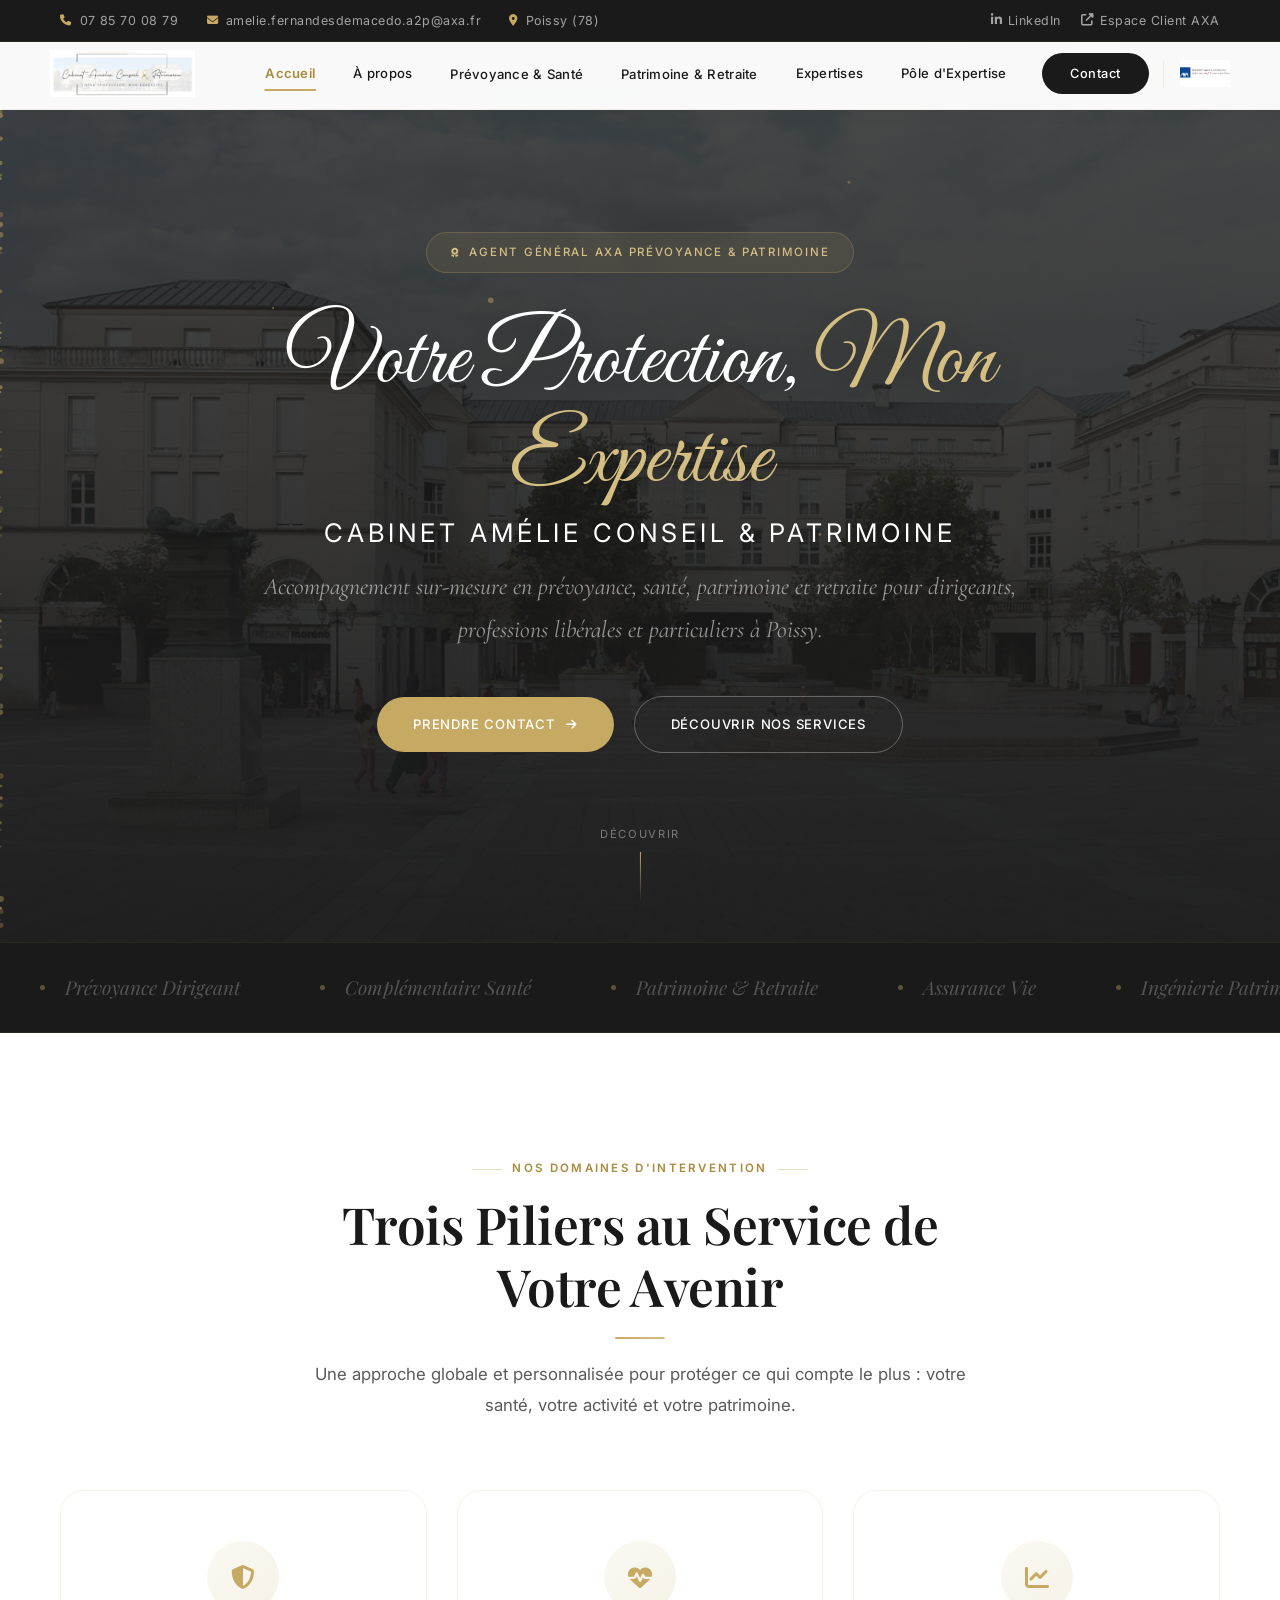
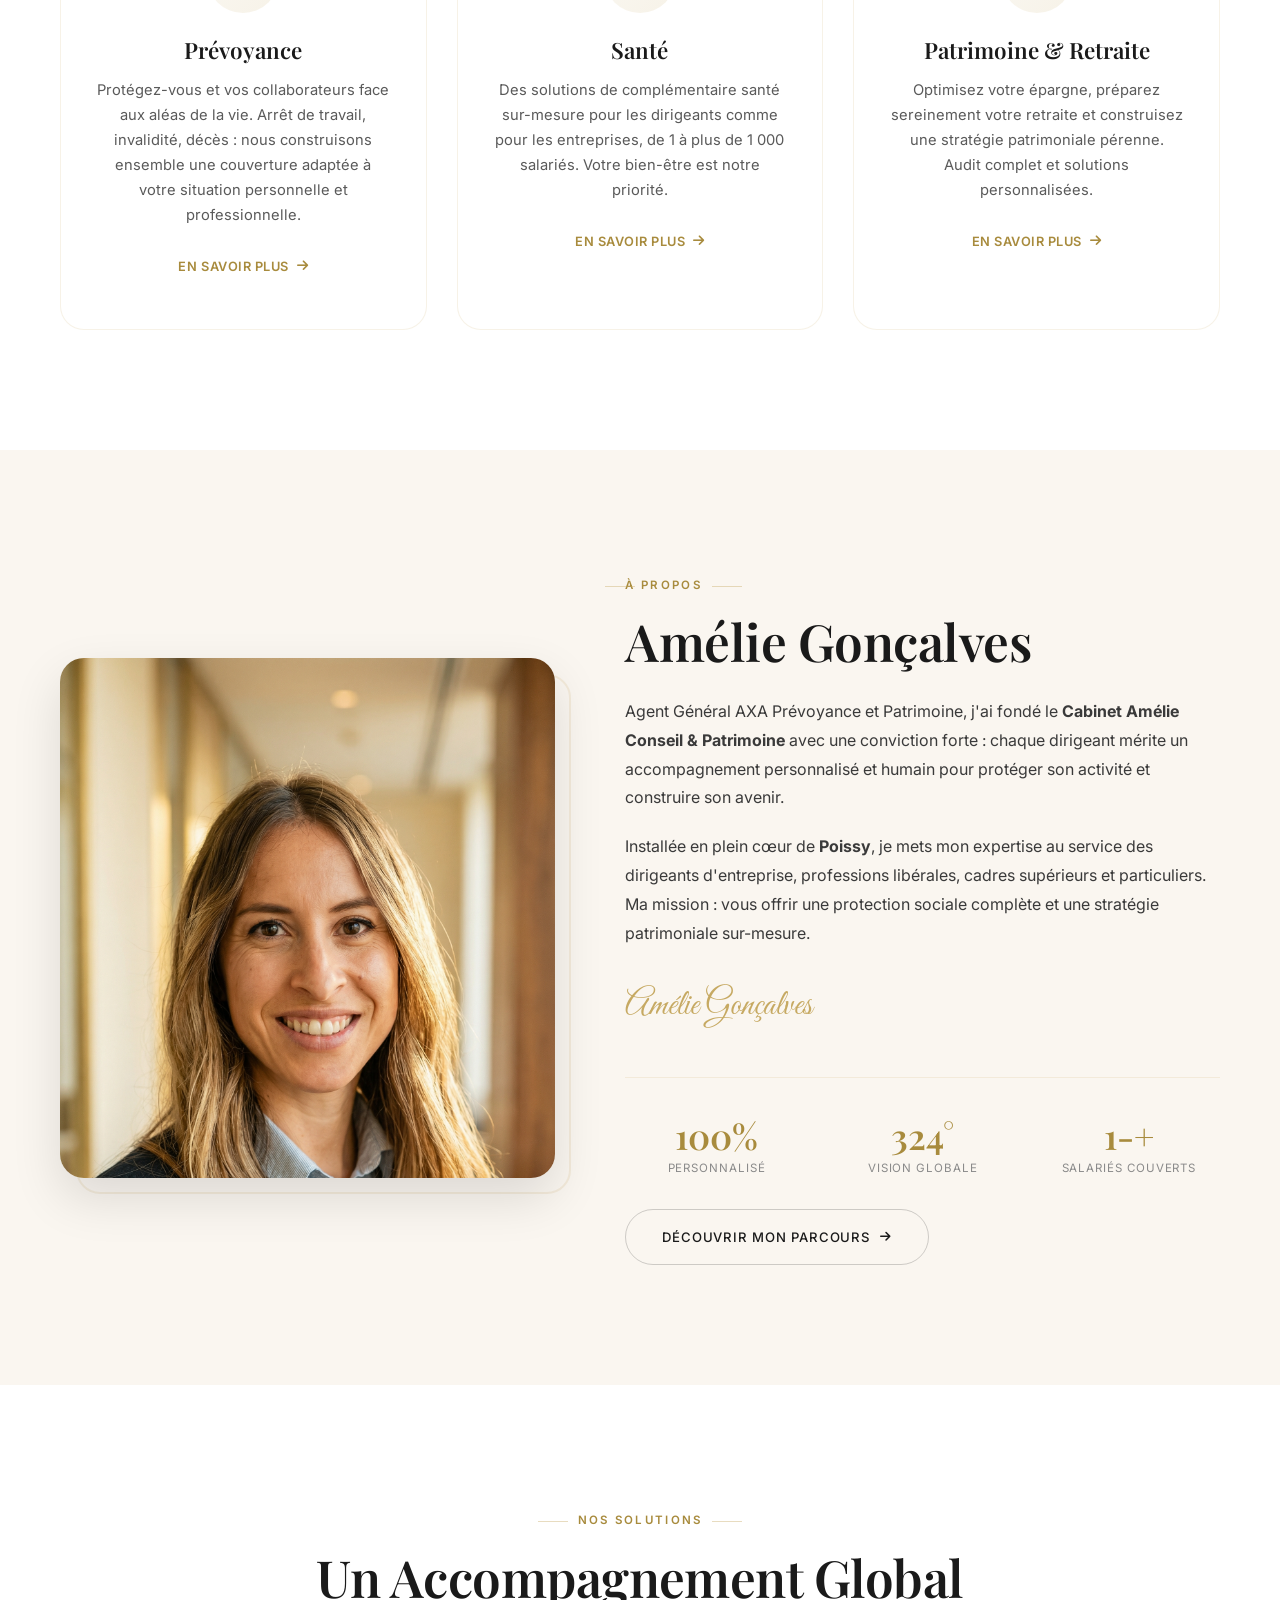
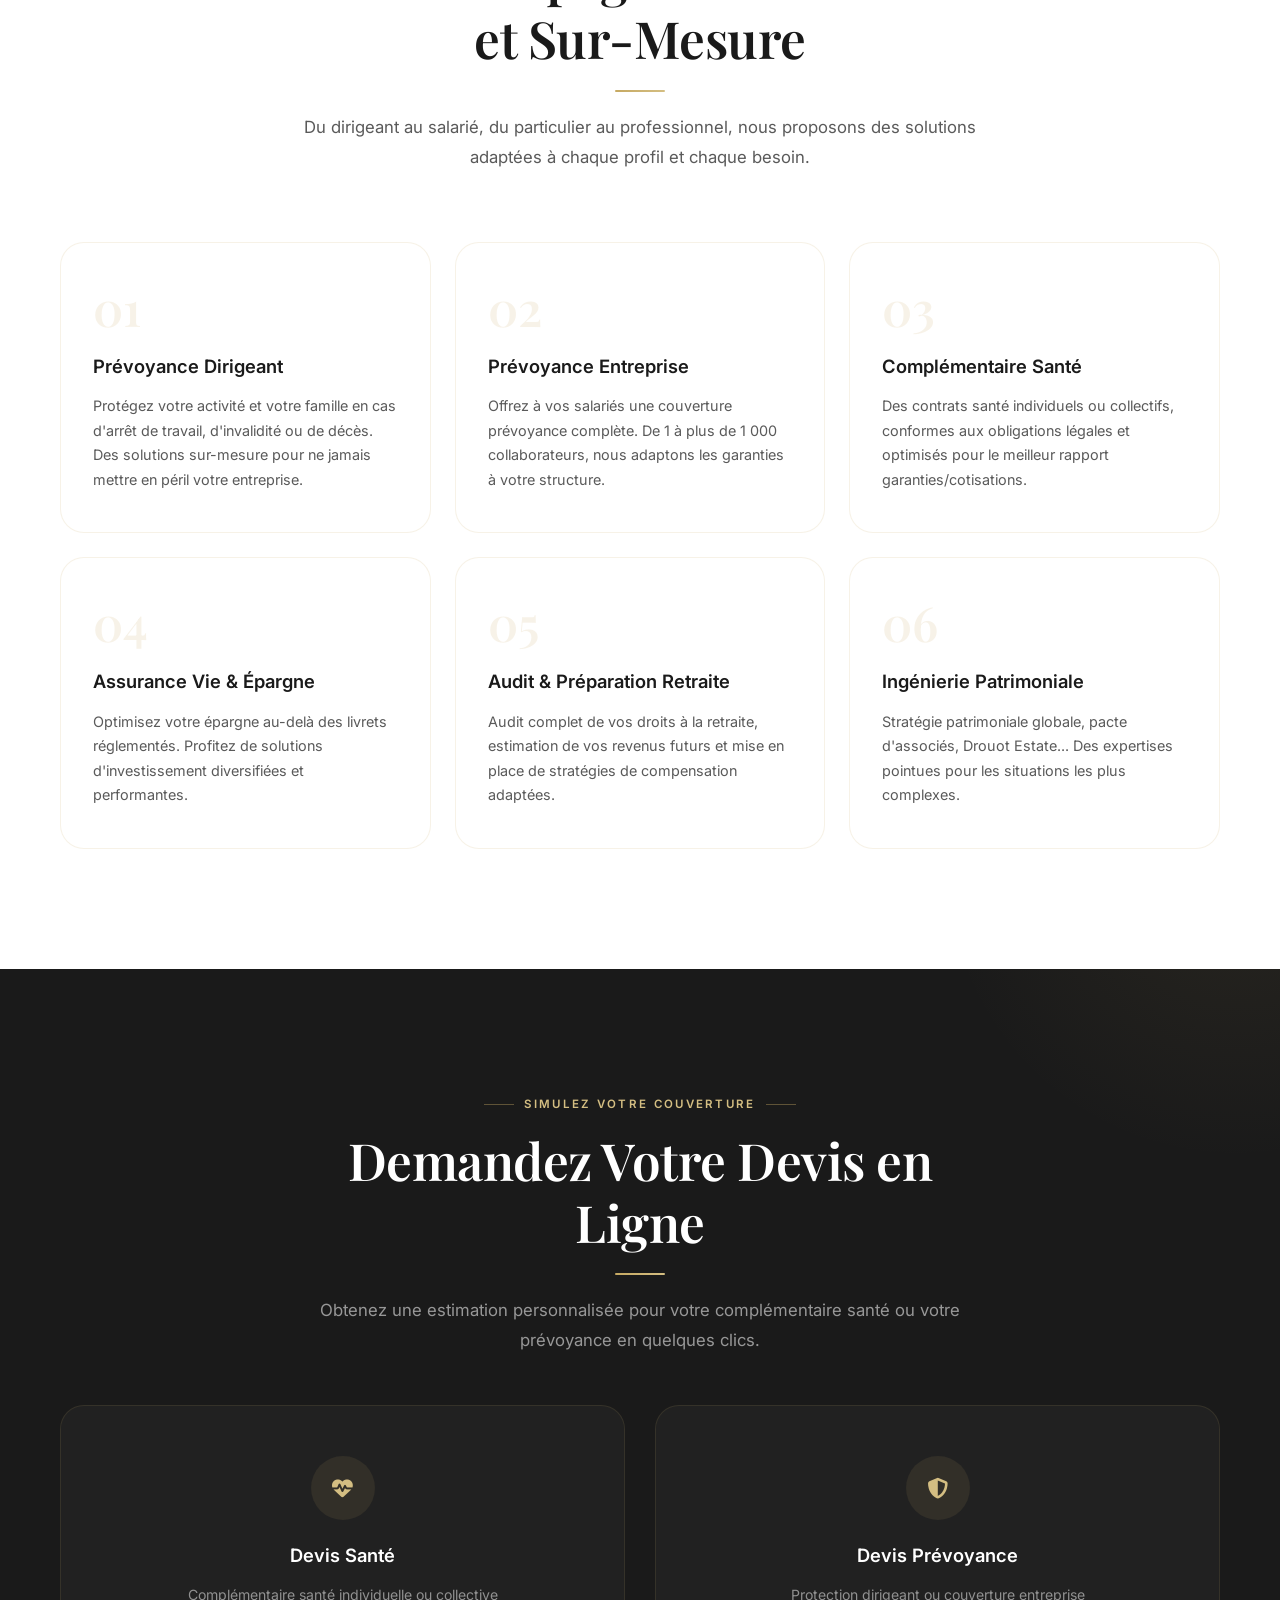
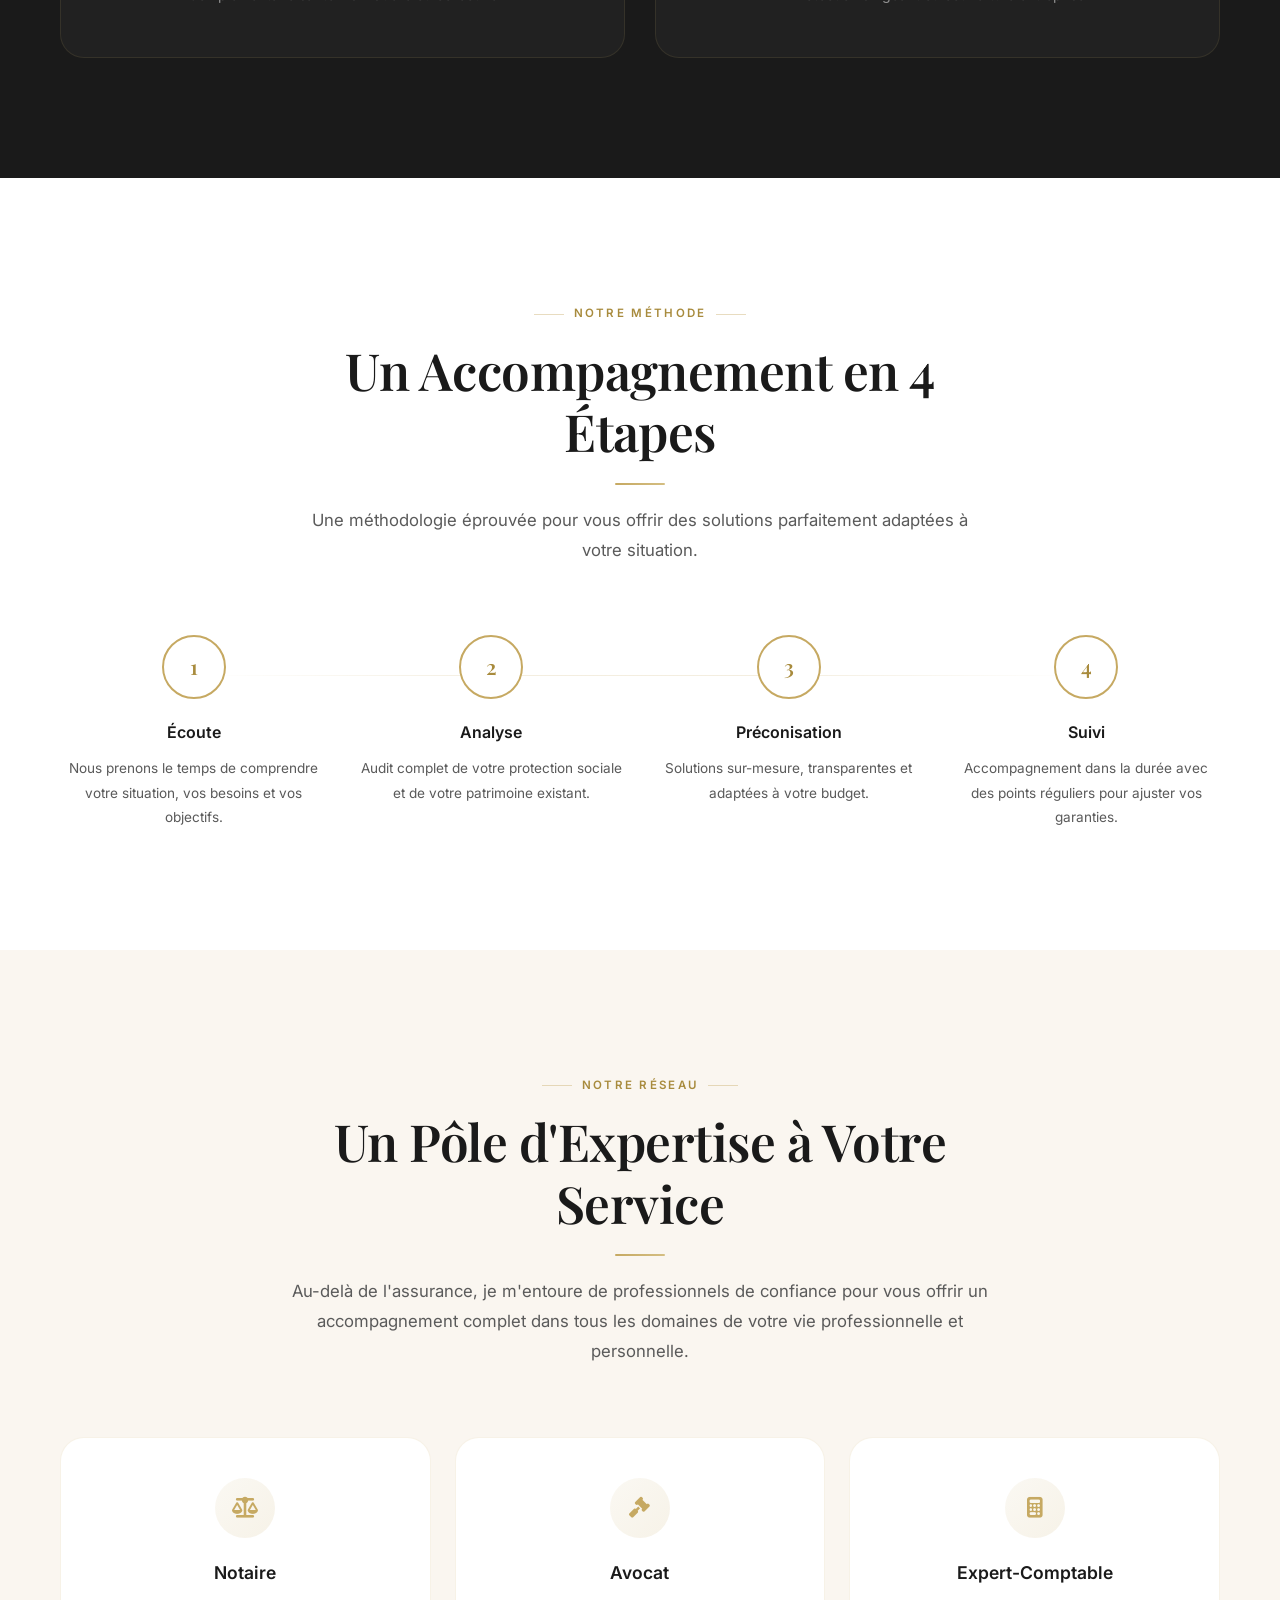
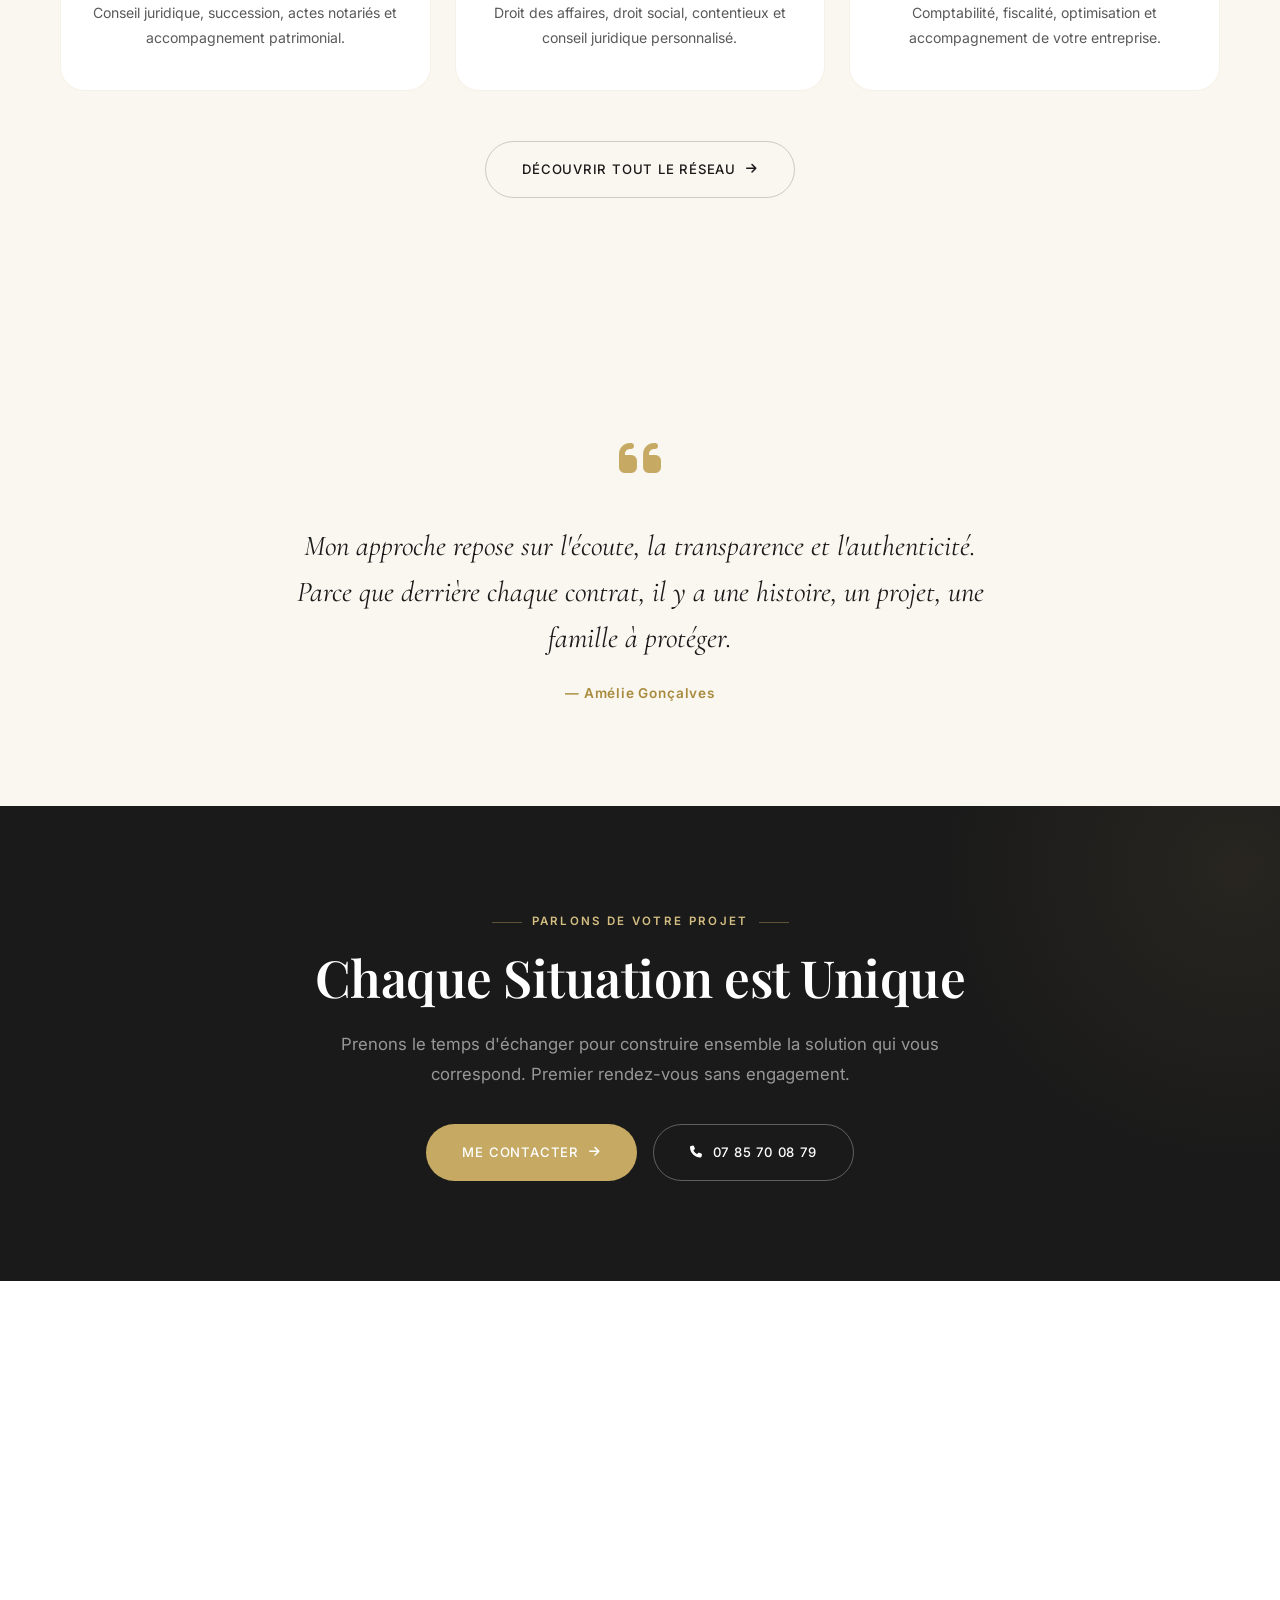
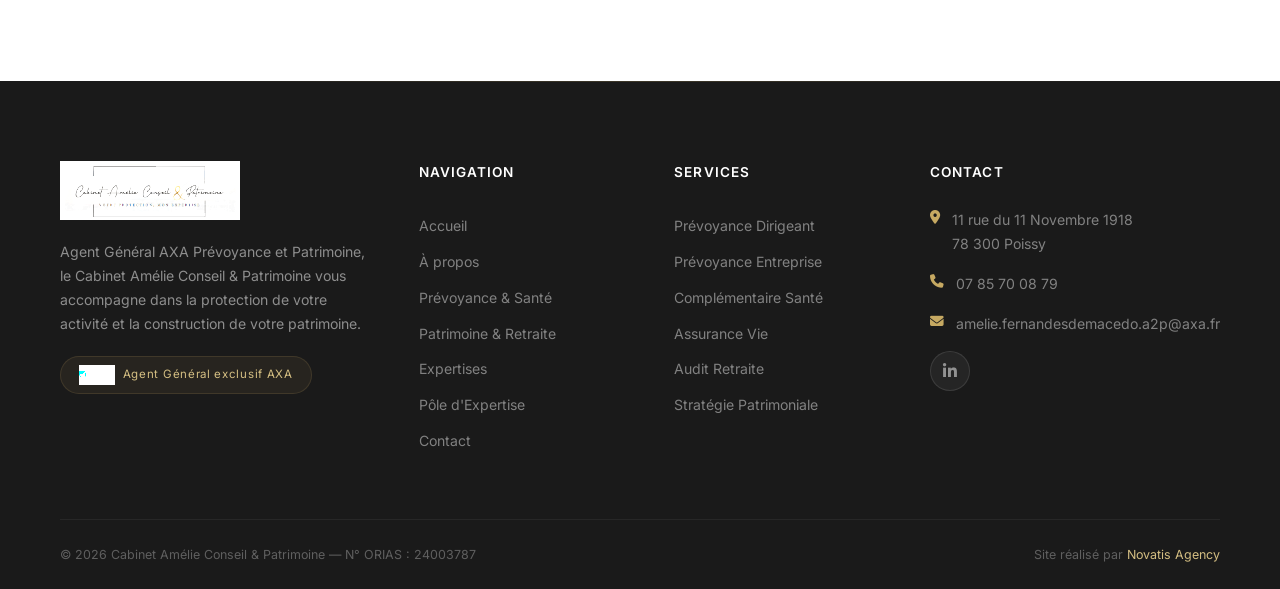
<file: index.html>
<!DOCTYPE html>
<html lang="fr">
<head>
    <meta charset="UTF-8">
    <meta name="viewport" content="width=device-width, initial-scale=1.0">
    <meta name="description" content="Cabinet Amélie Conseil & Patrimoine — Agent Général AXA Prévoyance et Patrimoine à Poissy. Prévoyance, santé, patrimoine et retraite pour dirigeants et entreprises.">
    <title>Cabinet Amélie Conseil & Patrimoine | Prévoyance & Patrimoine à Poissy</title>
    <link rel="stylesheet" href="style.css">
    <link rel="stylesheet" href="https://cdnjs.cloudflare.com/ajax/libs/font-awesome/6.5.1/css/all.min.css">
</head>
<body>

    <!-- Page Loader -->
    <div class="page-loader" id="pageLoader">
        <img src="images/logo.png" alt="Chargement..." class="loader-logo">
        <div class="loader-bar"></div>
    </div>

    <!-- Custom Cursor -->
    <div class="cursor-dot" id="cursorDot"></div>
    <div class="cursor-outline" id="cursorOutline"></div>

    <!-- Top Bar -->
    <div class="top-bar">
        <div class="container">
            <div class="top-bar-left">
                <a href="tel:0785700879"><i class="fas fa-phone"></i> 07 85 70 08 79</a>
                <a href="mailto:amelie.fernandesdemacedo.a2p@axa.fr"><i class="fas fa-envelope"></i> amelie.fernandesdemacedo.a2p@axa.fr</a>
                <span><i class="fas fa-map-marker-alt"></i> Poissy (78)</span>
            </div>
            <div class="top-bar-right">
                <a href="https://www.linkedin.com/in/amelie-fernandes" target="_blank"><i class="fab fa-linkedin-in"></i> LinkedIn</a>
                <a href="#" target="_blank"><i class="fas fa-external-link-alt"></i> Espace Client AXA</a>
            </div>
        </div>
    </div>

    <!-- Header — Clean modern nav with logo + AXA -->
    <header class="header" id="header">
        <div class="nav-wrapper">
            <a href="index.html" class="logo">
                <img src="images/logo.png" alt="Cabinet Amélie Conseil & Patrimoine">
            </a>
            <nav class="nav-menu" id="navMenu">
                <a href="index.html" class="active">Accueil</a>
                <a href="a-propos.html">À propos</a>
                <div class="nav-item">
                    <a href="prevoyance.html">Prévoyance & Santé</a>
                    <div class="dropdown">
                        <a href="prevoyance.html#dirigeant">Prévoyance Dirigeant</a>
                        <a href="prevoyance.html#entreprise">Prévoyance Entreprise</a>
                        <a href="prevoyance.html#sante">Complémentaire Santé</a>
                    </div>
                </div>
                <div class="nav-item">
                    <a href="patrimoine.html">Patrimoine & Retraite</a>
                    <div class="dropdown">
                        <a href="patrimoine.html#assurance-vie">Assurance Vie</a>
                        <a href="patrimoine.html#retraite">Audit Retraite</a>
                        <a href="patrimoine.html#strategie">Stratégie Patrimoniale</a>
                    </div>
                </div>
                <a href="expertises.html">Expertises</a>
                <a href="pole-expertise.html">Pôle d'Expertise</a>
                <a href="contact.html" class="nav-cta">Contact</a>
                <div class="nav-axa">
                    <img src="images/axa-pp-logo.png" alt="AXA Prévoyance & Patrimoine">
                </div>
            </nav>
            <button class="menu-toggle" id="menuToggle">
                <span></span>
                <span></span>
                <span></span>
            </button>
        </div>
    </header>
    <div class="menu-overlay" id="menuOverlay"></div>

    <!-- Hero — Script font, no logo -->
    <section class="hero">
        <div class="hero-bg">
            <img src="images/poissy-place.jpg" alt="Poissy">
        </div>
        <div class="hero-overlay"></div>
        <canvas id="particles-canvas"></canvas>
        <div class="hero-content">
            <div class="hero-badge">
                <i class="fas fa-award"></i> Agent Général AXA Prévoyance & Patrimoine
            </div>
            <div class="hero-script">Votre Protection, <span class="gold">Mon Expertise</span></div>
            <h1>Cabinet Amélie Conseil & Patrimoine</h1>
            <p class="hero-subtitle">Accompagnement sur-mesure en prévoyance, santé, patrimoine et retraite pour dirigeants, professions libérales et particuliers à Poissy.</p>
            <div class="hero-ctas">
                <a href="contact.html" class="btn btn-primary">Prendre Contact <i class="fas fa-arrow-right"></i></a>
                <a href="#services" class="btn btn-outline-light">Découvrir nos services</a>
            </div>
        </div>
        <a href="#services" class="hero-scroll">
            <span>Découvrir</span>
            <div class="scroll-line"></div>
        </a>
    </section>

    <!-- Marquee -->
    <div class="marquee-section">
        <div class="marquee-track">
            <div class="marquee-item"><span class="dot"></span>Prévoyance Dirigeant</div>
            <div class="marquee-item"><span class="dot"></span>Complémentaire Santé</div>
            <div class="marquee-item"><span class="dot"></span>Patrimoine & Retraite</div>
            <div class="marquee-item"><span class="dot"></span>Assurance Vie</div>
            <div class="marquee-item"><span class="dot"></span>Ingénierie Patrimoniale</div>
            <div class="marquee-item"><span class="dot"></span>Prévoyance Entreprise</div>
            <div class="marquee-item"><span class="dot"></span>Audit Retraite</div>
            <div class="marquee-item"><span class="dot"></span>Pacte d'Associés</div>
            <div class="marquee-item"><span class="dot"></span>Prévoyance Dirigeant</div>
            <div class="marquee-item"><span class="dot"></span>Complémentaire Santé</div>
            <div class="marquee-item"><span class="dot"></span>Patrimoine & Retraite</div>
            <div class="marquee-item"><span class="dot"></span>Assurance Vie</div>
            <div class="marquee-item"><span class="dot"></span>Ingénierie Patrimoniale</div>
            <div class="marquee-item"><span class="dot"></span>Prévoyance Entreprise</div>
            <div class="marquee-item"><span class="dot"></span>Audit Retraite</div>
            <div class="marquee-item"><span class="dot"></span>Pacte d'Associés</div>
        </div>
    </div>

    <!-- 3 Piliers -->
    <section class="section" id="services">
        <div class="container">
            <div class="section-header reveal">
                <span class="section-label">Nos domaines d'intervention</span>
                <h2>Trois Piliers au Service de Votre Avenir</h2>
                <div class="section-line"></div>
                <p>Une approche globale et personnalisée pour protéger ce qui compte le plus : votre santé, votre activité et votre patrimoine.</p>
            </div>
            <div class="pillars-grid">
                <div class="pillar-card reveal">
                    <div class="pillar-icon"><i class="fas fa-shield-alt"></i></div>
                    <h3>Prévoyance</h3>
                    <p>Protégez-vous et vos collaborateurs face aux aléas de la vie. Arrêt de travail, invalidité, décès : nous construisons ensemble une couverture adaptée à votre situation personnelle et professionnelle.</p>
                    <a href="prevoyance.html" class="pillar-link">En savoir plus <i class="fas fa-arrow-right"></i></a>
                </div>
                <div class="pillar-card reveal">
                    <div class="pillar-icon"><i class="fas fa-heartbeat"></i></div>
                    <h3>Santé</h3>
                    <p>Des solutions de complémentaire santé sur-mesure pour les dirigeants comme pour les entreprises, de 1 à plus de 1 000 salariés. Votre bien-être est notre priorité.</p>
                    <a href="prevoyance.html#sante" class="pillar-link">En savoir plus <i class="fas fa-arrow-right"></i></a>
                </div>
                <div class="pillar-card reveal">
                    <div class="pillar-icon"><i class="fas fa-chart-line"></i></div>
                    <h3>Patrimoine & Retraite</h3>
                    <p>Optimisez votre épargne, préparez sereinement votre retraite et construisez une stratégie patrimoniale pérenne. Audit complet et solutions personnalisées.</p>
                    <a href="patrimoine.html" class="pillar-link">En savoir plus <i class="fas fa-arrow-right"></i></a>
                </div>
            </div>
        </div>
    </section>

    <!-- About Preview — Photo d'Amélie à côté du texte -->
    <section class="section section-cream">
        <div class="container">
            <div class="about-grid">
                <div class="about-image reveal-left">
                    <img src="images/amelie-optimized.png" alt="Amélie Gonçalves — Agent Général AXA">
                </div>
                <div class="about-content reveal-right">
                    <span class="section-label" style="text-align:left;padding-left:0">À propos</span>
                    <h2>Amélie Gonçalves</h2>
                    <p>Agent Général AXA Prévoyance et Patrimoine, j'ai fondé le <strong>Cabinet Amélie Conseil & Patrimoine</strong> avec une conviction forte : chaque dirigeant mérite un accompagnement personnalisé et humain pour protéger son activité et construire son avenir.</p>
                    <p>Installée en plein cœur de <strong>Poissy</strong>, je mets mon expertise au service des dirigeants d'entreprise, professions libérales, cadres supérieurs et particuliers. Ma mission : vous offrir une protection sociale complète et une stratégie patrimoniale sur-mesure.</p>
                    <div class="about-signature">Amélie Gonçalves</div>
                    <div class="about-stats">
                        <div class="about-stat">
                            <div class="about-stat-number" data-target="100%">100%</div>
                            <div class="about-stat-label">Personnalisé</div>
                        </div>
                        <div class="about-stat">
                            <div class="about-stat-number" data-target="360°">360°</div>
                            <div class="about-stat-label">Vision globale</div>
                        </div>
                        <div class="about-stat">
                            <div class="about-stat-number" data-target="1-1000+">1-1000+</div>
                            <div class="about-stat-label">Salariés couverts</div>
                        </div>
                    </div>
                    <div style="margin-top:30px;">
                        <a href="a-propos.html" class="btn btn-outline-dark">Découvrir mon parcours <i class="fas fa-arrow-right"></i></a>
                    </div>
                </div>
            </div>
        </div>
    </section>

    <!-- Services détaillés -->
    <section class="section" id="detail-services">
        <div class="container">
            <div class="section-header reveal">
                <span class="section-label">Nos solutions</span>
                <h2>Un Accompagnement Global et Sur-Mesure</h2>
                <div class="section-line"></div>
                <p>Du dirigeant au salarié, du particulier au professionnel, nous proposons des solutions adaptées à chaque profil et chaque besoin.</p>
            </div>
            <div class="services-grid">
                <div class="service-card reveal">
                    <div class="service-number">01</div>
                    <h4>Prévoyance Dirigeant</h4>
                    <p>Protégez votre activité et votre famille en cas d'arrêt de travail, d'invalidité ou de décès. Des solutions sur-mesure pour ne jamais mettre en péril votre entreprise.</p>
                </div>
                <div class="service-card reveal">
                    <div class="service-number">02</div>
                    <h4>Prévoyance Entreprise</h4>
                    <p>Offrez à vos salariés une couverture prévoyance complète. De 1 à plus de 1 000 collaborateurs, nous adaptons les garanties à votre structure.</p>
                </div>
                <div class="service-card reveal">
                    <div class="service-number">03</div>
                    <h4>Complémentaire Santé</h4>
                    <p>Des contrats santé individuels ou collectifs, conformes aux obligations légales et optimisés pour le meilleur rapport garanties/cotisations.</p>
                </div>
                <div class="service-card reveal">
                    <div class="service-number">04</div>
                    <h4>Assurance Vie & Épargne</h4>
                    <p>Optimisez votre épargne au-delà des livrets réglementés. Profitez de solutions d'investissement diversifiées et performantes.</p>
                </div>
                <div class="service-card reveal">
                    <div class="service-number">05</div>
                    <h4>Audit & Préparation Retraite</h4>
                    <p>Audit complet de vos droits à la retraite, estimation de vos revenus futurs et mise en place de stratégies de compensation adaptées.</p>
                </div>
                <div class="service-card reveal">
                    <div class="service-number">06</div>
                    <h4>Ingénierie Patrimoniale</h4>
                    <p>Stratégie patrimoniale globale, pacte d'associés, Drouot Estate... Des expertises pointues pour les situations les plus complexes.</p>
                </div>
            </div>
        </div>
    </section>

    <!-- Devis en ligne CTA -->
    <section class="cta-section">
        <div class="container">
            <div class="section-header reveal" style="margin-bottom:50px;">
                <span class="section-label" style="color:var(--gold-light)">Simulez votre couverture</span>
                <h2 style="color:var(--white)">Demandez Votre Devis en Ligne</h2>
                <div class="section-line"></div>
                <p style="color:rgba(255,255,255,.55)">Obtenez une estimation personnalisée pour votre complémentaire santé ou votre prévoyance en quelques clics.</p>
            </div>
            <div class="cta-grid reveal">
                <a href="contact.html?type=sante" class="cta-card">
                    <div class="cta-card-icon"><i class="fas fa-heartbeat"></i></div>
                    <h4>Devis Santé</h4>
                    <p>Complémentaire santé individuelle ou collective</p>
                </a>
                <a href="contact.html?type=prevoyance" class="cta-card">
                    <div class="cta-card-icon"><i class="fas fa-shield-alt"></i></div>
                    <h4>Devis Prévoyance</h4>
                    <p>Protection dirigeant ou couverture entreprise</p>
                </a>
            </div>
        </div>
    </section>

    <!-- Approche / Process -->
    <section class="section">
        <div class="container">
            <div class="section-header reveal">
                <span class="section-label">Notre méthode</span>
                <h2>Un Accompagnement en 4 Étapes</h2>
                <div class="section-line"></div>
                <p>Une méthodologie éprouvée pour vous offrir des solutions parfaitement adaptées à votre situation.</p>
            </div>
            <div class="process-grid">
                <div class="process-step reveal">
                    <div class="process-number">1</div>
                    <h4>Écoute</h4>
                    <p>Nous prenons le temps de comprendre votre situation, vos besoins et vos objectifs.</p>
                </div>
                <div class="process-step reveal">
                    <div class="process-number">2</div>
                    <h4>Analyse</h4>
                    <p>Audit complet de votre protection sociale et de votre patrimoine existant.</p>
                </div>
                <div class="process-step reveal">
                    <div class="process-number">3</div>
                    <h4>Préconisation</h4>
                    <p>Solutions sur-mesure, transparentes et adaptées à votre budget.</p>
                </div>
                <div class="process-step reveal">
                    <div class="process-number">4</div>
                    <h4>Suivi</h4>
                    <p>Accompagnement dans la durée avec des points réguliers pour ajuster vos garanties.</p>
                </div>
            </div>
        </div>
    </section>

    <!-- Pôle d'expertise preview -->
    <section class="section section-cream">
        <div class="container">
            <div class="section-header reveal">
                <span class="section-label">Notre réseau</span>
                <h2>Un Pôle d'Expertise à Votre Service</h2>
                <div class="section-line"></div>
                <p>Au-delà de l'assurance, je m'entoure de professionnels de confiance pour vous offrir un accompagnement complet dans tous les domaines de votre vie professionnelle et personnelle.</p>
            </div>
            <div class="partners-grid">
                <div class="partner-card reveal">
                    <div class="partner-icon"><i class="fas fa-balance-scale"></i></div>
                    <h4>Notaire</h4>
                    <p>Conseil juridique, succession, actes notariés et accompagnement patrimonial.</p>
                </div>
                <div class="partner-card reveal">
                    <div class="partner-icon"><i class="fas fa-gavel"></i></div>
                    <h4>Avocat</h4>
                    <p>Droit des affaires, droit social, contentieux et conseil juridique personnalisé.</p>
                </div>
                <div class="partner-card reveal">
                    <div class="partner-icon"><i class="fas fa-calculator"></i></div>
                    <h4>Expert-Comptable</h4>
                    <p>Comptabilité, fiscalité, optimisation et accompagnement de votre entreprise.</p>
                </div>
            </div>
            <div style="text-align:center;margin-top:50px;" class="reveal">
                <a href="pole-expertise.html" class="btn btn-outline-dark">Découvrir tout le réseau <i class="fas fa-arrow-right"></i></a>
            </div>
        </div>
    </section>

    <!-- Quote -->
    <section class="quote-section">
        <div class="quote-icon reveal"><i class="fas fa-quote-left"></i></div>
        <p class="quote-text reveal">Mon approche repose sur l'écoute, la transparence et l'authenticité. Parce que derrière chaque contrat, il y a une histoire, un projet, une famille à protéger.</p>
        <p class="quote-author reveal">— Amélie Gonçalves</p>
    </section>

    <!-- CTA Contact -->
    <section class="cta-section" style="padding:100px 0;">
        <div class="container" style="text-align:center;">
            <div class="reveal">
                <span class="section-label" style="color:var(--gold-light)">Parlons de votre projet</span>
                <h2 style="color:var(--white);margin-bottom:20px;">Chaque Situation est Unique</h2>
                <p style="max-width:600px;margin:0 auto 35px;color:rgba(255,255,255,.55);font-size:1.05rem;">Prenons le temps d'échanger pour construire ensemble la solution qui vous correspond. Premier rendez-vous sans engagement.</p>
                <div style="display:flex;gap:16px;justify-content:center;flex-wrap:wrap;">
                    <a href="contact.html" class="btn btn-primary">Me Contacter <i class="fas fa-arrow-right"></i></a>
                    <a href="tel:0785700879" class="btn btn-outline-light"><i class="fas fa-phone"></i> 07 85 70 08 79</a>
                </div>
            </div>
        </div>
    </section>

    <!-- Map -->
    <div class="map-section">
        <iframe src="https://www.google.com/maps/embed?pb=!1m18!1m12!1m3!1d2621.8!2d2.0469!3d48.9297!2m3!1f0!2f0!3f0!3m2!1i1024!2i768!4f13.1!3m3!1m2!1s0x47e6883c8e5e3b7d%3A0x4b6c8e3e3e3e3e3e!2s11+Rue+du+11+Novembre+1918%2C+78300+Poissy!5e0!3m2!1sfr!2sfr!4v1" allowfullscreen="" loading="lazy"></iframe>
    </div>

    <!-- Footer -->
    <footer class="footer">
        <div class="container">
            <div class="footer-grid">
                <div class="footer-about">
                    <img src="images/logo.png" alt="Cabinet Amélie Conseil & Patrimoine" class="footer-logo">
                    <p>Agent Général AXA Prévoyance et Patrimoine, le Cabinet Amélie Conseil & Patrimoine vous accompagne dans la protection de votre activité et la construction de votre patrimoine.</p>
                    <div class="axa-badge">
                        <img src="images/axa-pp-logo.png" alt="AXA"> Agent Général exclusif AXA
                    </div>
                </div>
                <div class="footer-links">
                    <h4>Navigation</h4>
                    <a href="index.html">Accueil</a>
                    <a href="a-propos.html">À propos</a>
                    <a href="prevoyance.html">Prévoyance & Santé</a>
                    <a href="patrimoine.html">Patrimoine & Retraite</a>
                    <a href="expertises.html">Expertises</a>
                    <a href="pole-expertise.html">Pôle d'Expertise</a>
                    <a href="contact.html">Contact</a>
                </div>
                <div class="footer-links">
                    <h4>Services</h4>
                    <a href="prevoyance.html#dirigeant">Prévoyance Dirigeant</a>
                    <a href="prevoyance.html#entreprise">Prévoyance Entreprise</a>
                    <a href="prevoyance.html#sante">Complémentaire Santé</a>
                    <a href="patrimoine.html#assurance-vie">Assurance Vie</a>
                    <a href="patrimoine.html#retraite">Audit Retraite</a>
                    <a href="patrimoine.html#strategie">Stratégie Patrimoniale</a>
                </div>
                <div>
                    <h4>Contact</h4>
                    <div class="footer-contact-item">
                        <i class="fas fa-map-marker-alt"></i>
                        <span>11 rue du 11 Novembre 1918<br>78 300 Poissy</span>
                    </div>
                    <div class="footer-contact-item">
                        <i class="fas fa-phone"></i>
                        <span><a href="tel:0785700879">07 85 70 08 79</a></span>
                    </div>
                    <div class="footer-contact-item">
                        <i class="fas fa-envelope"></i>
                        <span><a href="mailto:amelie.fernandesdemacedo.a2p@axa.fr">amelie.fernandesdemacedo.a2p@axa.fr</a></span>
                    </div>
                    <div class="footer-social" style="margin-top:16px;">
                        <a href="https://www.linkedin.com/in/amelie-fernandes" target="_blank" title="LinkedIn"><i class="fab fa-linkedin-in"></i></a>
                    </div>
                </div>
            </div>
            <div class="footer-bottom">
                <span>&copy; 2026 Cabinet Amélie Conseil & Patrimoine — N° ORIAS : 24003787</span>
                <span>Site réalisé par <a href="https://novatis.agency" target="_blank">Novatis Agency</a></span>
            </div>
        </div>
    </footer>

    <!-- Scroll to top -->
    <button class="scroll-top" id="scrollTop"><i class="fas fa-chevron-up"></i></button>

    <script src="script.js"></script>
</body>
</html>
</file>
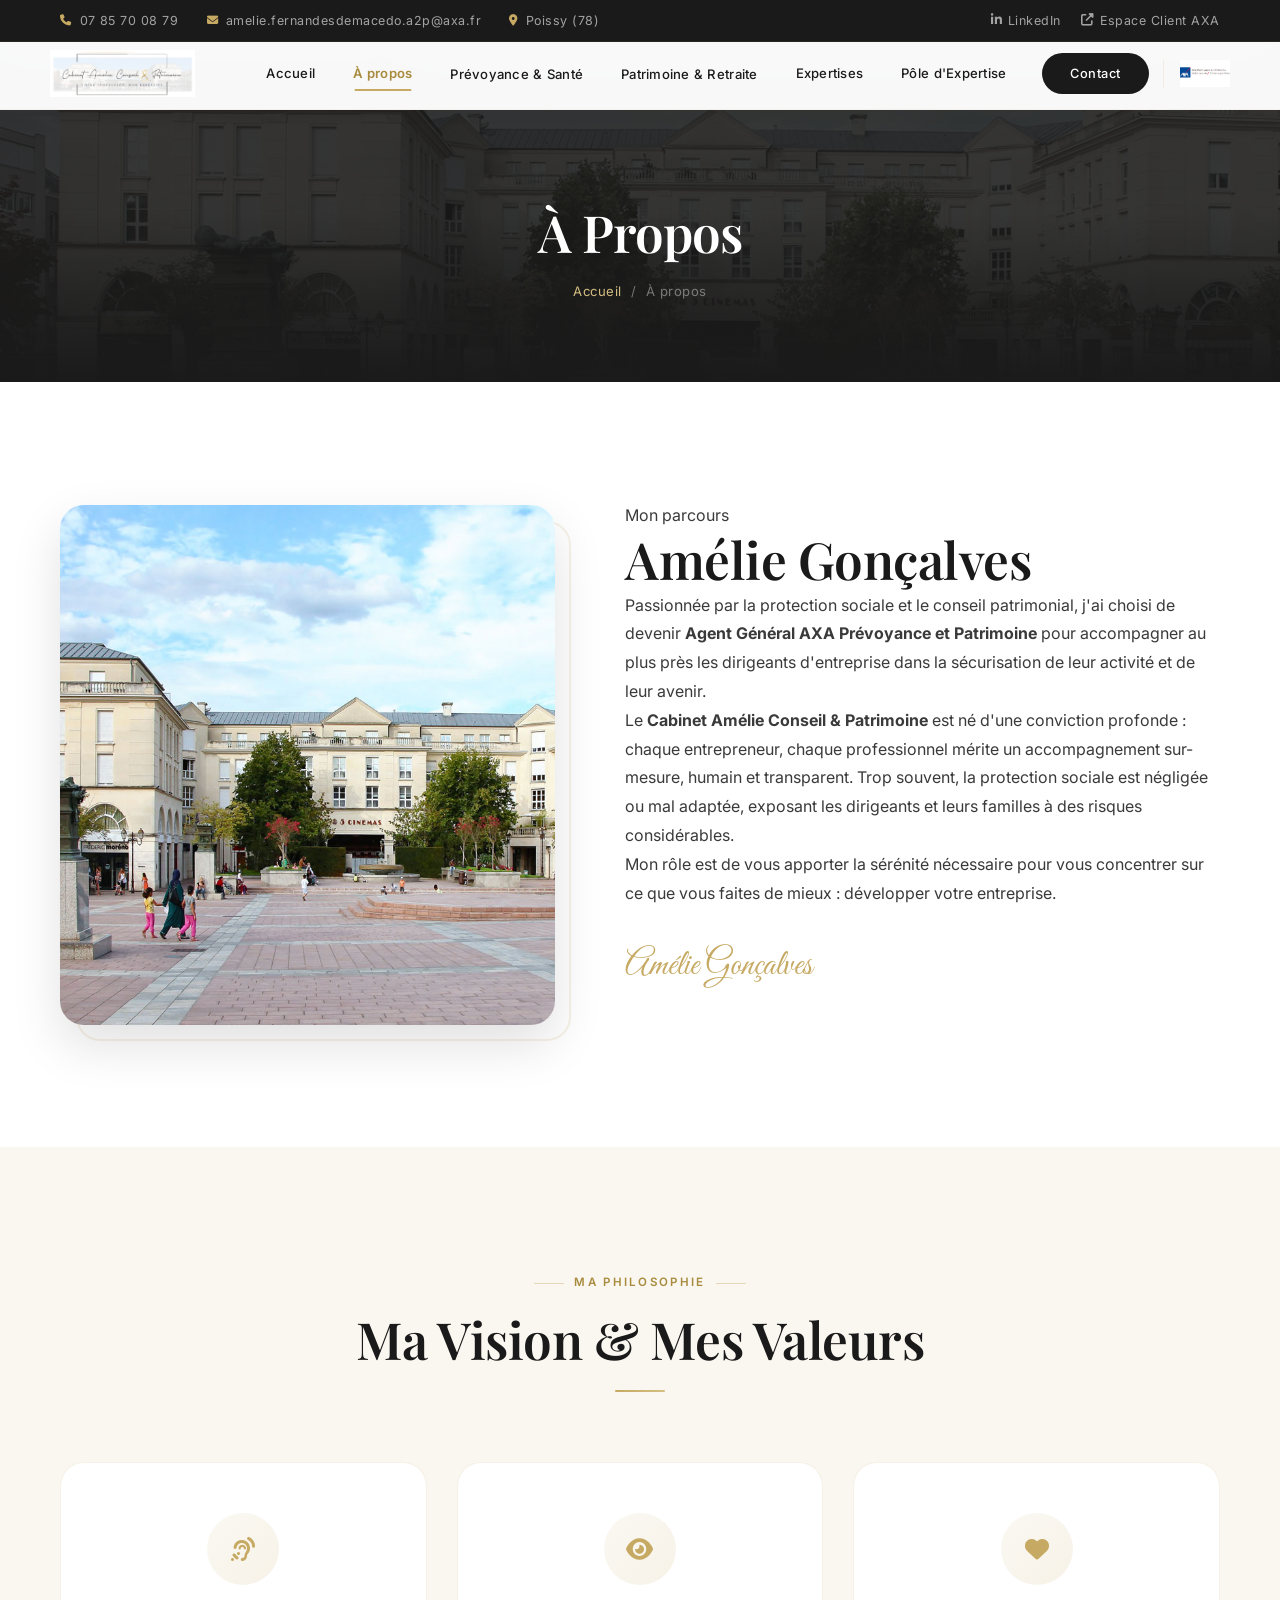
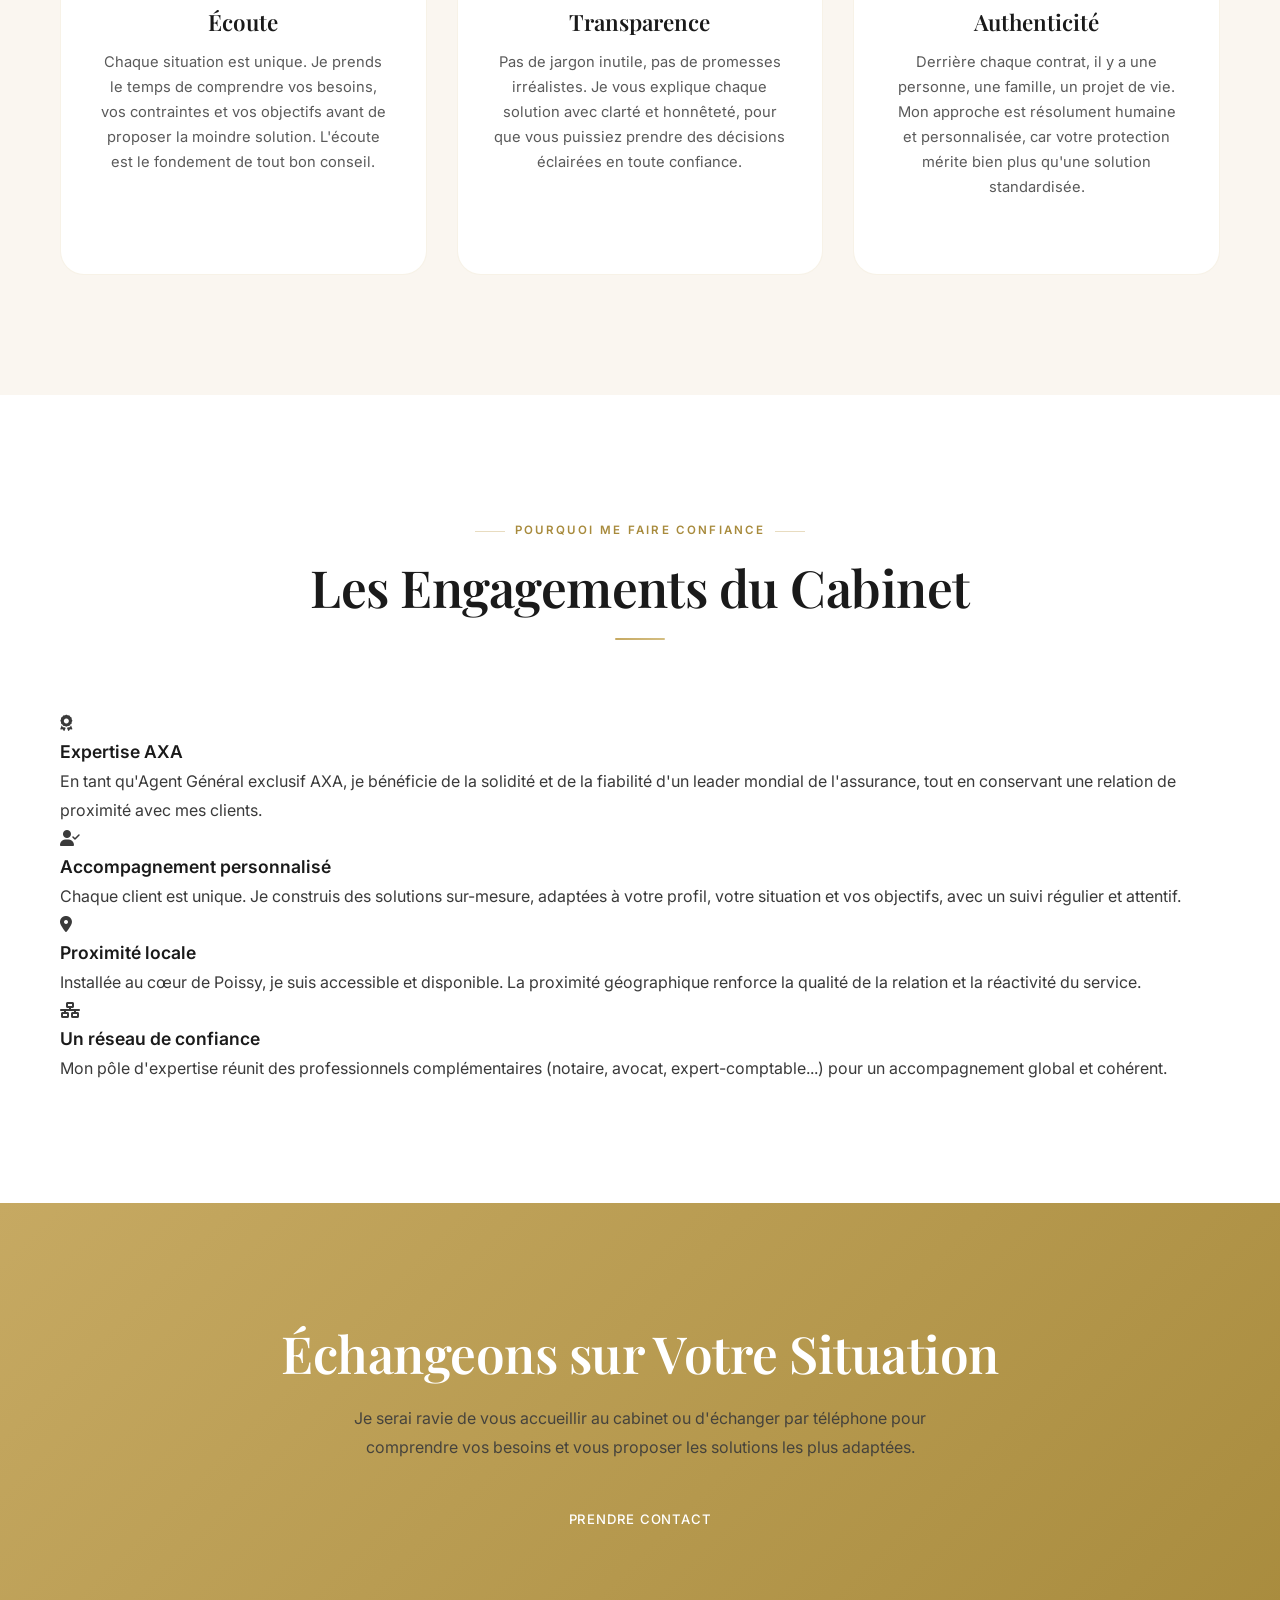
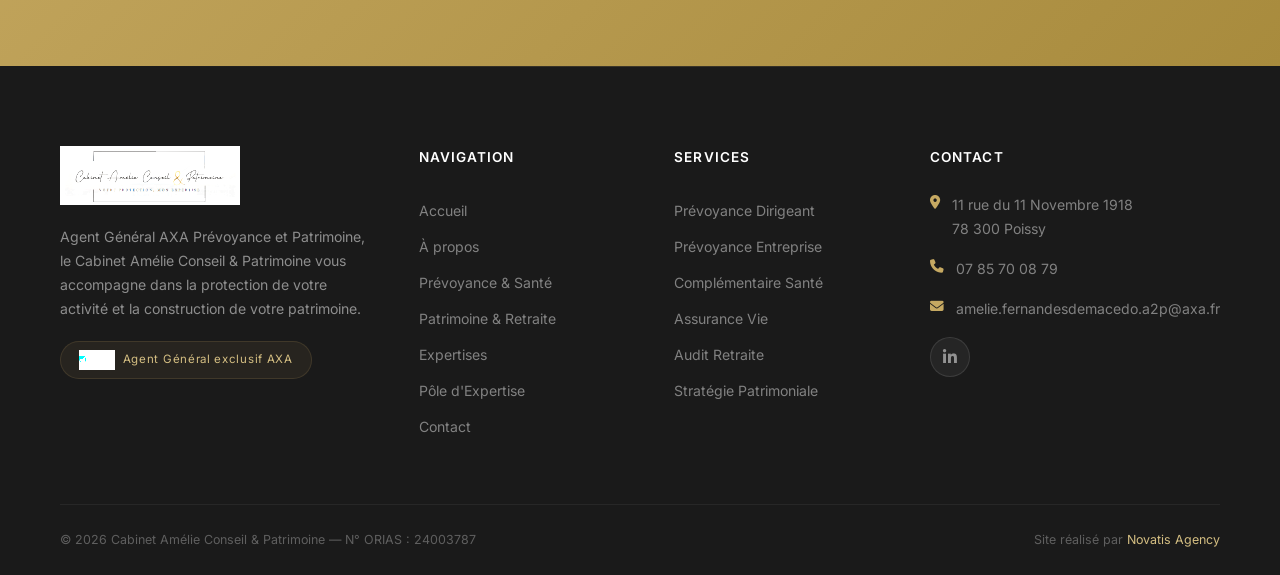
<file: a-propos.html>
<!DOCTYPE html>
<html lang="fr">
<head>
    <meta charset="UTF-8">
    <meta name="viewport" content="width=device-width, initial-scale=1.0">
    <meta name="description" content="Découvrez le parcours d'Amélie Gonçalves, Agent Général AXA Prévoyance et Patrimoine à Poissy.">
    <title>À propos | Cabinet Amélie Conseil & Patrimoine</title>
    <link rel="stylesheet" href="style.css">
    <link rel="stylesheet" href="https://cdnjs.cloudflare.com/ajax/libs/font-awesome/6.5.1/css/all.min.css">
</head>
<body>

    <!-- Page Loader -->
    <div class="page-loader" id="pageLoader">
        <img src="images/logo.png" alt="Chargement..." class="loader-logo">
        <div class="loader-bar"></div>
    </div>

    <!-- Custom Cursor -->
    <div class="cursor-dot" id="cursorDot"></div>
    <div class="cursor-outline" id="cursorOutline"></div>

    <!-- Top Bar -->
    <div class="top-bar">
        <div class="container">
            <div class="top-bar-left">
                <a href="tel:0785700879"><i class="fas fa-phone"></i> 07 85 70 08 79</a>
                <a href="mailto:amelie.fernandesdemacedo.a2p@axa.fr"><i class="fas fa-envelope"></i> amelie.fernandesdemacedo.a2p@axa.fr</a>
                <span><i class="fas fa-map-marker-alt"></i> Poissy (78)</span>
            </div>
            <div class="top-bar-right">
                <a href="https://www.linkedin.com/in/amelie-fernandes" target="_blank"><i class="fab fa-linkedin-in"></i> LinkedIn</a>
                <a href="#" target="_blank"><i class="fas fa-external-link-alt"></i> Espace Client AXA</a>
            </div>
        </div>
    </div>

    <!-- Header -->
    <header class="header" id="header">
        <div class="nav-wrapper">
            <a href="index.html" class="logo">
                <img src="images/logo.png" alt="Cabinet Amélie Conseil & Patrimoine">
            </a>
            <nav class="nav-menu" id="navMenu">
                <a href="index.html">Accueil</a>
                <a href="a-propos.html" class="active">À propos</a>
                <div class="nav-item">
                    <a href="prevoyance.html">Prévoyance & Santé</a>
                    <div class="dropdown">
                        <a href="prevoyance.html#dirigeant">Prévoyance Dirigeant</a>
                        <a href="prevoyance.html#entreprise">Prévoyance Entreprise</a>
                        <a href="prevoyance.html#sante">Complémentaire Santé</a>
                    </div>
                </div>
                <div class="nav-item">
                    <a href="patrimoine.html">Patrimoine & Retraite</a>
                    <div class="dropdown">
                        <a href="patrimoine.html#assurance-vie">Assurance Vie</a>
                        <a href="patrimoine.html#retraite">Audit Retraite</a>
                        <a href="patrimoine.html#strategie">Stratégie Patrimoniale</a>
                    </div>
                </div>
                <a href="expertises.html">Expertises</a>
                <a href="pole-expertise.html">Pôle d'Expertise</a>
                <a href="contact.html" class="nav-cta">Contact</a>
                <div class="nav-axa">
                    <img src="images/axa-pp-logo.png" alt="AXA Prévoyance & Patrimoine">
                </div>
            </nav>
            <button class="menu-toggle" id="menuToggle">
                <span></span>
                <span></span>
                <span></span>
            </button>
        </div>
    </header>
    <div class="menu-overlay" id="menuOverlay"></div>

<!-- Page Header -->
    <section class="page-header">
        <div class="container">
            <h1>À Propos</h1>
            <div class="breadcrumb">
                <a href="index.html">Accueil</a> &nbsp;/&nbsp; À propos
            </div>
            <div class="page-line"></div>
        </div>
    </section>

    <!-- About Content -->
    <section class="section">
        <div class="container">
            <div class="about-grid">
                <div class="about-image reveal">
                    <img src="images/poissy-place.jpg" alt="Poissy - Cabinet Amélie Conseil & Patrimoine">
                </div>
                <div class="about-text reveal">
                    <span class="about-label">Mon parcours</span>
                    <h2>Amélie Gonçalves</h2>
                    <p>Passionnée par la protection sociale et le conseil patrimonial, j'ai choisi de devenir <strong>Agent Général AXA Prévoyance et Patrimoine</strong> pour accompagner au plus près les dirigeants d'entreprise dans la sécurisation de leur activité et de leur avenir.</p>
                    <p>Le <strong>Cabinet Amélie Conseil & Patrimoine</strong> est né d'une conviction profonde : chaque entrepreneur, chaque professionnel mérite un accompagnement sur-mesure, humain et transparent. Trop souvent, la protection sociale est négligée ou mal adaptée, exposant les dirigeants et leurs familles à des risques considérables.</p>
                    <p>Mon rôle est de vous apporter la sérénité nécessaire pour vous concentrer sur ce que vous faites de mieux : développer votre entreprise.</p>
                    <div class="about-signature">Amélie Gonçalves</div>
                </div>
            </div>
        </div>
    </section>

    <!-- Vision & Values -->
    <section class="section section-alt">
        <div class="container">
            <div class="section-header reveal">
                <span class="section-label">Ma philosophie</span>
                <h2>Ma Vision & Mes Valeurs</h2>
                <div class="section-line"></div>
            </div>
            <div class="pillars-grid">
                <div class="pillar-card reveal">
                    <div class="pillar-icon"><i class="fas fa-ear-listen"></i></div>
                    <h3>Écoute</h3>
                    <p>Chaque situation est unique. Je prends le temps de comprendre vos besoins, vos contraintes et vos objectifs avant de proposer la moindre solution. L'écoute est le fondement de tout bon conseil.</p>
                </div>
                <div class="pillar-card reveal">
                    <div class="pillar-icon"><i class="fas fa-eye"></i></div>
                    <h3>Transparence</h3>
                    <p>Pas de jargon inutile, pas de promesses irréalistes. Je vous explique chaque solution avec clarté et honnêteté, pour que vous puissiez prendre des décisions éclairées en toute confiance.</p>
                </div>
                <div class="pillar-card reveal">
                    <div class="pillar-icon"><i class="fas fa-heart"></i></div>
                    <h3>Authenticité</h3>
                    <p>Derrière chaque contrat, il y a une personne, une famille, un projet de vie. Mon approche est résolument humaine et personnalisée, car votre protection mérite bien plus qu'une solution standardisée.</p>
                </div>
            </div>
        </div>
    </section>

    <!-- Why Trust Me -->
    <section class="section">
        <div class="container">
            <div class="section-header reveal">
                <span class="section-label">Pourquoi me faire confiance</span>
                <h2>Les Engagements du Cabinet</h2>
                <div class="section-line"></div>
            </div>
            <div class="services-list">
                <div class="service-item reveal">
                    <div class="service-icon"><i class="fas fa-award"></i></div>
                    <div>
                        <h4>Expertise AXA</h4>
                        <p>En tant qu'Agent Général exclusif AXA, je bénéficie de la solidité et de la fiabilité d'un leader mondial de l'assurance, tout en conservant une relation de proximité avec mes clients.</p>
                    </div>
                </div>
                <div class="service-item reveal">
                    <div class="service-icon"><i class="fas fa-user-check"></i></div>
                    <div>
                        <h4>Accompagnement personnalisé</h4>
                        <p>Chaque client est unique. Je construis des solutions sur-mesure, adaptées à votre profil, votre situation et vos objectifs, avec un suivi régulier et attentif.</p>
                    </div>
                </div>
                <div class="service-item reveal">
                    <div class="service-icon"><i class="fas fa-map-marker-alt"></i></div>
                    <div>
                        <h4>Proximité locale</h4>
                        <p>Installée au cœur de Poissy, je suis accessible et disponible. La proximité géographique renforce la qualité de la relation et la réactivité du service.</p>
                    </div>
                </div>
                <div class="service-item reveal">
                    <div class="service-icon"><i class="fas fa-network-wired"></i></div>
                    <div>
                        <h4>Un réseau de confiance</h4>
                        <p>Mon pôle d'expertise réunit des professionnels complémentaires (notaire, avocat, expert-comptable...) pour un accompagnement global et cohérent.</p>
                    </div>
                </div>
            </div>
        </div>
    </section>

    <!-- CTA -->
    <section class="section" style="background: linear-gradient(135deg, var(--gold) 0%, var(--gold-dark) 100%); text-align: center; color: white;">
        <div class="container reveal">
            <h2 style="color: white; margin-bottom: 20px;">Échangeons sur Votre Situation</h2>
            <p style="max-width: 600px; margin: 0 auto 30px; opacity: 0.9;">Je serai ravie de vous accueillir au cabinet ou d'échanger par téléphone pour comprendre vos besoins et vous proposer les solutions les plus adaptées.</p>
            <a href="contact.html" class="btn btn-outline" style="border-color: white; color: white;">Prendre Contact</a>
        </div>
    </section>

    <!-- Footer -->
    <footer class="footer">
        <div class="container">
            <div class="footer-grid">
                <div class="footer-about">
                    <img src="images/logo.png" alt="Cabinet Amélie Conseil & Patrimoine" class="footer-logo">
                    <p>Agent Général AXA Prévoyance et Patrimoine, le Cabinet Amélie Conseil & Patrimoine vous accompagne dans la protection de votre activité et la construction de votre patrimoine.</p>
                    <div class="axa-badge">
                        <img src="images/axa-pp-logo.png" alt="AXA"> Agent Général exclusif AXA
                    </div>
                </div>
                <div class="footer-links">
                    <h4>Navigation</h4>
                    <a href="index.html">Accueil</a>
                    <a href="a-propos.html" class="active">À propos</a>
                    <a href="prevoyance.html">Prévoyance & Santé</a>
                    <a href="patrimoine.html">Patrimoine & Retraite</a>
                    <a href="expertises.html">Expertises</a>
                    <a href="pole-expertise.html">Pôle d'Expertise</a>
                    <a href="contact.html">Contact</a>
                </div>
                <div class="footer-links">
                    <h4>Services</h4>
                    <a href="prevoyance.html#dirigeant">Prévoyance Dirigeant</a>
                    <a href="prevoyance.html#entreprise">Prévoyance Entreprise</a>
                    <a href="prevoyance.html#sante">Complémentaire Santé</a>
                    <a href="patrimoine.html#assurance-vie">Assurance Vie</a>
                    <a href="patrimoine.html#retraite">Audit Retraite</a>
                    <a href="patrimoine.html#strategie">Stratégie Patrimoniale</a>
                </div>
                <div>
                    <h4>Contact</h4>
                    <div class="footer-contact-item">
                        <i class="fas fa-map-marker-alt"></i>
                        <span>11 rue du 11 Novembre 1918<br>78 300 Poissy</span>
                    </div>
                    <div class="footer-contact-item">
                        <i class="fas fa-phone"></i>
                        <span><a href="tel:0785700879">07 85 70 08 79</a></span>
                    </div>
                    <div class="footer-contact-item">
                        <i class="fas fa-envelope"></i>
                        <span><a href="mailto:amelie.fernandesdemacedo.a2p@axa.fr">amelie.fernandesdemacedo.a2p@axa.fr</a></span>
                    </div>
                    <div class="footer-social" style="margin-top:16px;">
                        <a href="https://www.linkedin.com/in/amelie-fernandes" target="_blank" title="LinkedIn"><i class="fab fa-linkedin-in"></i></a>
                    </div>
                </div>
            </div>
            <div class="footer-bottom">
                <span>&copy; 2026 Cabinet Amélie Conseil & Patrimoine — N° ORIAS : 24003787</span>
                <span>Site réalisé par <a href="https://novatis.agency" target="_blank">Novatis Agency</a></span>
            </div>
        </div>
    </footer>

    <button class="scroll-top" id="scrollTop"><i class="fas fa-chevron-up"></i></button>
    <script src="script.js"></script>
</body>
</html>
</file>
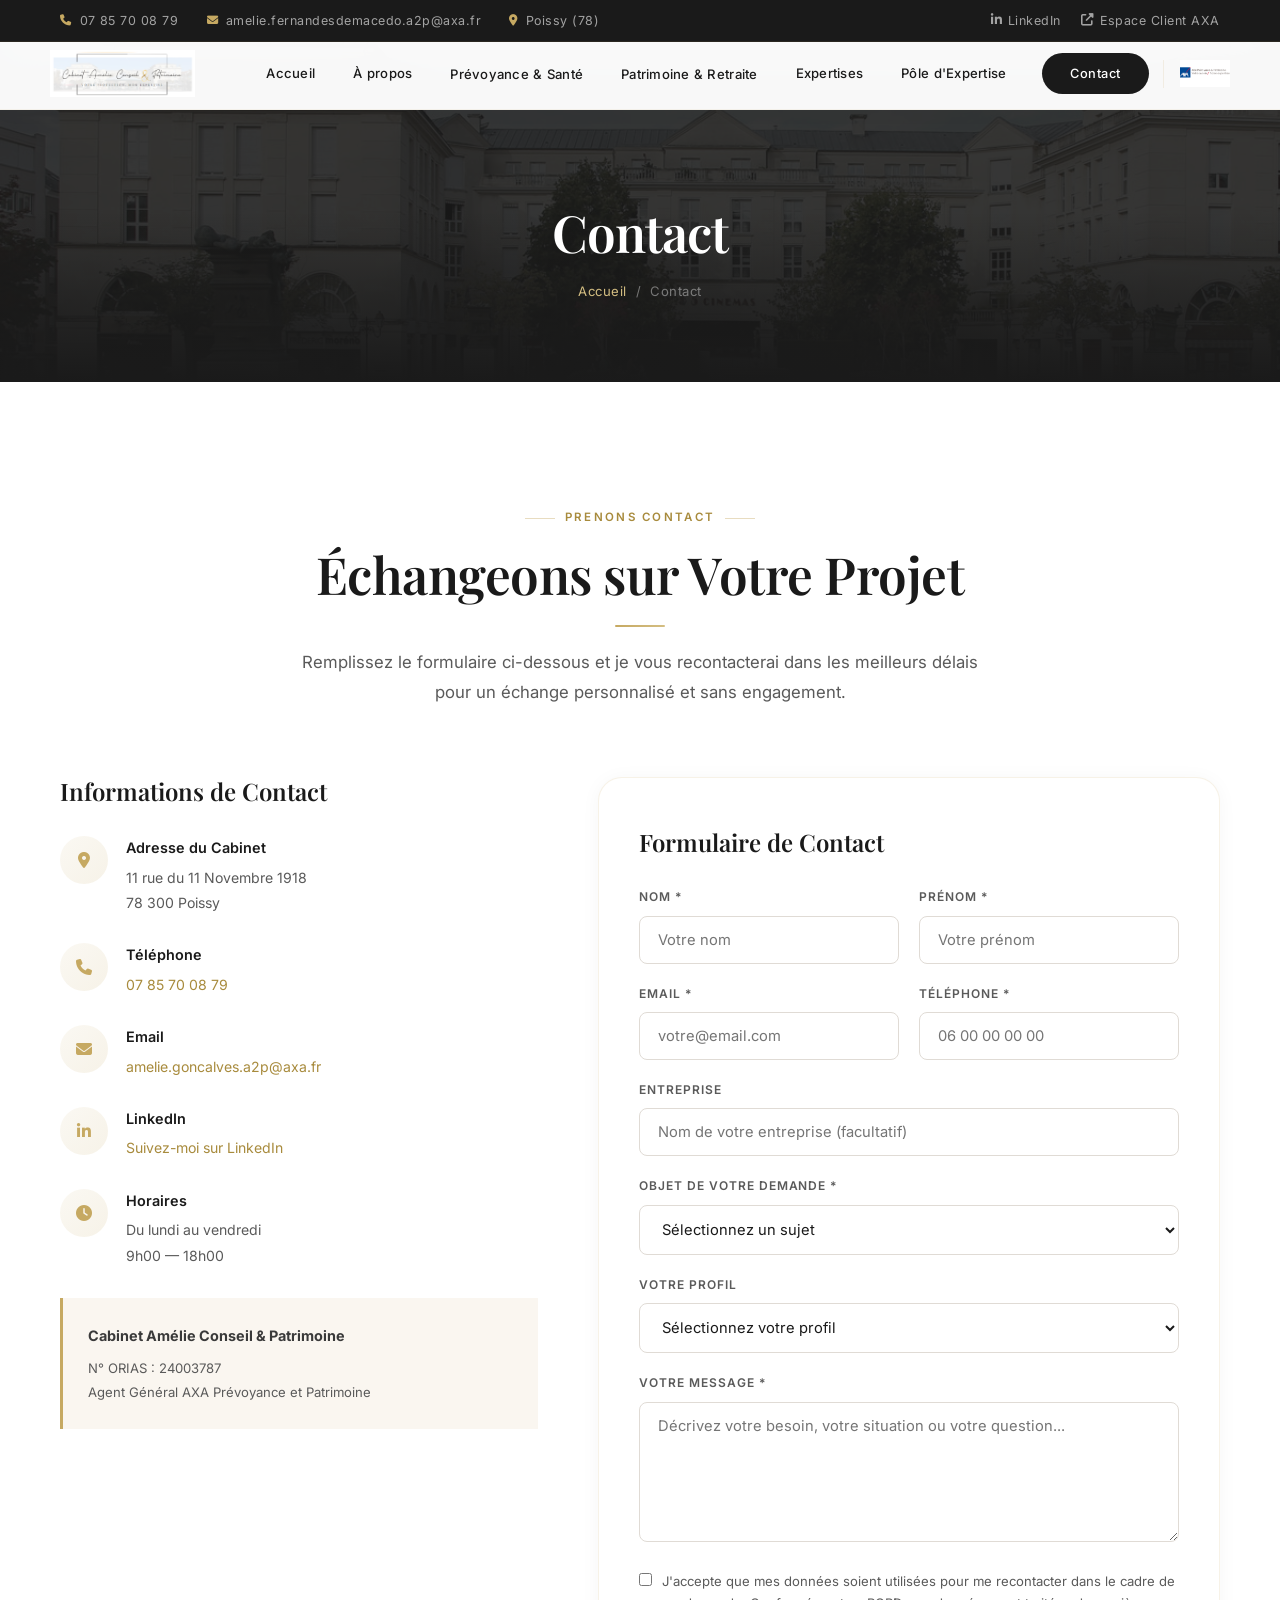
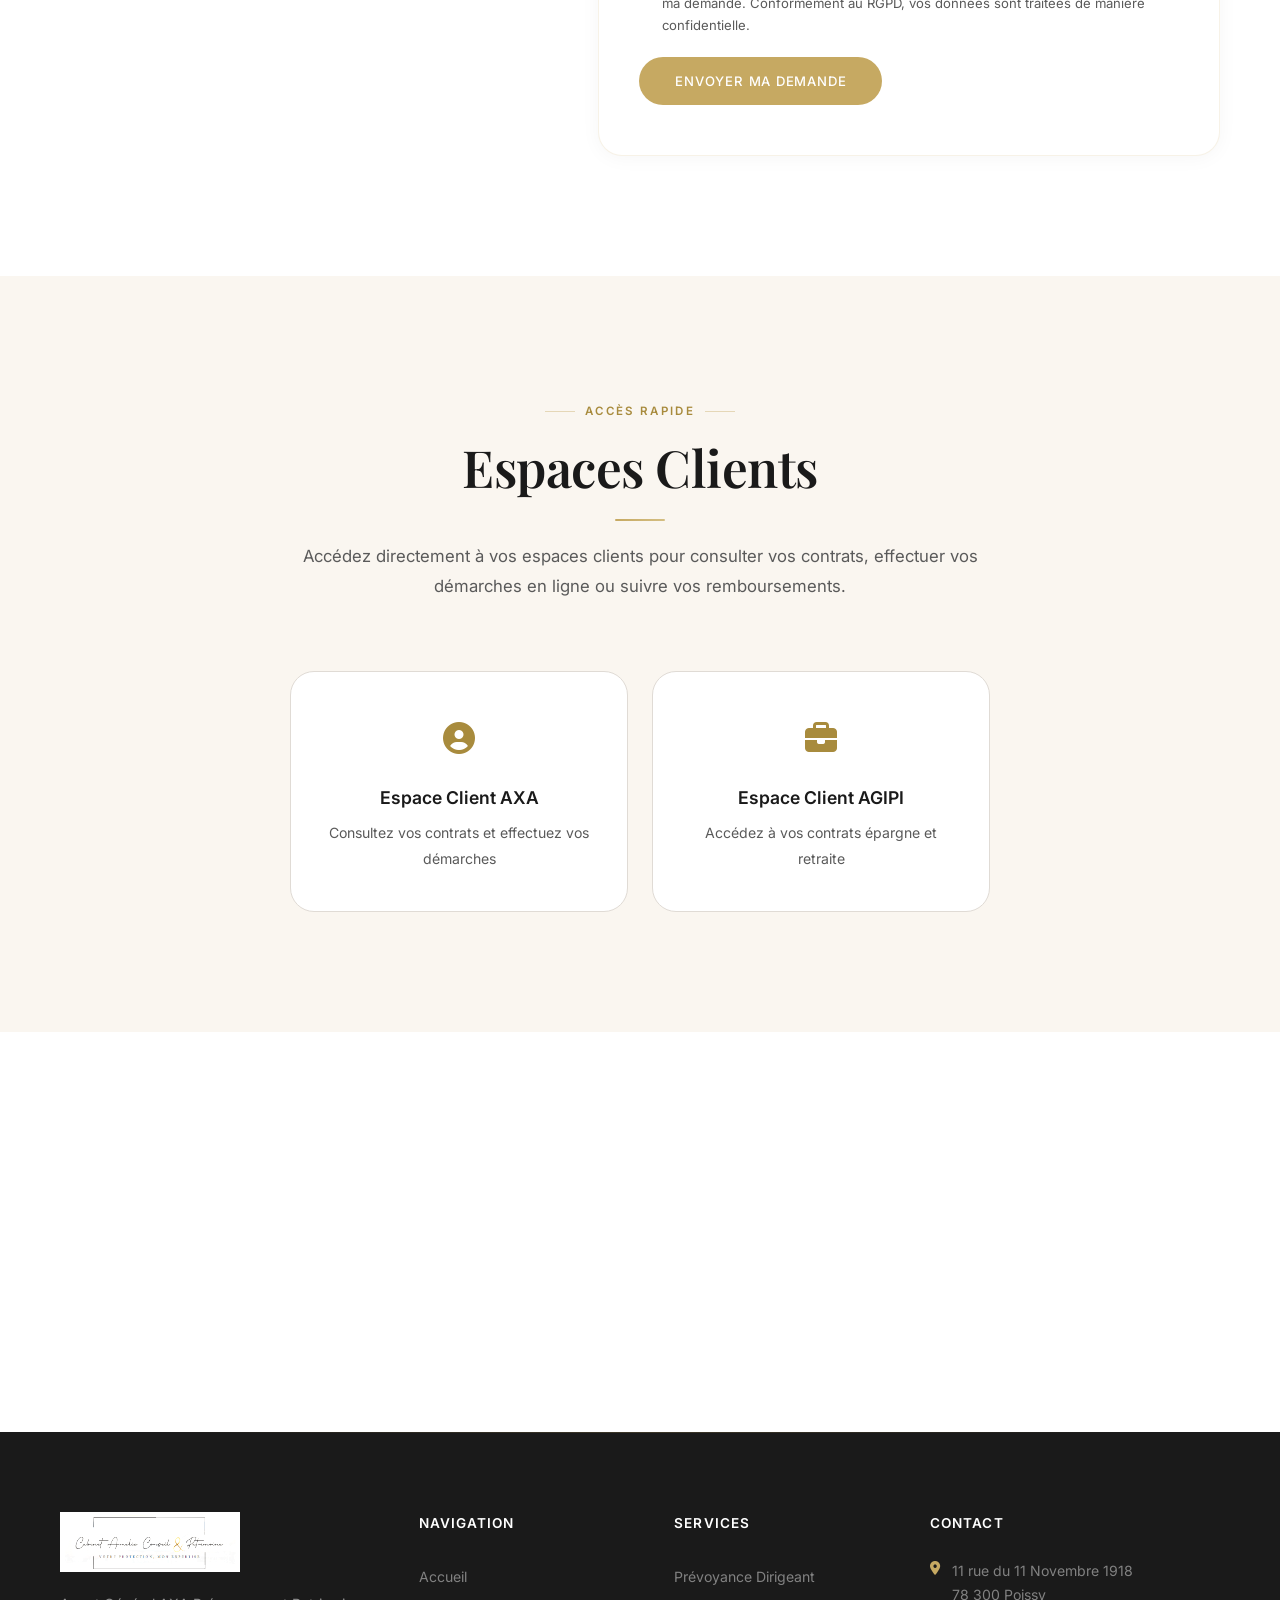
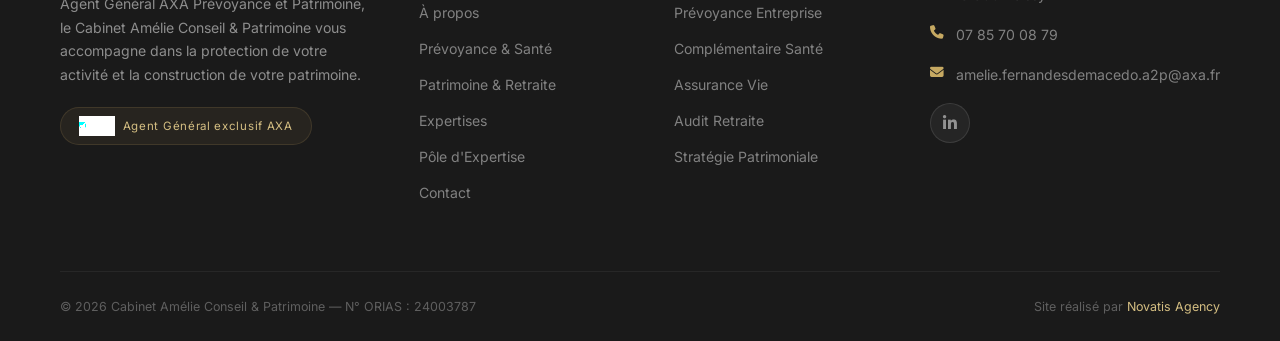
<file: contact.html>
<!DOCTYPE html>
<html lang="fr">
<head>
    <meta charset="UTF-8">
    <meta name="viewport" content="width=device-width, initial-scale=1.0">
    <meta name="description" content="Contactez le Cabinet Amélie Conseil & Patrimoine à Poissy pour un accompagnement personnalisé.">
    <title>Contact | Cabinet Amélie Conseil & Patrimoine</title>
    <link rel="stylesheet" href="style.css">
    <link rel="stylesheet" href="https://cdnjs.cloudflare.com/ajax/libs/font-awesome/6.5.1/css/all.min.css">
</head>
<body>

    <!-- Page Loader -->
    <div class="page-loader" id="pageLoader">
        <img src="images/logo.png" alt="Chargement..." class="loader-logo">
        <div class="loader-bar"></div>
    </div>

    <!-- Custom Cursor -->
    <div class="cursor-dot" id="cursorDot"></div>
    <div class="cursor-outline" id="cursorOutline"></div>

    <!-- Top Bar -->
    <div class="top-bar">
        <div class="container">
            <div class="top-bar-left">
                <a href="tel:0785700879"><i class="fas fa-phone"></i> 07 85 70 08 79</a>
                <a href="mailto:amelie.fernandesdemacedo.a2p@axa.fr"><i class="fas fa-envelope"></i> amelie.fernandesdemacedo.a2p@axa.fr</a>
                <span><i class="fas fa-map-marker-alt"></i> Poissy (78)</span>
            </div>
            <div class="top-bar-right">
                <a href="https://www.linkedin.com/in/amelie-fernandes" target="_blank"><i class="fab fa-linkedin-in"></i> LinkedIn</a>
                <a href="#" target="_blank"><i class="fas fa-external-link-alt"></i> Espace Client AXA</a>
            </div>
        </div>
    </div>

    <!-- Header -->
    <header class="header" id="header">
        <div class="nav-wrapper">
            <a href="index.html" class="logo">
                <img src="images/logo.png" alt="Cabinet Amélie Conseil & Patrimoine">
            </a>
            <nav class="nav-menu" id="navMenu">
                <a href="index.html">Accueil</a>
                <a href="a-propos.html">À propos</a>
                <div class="nav-item">
                    <a href="prevoyance.html">Prévoyance & Santé</a>
                    <div class="dropdown">
                        <a href="prevoyance.html#dirigeant">Prévoyance Dirigeant</a>
                        <a href="prevoyance.html#entreprise">Prévoyance Entreprise</a>
                        <a href="prevoyance.html#sante">Complémentaire Santé</a>
                    </div>
                </div>
                <div class="nav-item">
                    <a href="patrimoine.html">Patrimoine & Retraite</a>
                    <div class="dropdown">
                        <a href="patrimoine.html#assurance-vie">Assurance Vie</a>
                        <a href="patrimoine.html#retraite">Audit Retraite</a>
                        <a href="patrimoine.html#strategie">Stratégie Patrimoniale</a>
                    </div>
                </div>
                <a href="expertises.html">Expertises</a>
                <a href="pole-expertise.html">Pôle d'Expertise</a>
                <a href="contact.html" class="nav-cta active">Contact</a>
                <div class="nav-axa">
                    <img src="images/axa-pp-logo.png" alt="AXA Prévoyance & Patrimoine">
                </div>
            </nav>
            <button class="menu-toggle" id="menuToggle">
                <span></span>
                <span></span>
                <span></span>
            </button>
        </div>
    </header>
    <div class="menu-overlay" id="menuOverlay"></div>

<!-- Page Header -->
    <section class="page-header">
        <div class="container">
            <h1>Contact</h1>
            <div class="breadcrumb">
                <a href="index.html">Accueil</a> &nbsp;/&nbsp; Contact
            </div>
            <div class="page-line"></div>
        </div>
    </section>

    <!-- Contact Section -->
    <section class="section">
        <div class="container">
            <div class="section-header reveal">
                <span class="section-label">Prenons contact</span>
                <h2>Échangeons sur Votre Projet</h2>
                <div class="section-line"></div>
                <p>Remplissez le formulaire ci-dessous et je vous recontacterai dans les meilleurs délais pour un échange personnalisé et sans engagement.</p>
            </div>
            <div class="contact-grid">
                <!-- Contact Info -->
                <div class="contact-info reveal">
                    <h3>Informations de Contact</h3>
                    
                    <div class="contact-info-item">
                        <div class="contact-info-icon"><i class="fas fa-map-marker-alt"></i></div>
                        <div>
                            <h4>Adresse du Cabinet</h4>
                            <p>11 rue du 11 Novembre 1918<br>78 300 Poissy</p>
                        </div>
                    </div>

                    <div class="contact-info-item">
                        <div class="contact-info-icon"><i class="fas fa-phone"></i></div>
                        <div>
                            <h4>Téléphone</h4>
                            <p><a href="tel:0785700879" style="color: var(--gold-dark);">07 85 70 08 79</a></p>
                        </div>
                    </div>

                    <div class="contact-info-item">
                        <div class="contact-info-icon"><i class="fas fa-envelope"></i></div>
                        <div>
                            <h4>Email</h4>
                            <p><a href="mailto:amelie.goncalves.a2p@axa.fr" style="color: var(--gold-dark);">amelie.goncalves.a2p@axa.fr</a></p>
                        </div>
                    </div>

                    <div class="contact-info-item">
                        <div class="contact-info-icon"><i class="fab fa-linkedin-in"></i></div>
                        <div>
                            <h4>LinkedIn</h4>
                            <p><a href="https://www.linkedin.com/in/amelie-fernandes" target="_blank" style="color: var(--gold-dark);">Suivez-moi sur LinkedIn</a></p>
                        </div>
                    </div>

                    <div class="contact-info-item">
                        <div class="contact-info-icon"><i class="fas fa-clock"></i></div>
                        <div>
                            <h4>Horaires</h4>
                            <p>Du lundi au vendredi<br>9h00 — 18h00</p>
                        </div>
                    </div>

                    <div style="margin-top: 30px; padding: 25px; background: var(--cream); border-radius: var(--border-radius); border-left: 3px solid var(--gold);">
                        <p style="font-size: 0.9rem; color: var(--color-dark-soft); margin-bottom: 8px;"><strong>Cabinet Amélie Conseil & Patrimoine</strong></p>
                        <p style="font-size: 0.82rem; color: var(--text-light); margin-bottom: 0;">N° ORIAS : 24003787<br>Agent Général AXA Prévoyance et Patrimoine</p>
                    </div>
                </div>

                <!-- Contact Form -->
                <div class="contact-form reveal">
                    <h3>Formulaire de Contact</h3>
                    <form id="contactForm">
                        <div class="form-row">
                            <div class="form-group">
                                <label for="lastname">Nom *</label>
                                <input type="text" id="lastname" name="lastname" required placeholder="Votre nom">
                            </div>
                            <div class="form-group">
                                <label for="firstname">Prénom *</label>
                                <input type="text" id="firstname" name="firstname" required placeholder="Votre prénom">
                            </div>
                        </div>
                        <div class="form-row">
                            <div class="form-group">
                                <label for="email">Email *</label>
                                <input type="email" id="email" name="email" required placeholder="votre@email.com">
                            </div>
                            <div class="form-group">
                                <label for="phone">Téléphone *</label>
                                <input type="tel" id="phone" name="phone" required placeholder="06 00 00 00 00">
                            </div>
                        </div>
                        <div class="form-group">
                            <label for="company">Entreprise</label>
                            <input type="text" id="company" name="company" placeholder="Nom de votre entreprise (facultatif)">
                        </div>
                        <div class="form-group">
                            <label for="subject">Objet de votre demande *</label>
                            <select id="subject" name="subject" required>
                                <option value="">Sélectionnez un sujet</option>
                                <option value="devis-sante">Devis Complémentaire Santé</option>
                                <option value="devis-prevoyance">Devis Prévoyance</option>
                                <option value="prevoyance-dirigeant">Prévoyance Dirigeant</option>
                                <option value="prevoyance-entreprise">Prévoyance Entreprise</option>
                                <option value="assurance-vie">Assurance Vie & Épargne</option>
                                <option value="retraite">Audit Retraite</option>
                                <option value="patrimoine">Stratégie Patrimoniale</option>
                                <option value="expertise">Expertise Spécifique</option>
                                <option value="partenaire">Pôle d'Expertise / Partenaire</option>
                                <option value="autre">Autre demande</option>
                            </select>
                        </div>
                        <div class="form-group">
                            <label for="profil">Votre profil</label>
                            <select id="profil" name="profil">
                                <option value="">Sélectionnez votre profil</option>
                                <option value="dirigeant">Dirigeant d'entreprise</option>
                                <option value="liberal">Profession libérale</option>
                                <option value="cadre">Cadre supérieur</option>
                                <option value="particulier">Particulier</option>
                                <option value="entreprise">Entreprise (RH / Direction)</option>
                                <option value="autre">Autre</option>
                            </select>
                        </div>
                        <div class="form-group">
                            <label for="message">Votre message *</label>
                            <textarea id="message" name="message" required placeholder="Décrivez votre besoin, votre situation ou votre question..."></textarea>
                        </div>
                        <div style="margin-bottom: 20px;">
                            <label style="display: flex; align-items: flex-start; gap: 10px; cursor: pointer; font-size: 0.82rem; color: var(--text-light); font-weight: 400; text-transform: none; letter-spacing: 0;">
                                <input type="checkbox" required style="margin-top: 3px; width: auto;">
                                <span>J'accepte que mes données soient utilisées pour me recontacter dans le cadre de ma demande. Conformément au RGPD, vos données sont traitées de manière confidentielle.</span>
                            </label>
                        </div>
                        <button type="submit" class="btn btn-primary">Envoyer ma demande</button>
                    </form>
                </div>
            </div>
        </div>
    </section>

    <!-- Espaces clients AXA / AGIPI -->
    <section class="section section-alt">
        <div class="container">
            <div class="section-header reveal">
                <span class="section-label">Accès rapide</span>
                <h2>Espaces Clients</h2>
                <div class="section-line"></div>
                <p>Accédez directement à vos espaces clients pour consulter vos contrats, effectuer vos démarches en ligne ou suivre vos remboursements.</p>
            </div>
            <div class="devis-cards" style="max-width: 700px; margin: 0 auto;">
                <a href="https://www.axa.fr/espace-client.html" target="_blank" class="devis-card" style="background: var(--white); border: 1px solid #e0dbd5;">
                    <div class="devis-icon" style="color: var(--gold-dark);"><i class="fas fa-user-circle"></i></div>
                    <h4 style="color: var(--dark);">Espace Client AXA</h4>
                    <p style="color: var(--text-light);">Consultez vos contrats et effectuez vos démarches</p>
                </a>
                <a href="https://www.agipi.com/espace-client" target="_blank" class="devis-card" style="background: var(--white); border: 1px solid #e0dbd5;">
                    <div class="devis-icon" style="color: var(--gold-dark);"><i class="fas fa-briefcase"></i></div>
                    <h4 style="color: var(--dark);">Espace Client AGIPI</h4>
                    <p style="color: var(--text-light);">Accédez à vos contrats épargne et retraite</p>
                </a>
            </div>
        </div>
    </section>

    <!-- Map -->
    <div class="map-section">
        <iframe src="https://www.google.com/maps/embed?pb=!1m18!1m12!1m3!1d2621.8!2d2.0469!3d48.9297!2m3!1f0!2f0!3f0!3m2!1i1024!2i768!4f13.1!3m3!1m2!1s0x47e6883c8e5e3b7d%3A0x4b6c8e3e3e3e3e3e!2s11+Rue+du+11+Novembre+1918%2C+78300+Poissy!5e0!3m2!1sfr!2sfr!4v1" allowfullscreen="" loading="lazy"></iframe>
    </div>

    <!-- Footer -->
    <footer class="footer">
        <div class="container">
            <div class="footer-grid">
                <div class="footer-about">
                    <img src="images/logo.png" alt="Cabinet Amélie Conseil & Patrimoine" class="footer-logo">
                    <p>Agent Général AXA Prévoyance et Patrimoine, le Cabinet Amélie Conseil & Patrimoine vous accompagne dans la protection de votre activité et la construction de votre patrimoine.</p>
                    <div class="axa-badge">
                        <img src="images/axa-pp-logo.png" alt="AXA"> Agent Général exclusif AXA
                    </div>
                </div>
                <div class="footer-links">
                    <h4>Navigation</h4>
                    <a href="index.html">Accueil</a>
                    <a href="a-propos.html">À propos</a>
                    <a href="prevoyance.html">Prévoyance & Santé</a>
                    <a href="patrimoine.html">Patrimoine & Retraite</a>
                    <a href="expertises.html">Expertises</a>
                    <a href="pole-expertise.html">Pôle d'Expertise</a>
                    <a href="contact.html">Contact</a>
                </div>
                <div class="footer-links">
                    <h4>Services</h4>
                    <a href="prevoyance.html#dirigeant">Prévoyance Dirigeant</a>
                    <a href="prevoyance.html#entreprise">Prévoyance Entreprise</a>
                    <a href="prevoyance.html#sante">Complémentaire Santé</a>
                    <a href="patrimoine.html#assurance-vie">Assurance Vie</a>
                    <a href="patrimoine.html#retraite">Audit Retraite</a>
                    <a href="patrimoine.html#strategie">Stratégie Patrimoniale</a>
                </div>
                <div>
                    <h4>Contact</h4>
                    <div class="footer-contact-item">
                        <i class="fas fa-map-marker-alt"></i>
                        <span>11 rue du 11 Novembre 1918<br>78 300 Poissy</span>
                    </div>
                    <div class="footer-contact-item">
                        <i class="fas fa-phone"></i>
                        <span><a href="tel:0785700879">07 85 70 08 79</a></span>
                    </div>
                    <div class="footer-contact-item">
                        <i class="fas fa-envelope"></i>
                        <span><a href="mailto:amelie.fernandesdemacedo.a2p@axa.fr">amelie.fernandesdemacedo.a2p@axa.fr</a></span>
                    </div>
                    <div class="footer-social" style="margin-top:16px;">
                        <a href="https://www.linkedin.com/in/amelie-fernandes" target="_blank" title="LinkedIn"><i class="fab fa-linkedin-in"></i></a>
                    </div>
                </div>
            </div>
            <div class="footer-bottom">
                <span>&copy; 2026 Cabinet Amélie Conseil & Patrimoine — N° ORIAS : 24003787</span>
                <span>Site réalisé par <a href="https://novatis.agency" target="_blank">Novatis Agency</a></span>
            </div>
        </div>
    </footer>

    <button class="scroll-top" id="scrollTop"><i class="fas fa-chevron-up"></i></button>
    <script src="script.js"></script>
</body>
</html>
</file>
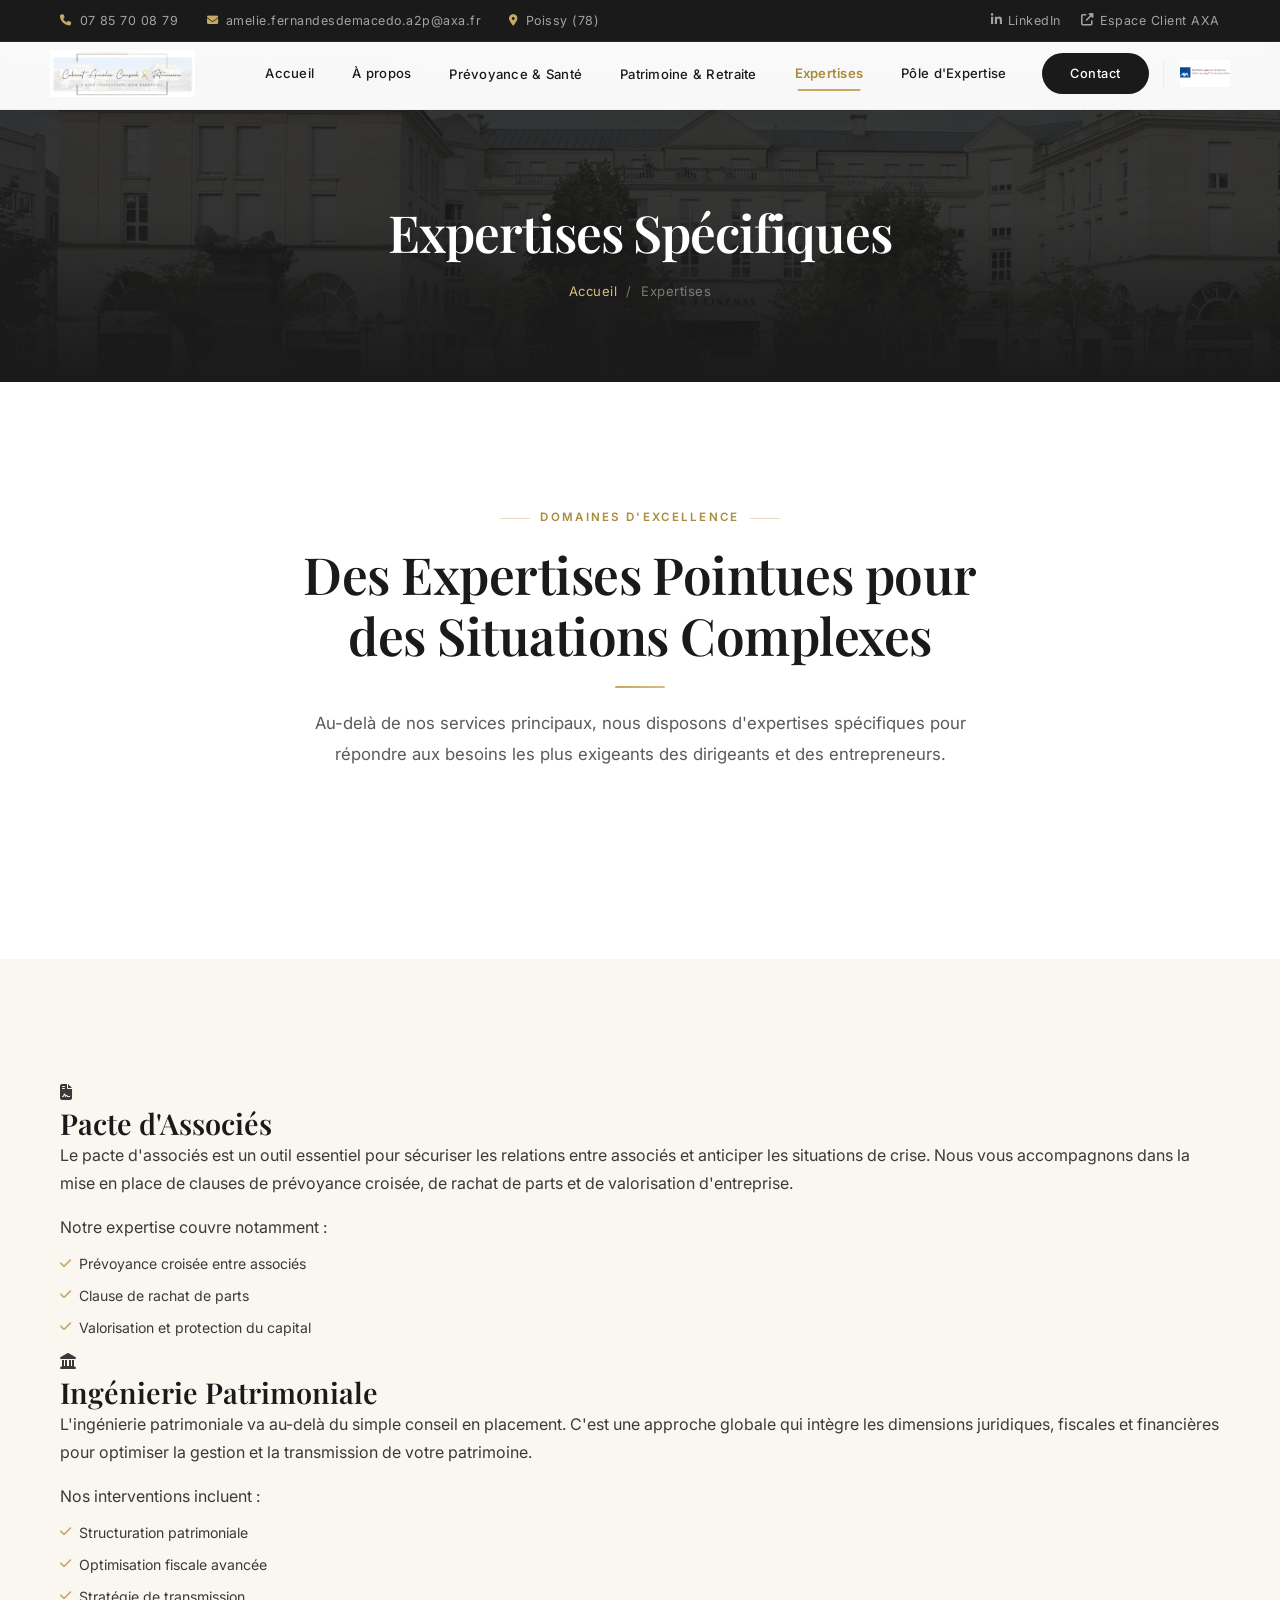
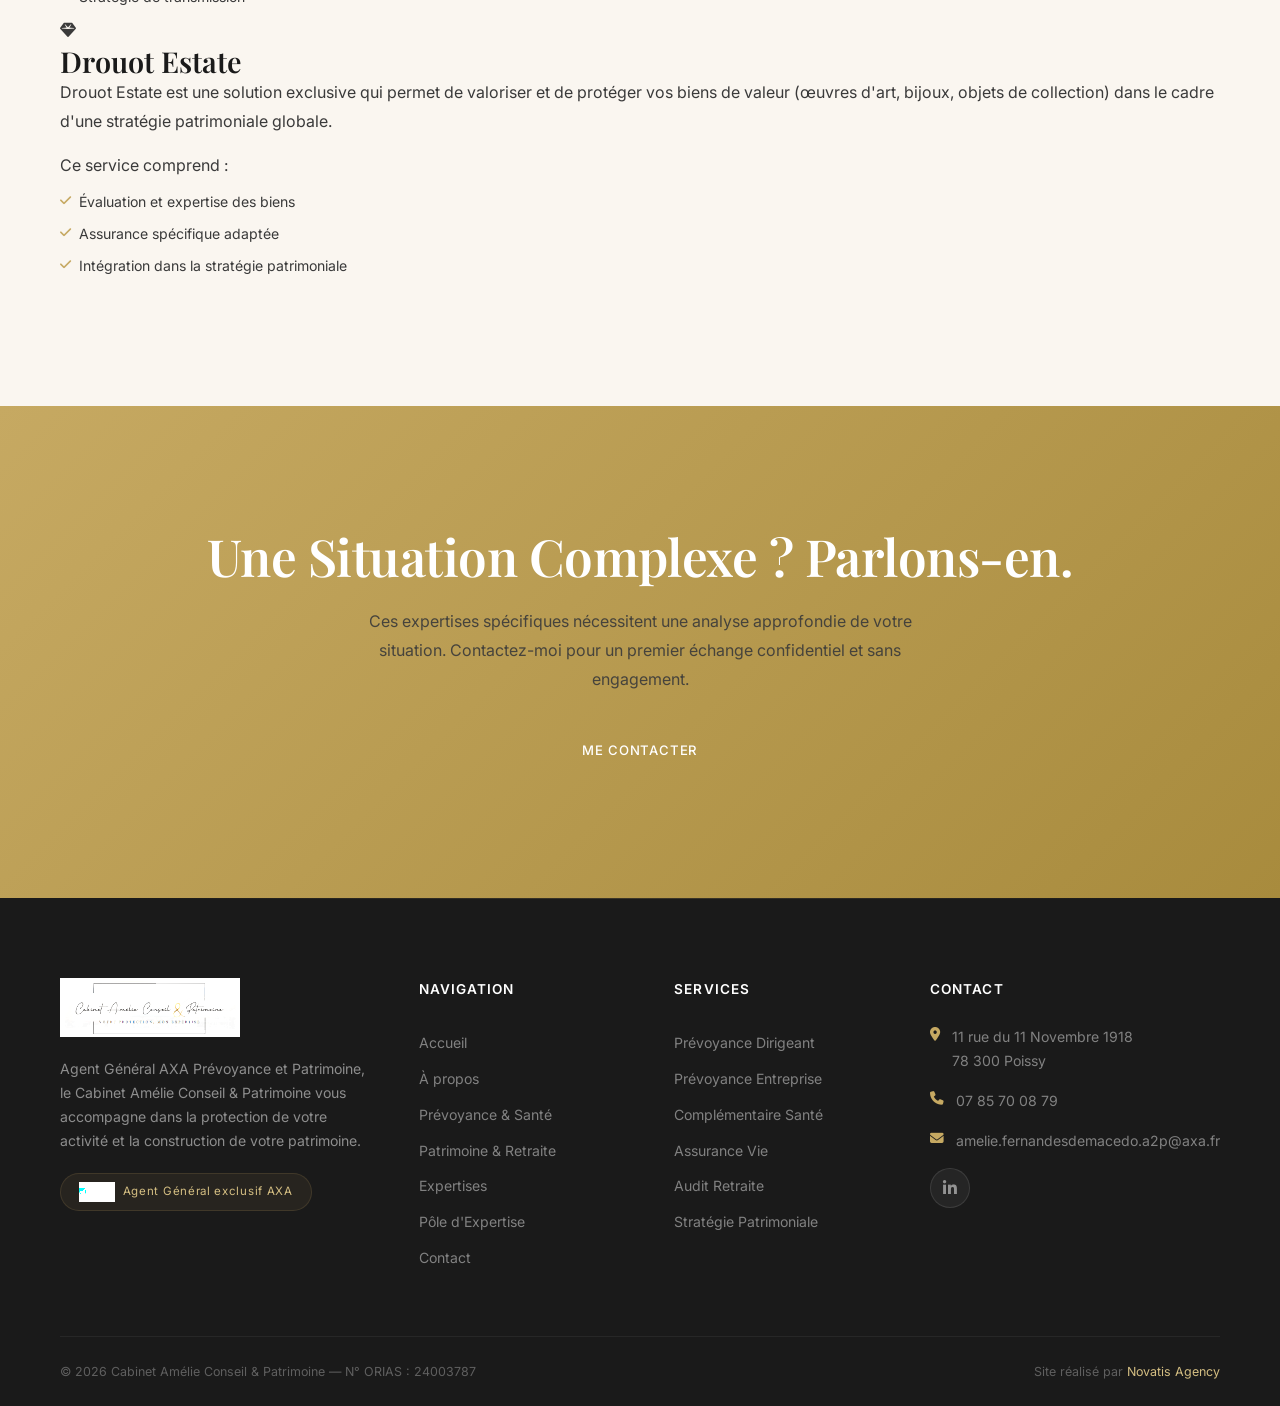
<file: expertises.html>
<!DOCTYPE html>
<html lang="fr">
<head>
    <meta charset="UTF-8">
    <meta name="viewport" content="width=device-width, initial-scale=1.0">
    <meta name="description" content="Pacte d'associés, ingénierie patrimoniale et Drouot Estate — expertises pointues.">
    <title>Expertises Spécifiques | Cabinet Amélie Conseil & Patrimoine</title>
    <link rel="stylesheet" href="style.css">
    <link rel="stylesheet" href="https://cdnjs.cloudflare.com/ajax/libs/font-awesome/6.5.1/css/all.min.css">
</head>
<body>

    <!-- Page Loader -->
    <div class="page-loader" id="pageLoader">
        <img src="images/logo.png" alt="Chargement..." class="loader-logo">
        <div class="loader-bar"></div>
    </div>

    <!-- Custom Cursor -->
    <div class="cursor-dot" id="cursorDot"></div>
    <div class="cursor-outline" id="cursorOutline"></div>

    <!-- Top Bar -->
    <div class="top-bar">
        <div class="container">
            <div class="top-bar-left">
                <a href="tel:0785700879"><i class="fas fa-phone"></i> 07 85 70 08 79</a>
                <a href="mailto:amelie.fernandesdemacedo.a2p@axa.fr"><i class="fas fa-envelope"></i> amelie.fernandesdemacedo.a2p@axa.fr</a>
                <span><i class="fas fa-map-marker-alt"></i> Poissy (78)</span>
            </div>
            <div class="top-bar-right">
                <a href="https://www.linkedin.com/in/amelie-fernandes" target="_blank"><i class="fab fa-linkedin-in"></i> LinkedIn</a>
                <a href="#" target="_blank"><i class="fas fa-external-link-alt"></i> Espace Client AXA</a>
            </div>
        </div>
    </div>

    <!-- Header -->
    <header class="header" id="header">
        <div class="nav-wrapper">
            <a href="index.html" class="logo">
                <img src="images/logo.png" alt="Cabinet Amélie Conseil & Patrimoine">
            </a>
            <nav class="nav-menu" id="navMenu">
                <a href="index.html">Accueil</a>
                <a href="a-propos.html">À propos</a>
                <div class="nav-item">
                    <a href="prevoyance.html">Prévoyance & Santé</a>
                    <div class="dropdown">
                        <a href="prevoyance.html#dirigeant">Prévoyance Dirigeant</a>
                        <a href="prevoyance.html#entreprise">Prévoyance Entreprise</a>
                        <a href="prevoyance.html#sante">Complémentaire Santé</a>
                    </div>
                </div>
                <div class="nav-item">
                    <a href="patrimoine.html">Patrimoine & Retraite</a>
                    <div class="dropdown">
                        <a href="patrimoine.html#assurance-vie">Assurance Vie</a>
                        <a href="patrimoine.html#retraite">Audit Retraite</a>
                        <a href="patrimoine.html#strategie">Stratégie Patrimoniale</a>
                    </div>
                </div>
                <a href="expertises.html" class="active">Expertises</a>
                <a href="pole-expertise.html">Pôle d'Expertise</a>
                <a href="contact.html" class="nav-cta">Contact</a>
                <div class="nav-axa">
                    <img src="images/axa-pp-logo.png" alt="AXA Prévoyance & Patrimoine">
                </div>
            </nav>
            <button class="menu-toggle" id="menuToggle">
                <span></span>
                <span></span>
                <span></span>
            </button>
        </div>
    </header>
    <div class="menu-overlay" id="menuOverlay"></div>

<!-- Page Header -->
    <section class="page-header">
        <div class="container">
            <h1>Expertises Spécifiques</h1>
            <div class="breadcrumb">
                <a href="index.html">Accueil</a> &nbsp;/&nbsp; Expertises
            </div>
            <div class="page-line"></div>
        </div>
    </section>

    <!-- Intro -->
    <section class="section">
        <div class="container">
            <div class="section-header reveal">
                <span class="section-label">Domaines d'excellence</span>
                <h2>Des Expertises Pointues pour des Situations Complexes</h2>
                <div class="section-line"></div>
                <p>Au-delà de nos services principaux, nous disposons d'expertises spécifiques pour répondre aux besoins les plus exigeants des dirigeants et des entrepreneurs.</p>
            </div>
        </div>
    </section>

    <!-- Expertise Cards -->
    <section class="section section-alt">
        <div class="container">
            <div class="expertise-grid">
                <div class="expertise-card reveal">
                    <div class="expertise-card-header">
                        <div class="expertise-icon"><i class="fas fa-file-contract"></i></div>
                        <h3>Pacte d'Associés</h3>
                    </div>
                    <div class="expertise-card-body">
                        <p>Le pacte d'associés est un outil essentiel pour sécuriser les relations entre associés et anticiper les situations de crise. Nous vous accompagnons dans la mise en place de clauses de prévoyance croisée, de rachat de parts et de valorisation d'entreprise.</p>
                        <p style="margin-top: 15px;">Notre expertise couvre notamment :</p>
                        <div style="margin-top: 10px;">
                            <div style="display: flex; align-items: center; gap: 8px; margin-bottom: 8px; font-size: 0.88rem;">
                                <i class="fas fa-check" style="color: var(--gold); font-size: 0.8rem;"></i>
                                <span>Prévoyance croisée entre associés</span>
                            </div>
                            <div style="display: flex; align-items: center; gap: 8px; margin-bottom: 8px; font-size: 0.88rem;">
                                <i class="fas fa-check" style="color: var(--gold); font-size: 0.8rem;"></i>
                                <span>Clause de rachat de parts</span>
                            </div>
                            <div style="display: flex; align-items: center; gap: 8px; margin-bottom: 8px; font-size: 0.88rem;">
                                <i class="fas fa-check" style="color: var(--gold); font-size: 0.8rem;"></i>
                                <span>Valorisation et protection du capital</span>
                            </div>
                        </div>
                    </div>
                </div>

                <div class="expertise-card reveal">
                    <div class="expertise-card-header">
                        <div class="expertise-icon"><i class="fas fa-landmark"></i></div>
                        <h3>Ingénierie Patrimoniale</h3>
                    </div>
                    <div class="expertise-card-body">
                        <p>L'ingénierie patrimoniale va au-delà du simple conseil en placement. C'est une approche globale qui intègre les dimensions juridiques, fiscales et financières pour optimiser la gestion et la transmission de votre patrimoine.</p>
                        <p style="margin-top: 15px;">Nos interventions incluent :</p>
                        <div style="margin-top: 10px;">
                            <div style="display: flex; align-items: center; gap: 8px; margin-bottom: 8px; font-size: 0.88rem;">
                                <i class="fas fa-check" style="color: var(--gold); font-size: 0.8rem;"></i>
                                <span>Structuration patrimoniale</span>
                            </div>
                            <div style="display: flex; align-items: center; gap: 8px; margin-bottom: 8px; font-size: 0.88rem;">
                                <i class="fas fa-check" style="color: var(--gold); font-size: 0.8rem;"></i>
                                <span>Optimisation fiscale avancée</span>
                            </div>
                            <div style="display: flex; align-items: center; gap: 8px; margin-bottom: 8px; font-size: 0.88rem;">
                                <i class="fas fa-check" style="color: var(--gold); font-size: 0.8rem;"></i>
                                <span>Stratégie de transmission</span>
                            </div>
                        </div>
                    </div>
                </div>

                <div class="expertise-card reveal">
                    <div class="expertise-card-header">
                        <div class="expertise-icon"><i class="fas fa-gem"></i></div>
                        <h3>Drouot Estate</h3>
                    </div>
                    <div class="expertise-card-body">
                        <p>Drouot Estate est une solution exclusive qui permet de valoriser et de protéger vos biens de valeur (œuvres d'art, bijoux, objets de collection) dans le cadre d'une stratégie patrimoniale globale.</p>
                        <p style="margin-top: 15px;">Ce service comprend :</p>
                        <div style="margin-top: 10px;">
                            <div style="display: flex; align-items: center; gap: 8px; margin-bottom: 8px; font-size: 0.88rem;">
                                <i class="fas fa-check" style="color: var(--gold); font-size: 0.8rem;"></i>
                                <span>Évaluation et expertise des biens</span>
                            </div>
                            <div style="display: flex; align-items: center; gap: 8px; margin-bottom: 8px; font-size: 0.88rem;">
                                <i class="fas fa-check" style="color: var(--gold); font-size: 0.8rem;"></i>
                                <span>Assurance spécifique adaptée</span>
                            </div>
                            <div style="display: flex; align-items: center; gap: 8px; margin-bottom: 8px; font-size: 0.88rem;">
                                <i class="fas fa-check" style="color: var(--gold); font-size: 0.8rem;"></i>
                                <span>Intégration dans la stratégie patrimoniale</span>
                            </div>
                        </div>
                    </div>
                </div>
            </div>
        </div>
    </section>

    <!-- CTA -->
    <section class="section" style="background: linear-gradient(135deg, var(--gold) 0%, var(--gold-dark) 100%); text-align: center; color: white;">
        <div class="container reveal">
            <h2 style="color: white; margin-bottom: 20px;">Une Situation Complexe ? Parlons-en.</h2>
            <p style="max-width: 600px; margin: 0 auto 30px; opacity: 0.9;">Ces expertises spécifiques nécessitent une analyse approfondie de votre situation. Contactez-moi pour un premier échange confidentiel et sans engagement.</p>
            <a href="contact.html" class="btn btn-outline" style="border-color: white; color: white;">Me Contacter</a>
        </div>
    </section>

    <!-- Footer -->
    <footer class="footer">
        <div class="container">
            <div class="footer-grid">
                <div class="footer-about">
                    <img src="images/logo.png" alt="Cabinet Amélie Conseil & Patrimoine" class="footer-logo">
                    <p>Agent Général AXA Prévoyance et Patrimoine, le Cabinet Amélie Conseil & Patrimoine vous accompagne dans la protection de votre activité et la construction de votre patrimoine.</p>
                    <div class="axa-badge">
                        <img src="images/axa-pp-logo.png" alt="AXA"> Agent Général exclusif AXA
                    </div>
                </div>
                <div class="footer-links">
                    <h4>Navigation</h4>
                    <a href="index.html">Accueil</a>
                    <a href="a-propos.html">À propos</a>
                    <a href="prevoyance.html">Prévoyance & Santé</a>
                    <a href="patrimoine.html">Patrimoine & Retraite</a>
                    <a href="expertises.html" class="active">Expertises</a>
                    <a href="pole-expertise.html">Pôle d'Expertise</a>
                    <a href="contact.html">Contact</a>
                </div>
                <div class="footer-links">
                    <h4>Services</h4>
                    <a href="prevoyance.html#dirigeant">Prévoyance Dirigeant</a>
                    <a href="prevoyance.html#entreprise">Prévoyance Entreprise</a>
                    <a href="prevoyance.html#sante">Complémentaire Santé</a>
                    <a href="patrimoine.html#assurance-vie">Assurance Vie</a>
                    <a href="patrimoine.html#retraite">Audit Retraite</a>
                    <a href="patrimoine.html#strategie">Stratégie Patrimoniale</a>
                </div>
                <div>
                    <h4>Contact</h4>
                    <div class="footer-contact-item">
                        <i class="fas fa-map-marker-alt"></i>
                        <span>11 rue du 11 Novembre 1918<br>78 300 Poissy</span>
                    </div>
                    <div class="footer-contact-item">
                        <i class="fas fa-phone"></i>
                        <span><a href="tel:0785700879">07 85 70 08 79</a></span>
                    </div>
                    <div class="footer-contact-item">
                        <i class="fas fa-envelope"></i>
                        <span><a href="mailto:amelie.fernandesdemacedo.a2p@axa.fr">amelie.fernandesdemacedo.a2p@axa.fr</a></span>
                    </div>
                    <div class="footer-social" style="margin-top:16px;">
                        <a href="https://www.linkedin.com/in/amelie-fernandes" target="_blank" title="LinkedIn"><i class="fab fa-linkedin-in"></i></a>
                    </div>
                </div>
            </div>
            <div class="footer-bottom">
                <span>&copy; 2026 Cabinet Amélie Conseil & Patrimoine — N° ORIAS : 24003787</span>
                <span>Site réalisé par <a href="https://novatis.agency" target="_blank">Novatis Agency</a></span>
            </div>
        </div>
    </footer>

    <button class="scroll-top" id="scrollTop"><i class="fas fa-chevron-up"></i></button>
    <script src="script.js"></script>
</body>
</html>
</file>
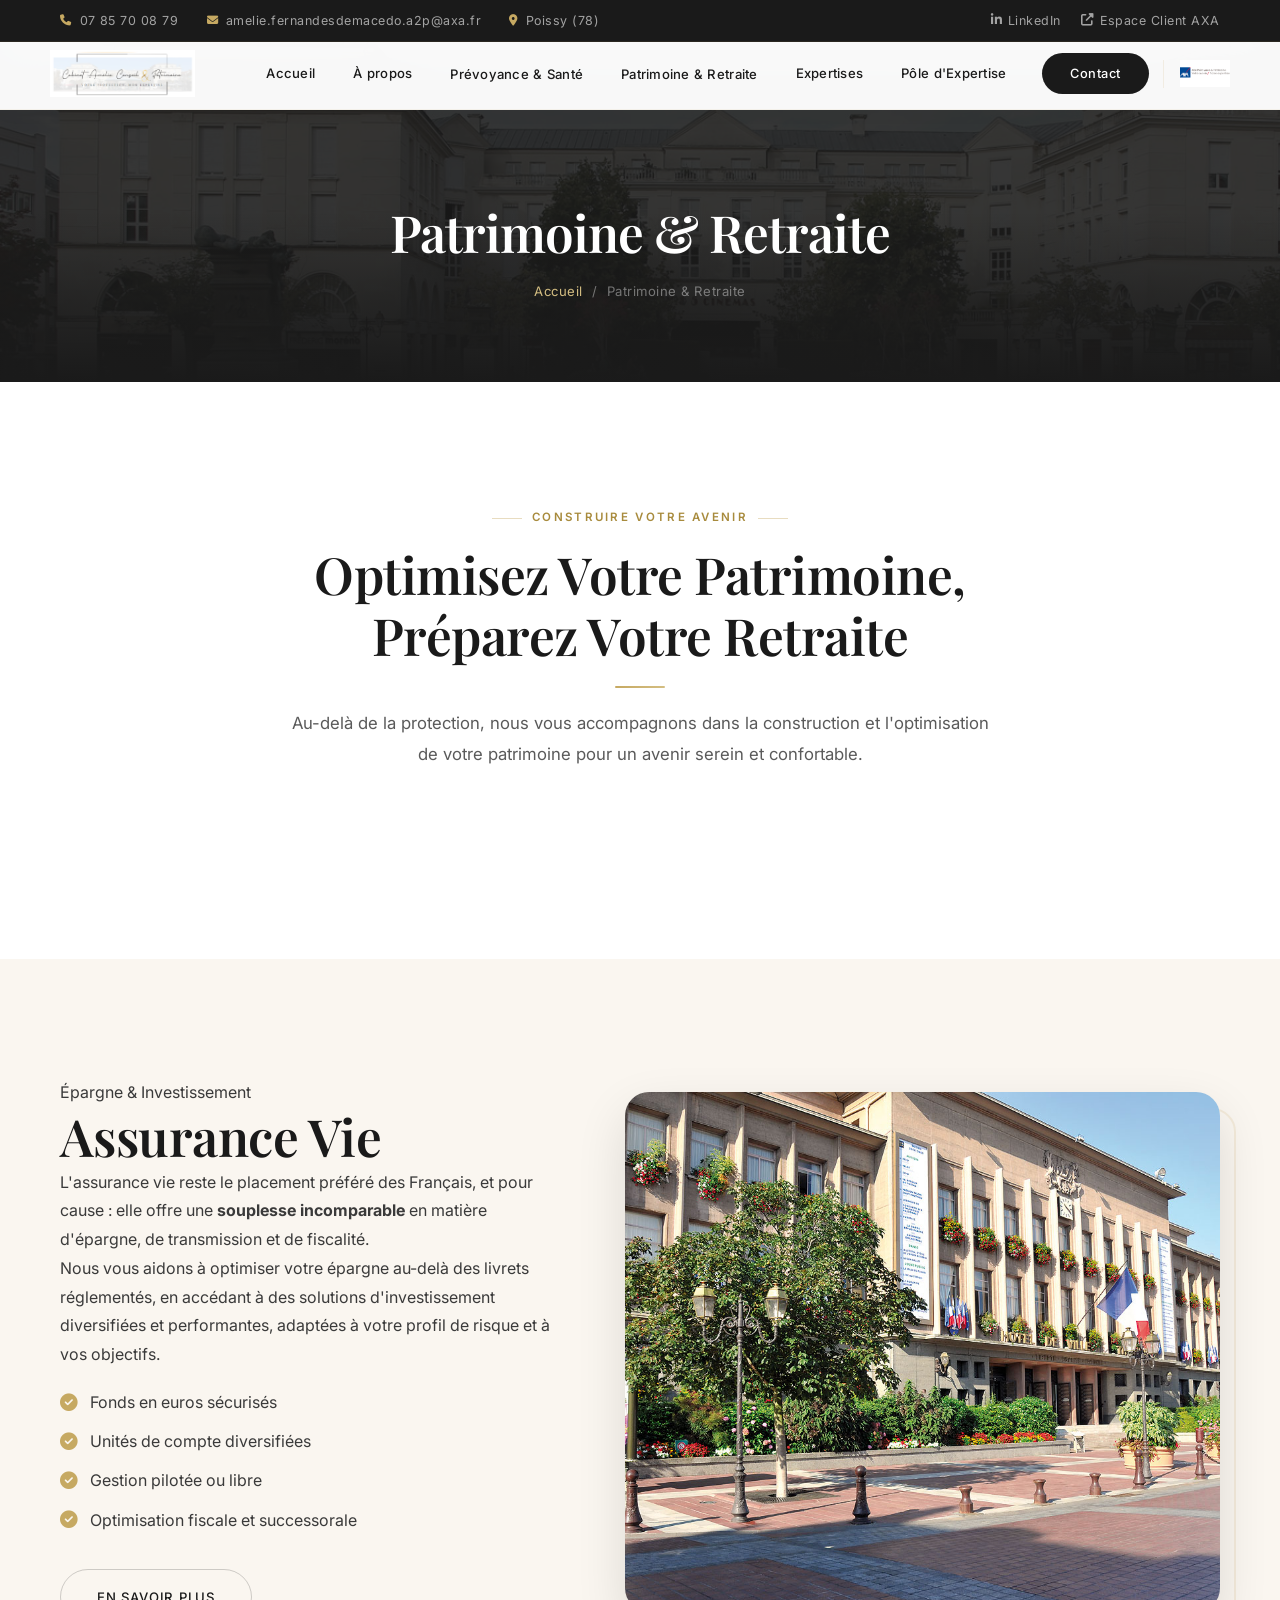
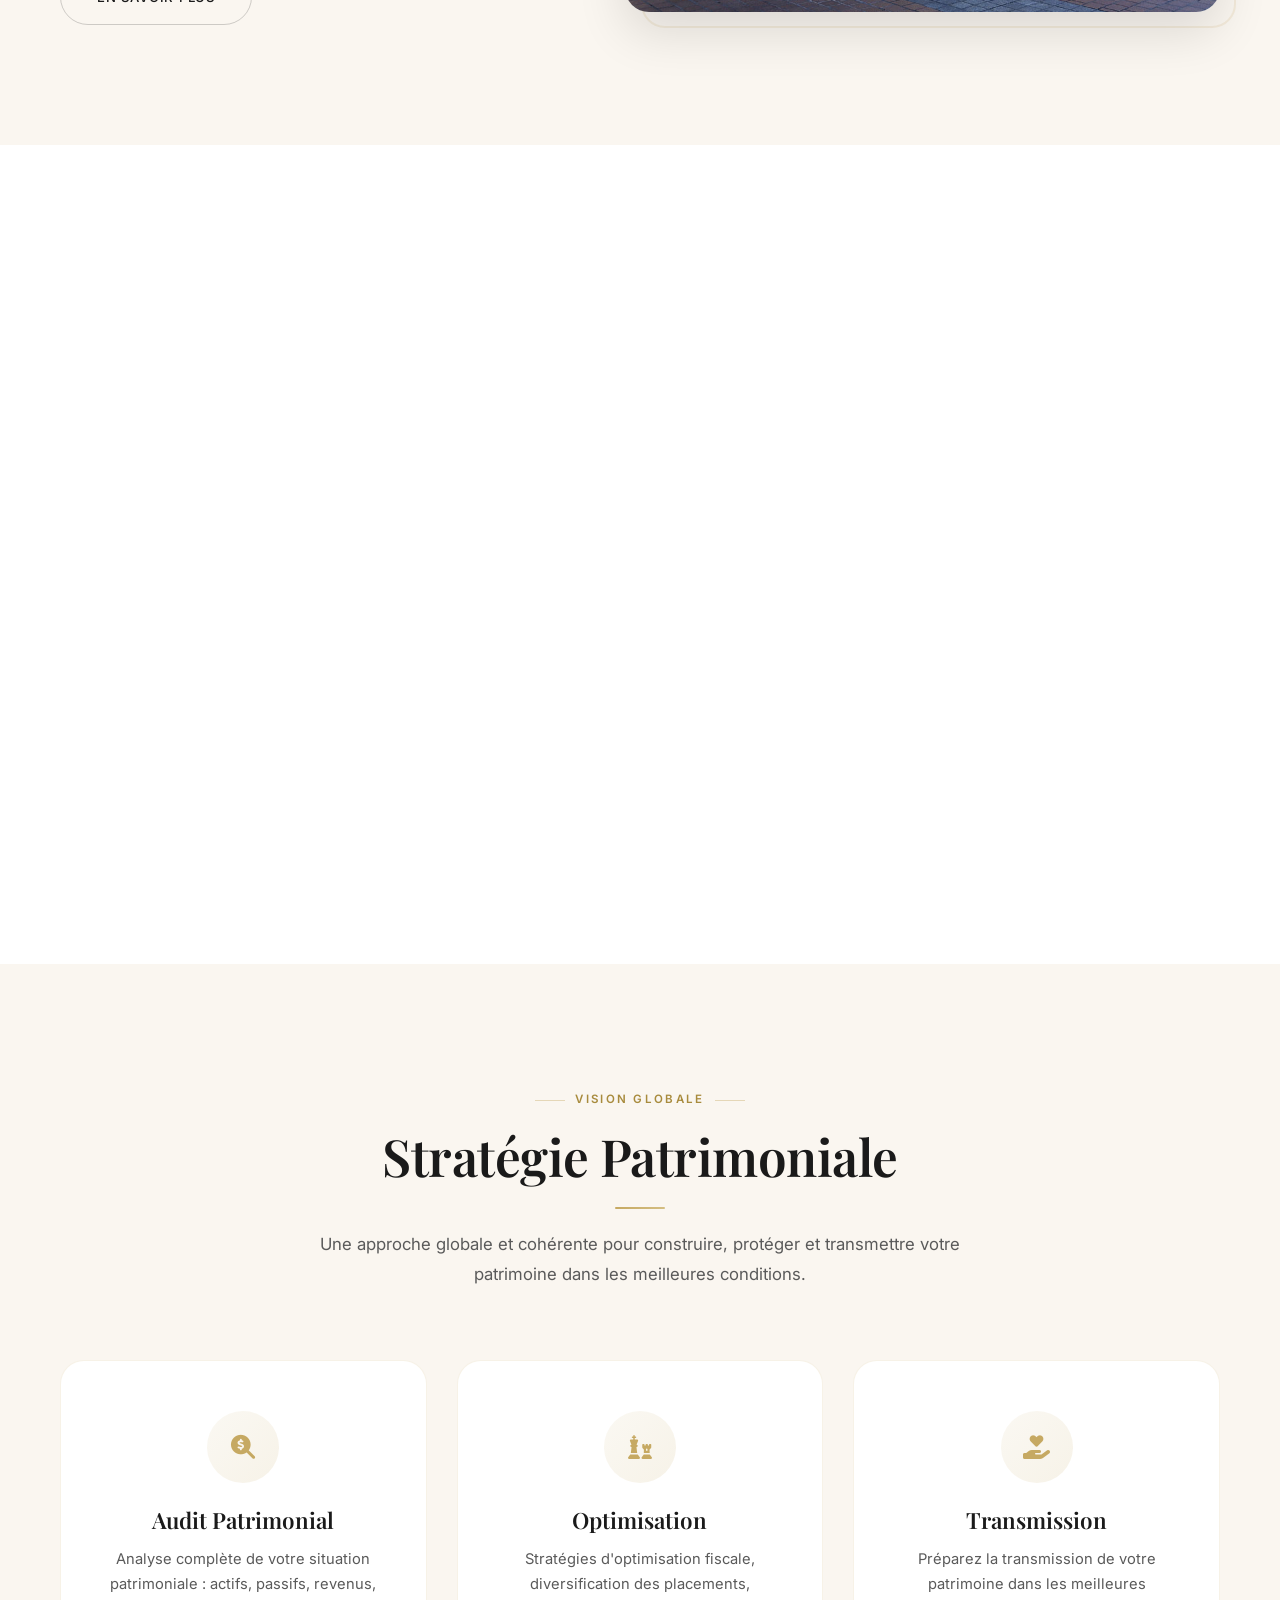
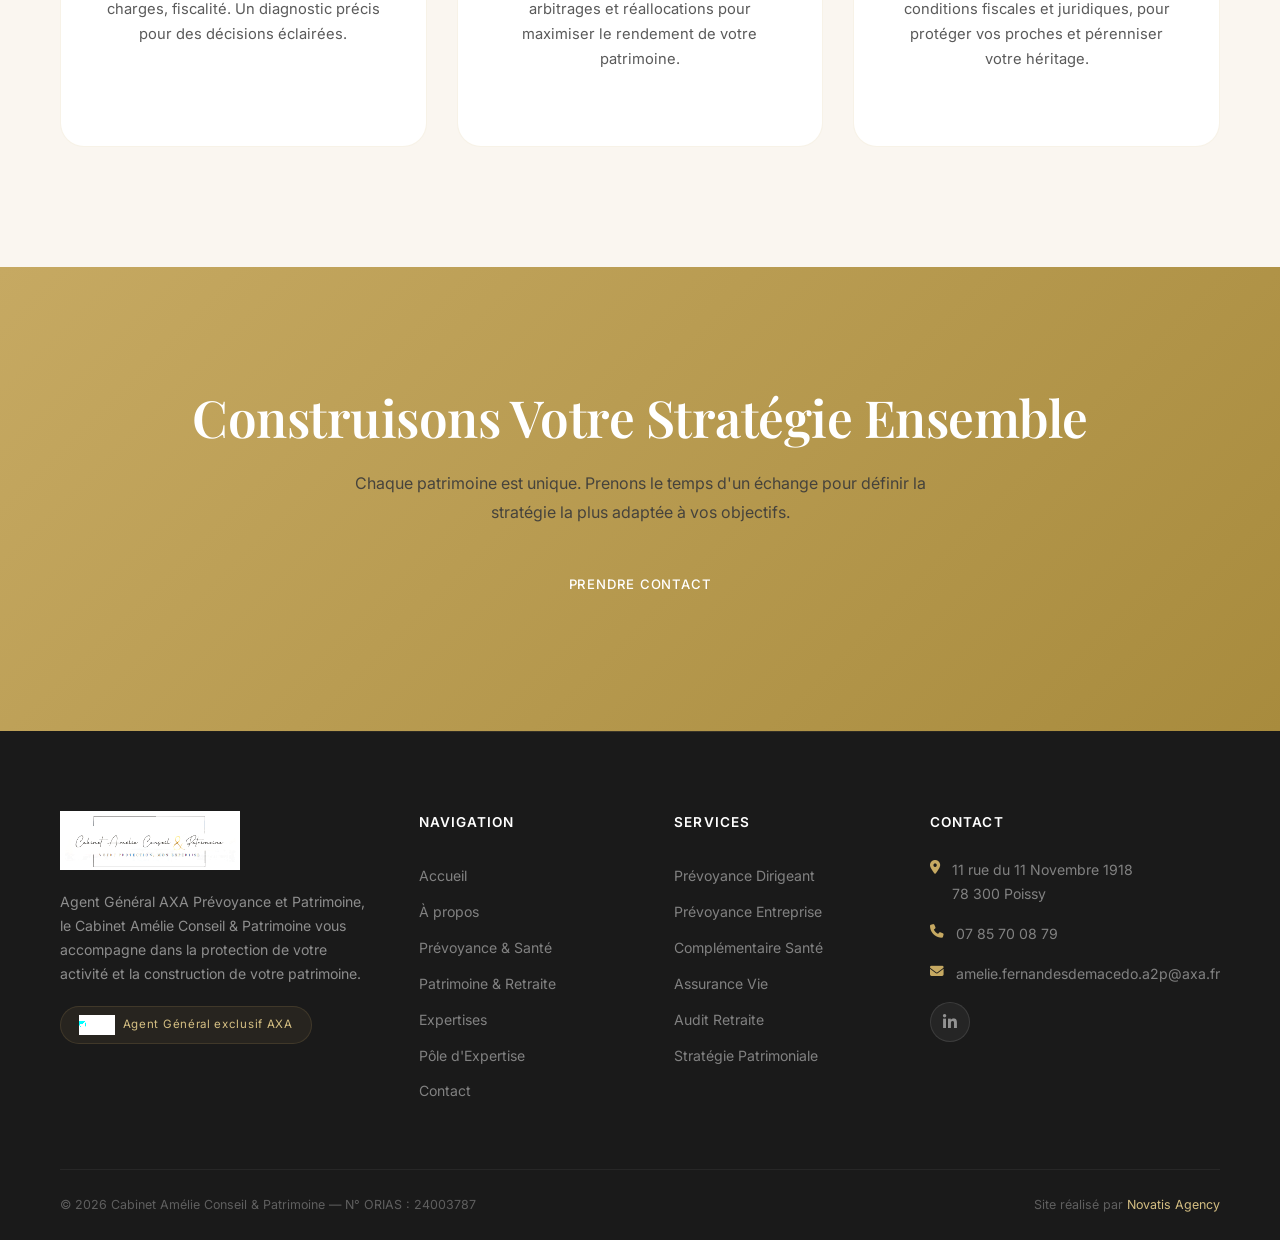
<file: patrimoine.html>
<!DOCTYPE html>
<html lang="fr">
<head>
    <meta charset="UTF-8">
    <meta name="viewport" content="width=device-width, initial-scale=1.0">
    <meta name="description" content="Assurance vie, audit retraite et stratégie patrimoniale sur-mesure à Poissy.">
    <title>Patrimoine & Retraite | Cabinet Amélie Conseil & Patrimoine</title>
    <link rel="stylesheet" href="style.css">
    <link rel="stylesheet" href="https://cdnjs.cloudflare.com/ajax/libs/font-awesome/6.5.1/css/all.min.css">
</head>
<body>

    <!-- Page Loader -->
    <div class="page-loader" id="pageLoader">
        <img src="images/logo.png" alt="Chargement..." class="loader-logo">
        <div class="loader-bar"></div>
    </div>

    <!-- Custom Cursor -->
    <div class="cursor-dot" id="cursorDot"></div>
    <div class="cursor-outline" id="cursorOutline"></div>

    <!-- Top Bar -->
    <div class="top-bar">
        <div class="container">
            <div class="top-bar-left">
                <a href="tel:0785700879"><i class="fas fa-phone"></i> 07 85 70 08 79</a>
                <a href="mailto:amelie.fernandesdemacedo.a2p@axa.fr"><i class="fas fa-envelope"></i> amelie.fernandesdemacedo.a2p@axa.fr</a>
                <span><i class="fas fa-map-marker-alt"></i> Poissy (78)</span>
            </div>
            <div class="top-bar-right">
                <a href="https://www.linkedin.com/in/amelie-fernandes" target="_blank"><i class="fab fa-linkedin-in"></i> LinkedIn</a>
                <a href="#" target="_blank"><i class="fas fa-external-link-alt"></i> Espace Client AXA</a>
            </div>
        </div>
    </div>

    <!-- Header -->
    <header class="header" id="header">
        <div class="nav-wrapper">
            <a href="index.html" class="logo">
                <img src="images/logo.png" alt="Cabinet Amélie Conseil & Patrimoine">
            </a>
            <nav class="nav-menu" id="navMenu">
                <a href="index.html">Accueil</a>
                <a href="a-propos.html">À propos</a>
                <div class="nav-item">
                    <a href="prevoyance.html">Prévoyance & Santé</a>
                    <div class="dropdown">
                        <a href="prevoyance.html#dirigeant">Prévoyance Dirigeant</a>
                        <a href="prevoyance.html#entreprise">Prévoyance Entreprise</a>
                        <a href="prevoyance.html#sante">Complémentaire Santé</a>
                    </div>
                </div>
                <div class="nav-item">
                    <a href="patrimoine.html" class="active">Patrimoine & Retraite</a>
                    <div class="dropdown">
                        <a href="patrimoine.html#assurance-vie">Assurance Vie</a>
                        <a href="patrimoine.html#retraite">Audit Retraite</a>
                        <a href="patrimoine.html#strategie">Stratégie Patrimoniale</a>
                    </div>
                </div>
                <a href="expertises.html">Expertises</a>
                <a href="pole-expertise.html">Pôle d'Expertise</a>
                <a href="contact.html" class="nav-cta">Contact</a>
                <div class="nav-axa">
                    <img src="images/axa-pp-logo.png" alt="AXA Prévoyance & Patrimoine">
                </div>
            </nav>
            <button class="menu-toggle" id="menuToggle">
                <span></span>
                <span></span>
                <span></span>
            </button>
        </div>
    </header>
    <div class="menu-overlay" id="menuOverlay"></div>

<!-- Page Header -->
    <section class="page-header">
        <div class="container">
            <h1>Patrimoine & Retraite</h1>
            <div class="breadcrumb">
                <a href="index.html">Accueil</a> &nbsp;/&nbsp; Patrimoine & Retraite
            </div>
            <div class="page-line"></div>
        </div>
    </section>

    <!-- Intro -->
    <section class="section">
        <div class="container">
            <div class="section-header reveal">
                <span class="section-label">Construire votre avenir</span>
                <h2>Optimisez Votre Patrimoine, Préparez Votre Retraite</h2>
                <div class="section-line"></div>
                <p>Au-delà de la protection, nous vous accompagnons dans la construction et l'optimisation de votre patrimoine pour un avenir serein et confortable.</p>
            </div>
        </div>
    </section>

    <!-- Assurance Vie -->
    <section class="section section-alt" id="assurance-vie">
        <div class="container">
            <div class="about-grid">
                <div class="about-text reveal">
                    <span class="about-label">Épargne & Investissement</span>
                    <h2>Assurance Vie</h2>
                    <p>L'assurance vie reste le placement préféré des Français, et pour cause : elle offre une <strong>souplesse incomparable</strong> en matière d'épargne, de transmission et de fiscalité.</p>
                    <p>Nous vous aidons à optimiser votre épargne au-delà des livrets réglementés, en accédant à des solutions d'investissement diversifiées et performantes, adaptées à votre profil de risque et à vos objectifs.</p>
                    <div style="margin: 20px 0;">
                        <div style="display: flex; align-items: center; gap: 12px; margin-bottom: 12px;">
                            <i class="fas fa-check-circle" style="color: var(--gold); font-size: 1.1rem;"></i>
                            <span>Fonds en euros sécurisés</span>
                        </div>
                        <div style="display: flex; align-items: center; gap: 12px; margin-bottom: 12px;">
                            <i class="fas fa-check-circle" style="color: var(--gold); font-size: 1.1rem;"></i>
                            <span>Unités de compte diversifiées</span>
                        </div>
                        <div style="display: flex; align-items: center; gap: 12px; margin-bottom: 12px;">
                            <i class="fas fa-check-circle" style="color: var(--gold); font-size: 1.1rem;"></i>
                            <span>Gestion pilotée ou libre</span>
                        </div>
                        <div style="display: flex; align-items: center; gap: 12px; margin-bottom: 12px;">
                            <i class="fas fa-check-circle" style="color: var(--gold); font-size: 1.1rem;"></i>
                            <span>Optimisation fiscale et successorale</span>
                        </div>
                    </div>
                    <a href="contact.html" class="btn btn-outline-dark" style="margin-top: 15px;">En savoir plus</a>
                </div>
                <div class="about-image reveal">
                    <img src="images/poissy-mairie.jpg" alt="Assurance Vie - Cabinet Amélie Conseil & Patrimoine">
                </div>
            </div>
        </div>
    </section>

    <!-- Audit Retraite -->
    <section class="section" id="retraite">
        <div class="container">
            <div class="about-grid">
                <div class="about-image reveal">
                    <img src="images/poissy-place.jpg" alt="Audit Retraite - Cabinet Amélie Conseil & Patrimoine">
                </div>
                <div class="about-text reveal">
                    <span class="about-label">Anticipez sereinement</span>
                    <h2>Audit & Préparation Retraite</h2>
                    <p>La retraite se prépare bien en amont. Notre <strong>audit retraite complet</strong> vous permet de connaître précisément votre situation et d'agir en conséquence pour maintenir votre niveau de vie.</p>
                    <p>Nous réalisons une étude approfondie de vos droits acquis et de vos droits futurs, pour mettre en place les solutions les plus adaptées à vos besoins et à vos ambitions.</p>
                    <div style="margin: 20px 0;">
                        <div style="display: flex; align-items: center; gap: 12px; margin-bottom: 12px;">
                            <i class="fas fa-check-circle" style="color: var(--gold); font-size: 1.1rem;"></i>
                            <span><strong>Bilan retraite</strong> — Analyse de vos droits acquis</span>
                        </div>
                        <div style="display: flex; align-items: center; gap: 12px; margin-bottom: 12px;">
                            <i class="fas fa-check-circle" style="color: var(--gold); font-size: 1.1rem;"></i>
                            <span><strong>Projection</strong> — Estimation de vos revenus futurs</span>
                        </div>
                        <div style="display: flex; align-items: center; gap: 12px; margin-bottom: 12px;">
                            <i class="fas fa-check-circle" style="color: var(--gold); font-size: 1.1rem;"></i>
                            <span><strong>Stratégie</strong> — Plan d'action personnalisé</span>
                        </div>
                        <div style="display: flex; align-items: center; gap: 12px; margin-bottom: 12px;">
                            <i class="fas fa-check-circle" style="color: var(--gold); font-size: 1.1rem;"></i>
                            <span><strong>Suivi</strong> — Accompagnement dans la durée</span>
                        </div>
                    </div>
                    <a href="contact.html" class="btn btn-outline-dark" style="margin-top: 15px;">Demander un audit</a>
                </div>
            </div>
        </div>
    </section>

    <!-- Stratégie Patrimoniale -->
    <section class="section section-cream" id="strategie">
        <div class="container">
            <div class="section-header reveal">
                <span class="section-label">Vision globale</span>
                <h2>Stratégie Patrimoniale</h2>
                <div class="section-line"></div>
                <p>Une approche globale et cohérente pour construire, protéger et transmettre votre patrimoine dans les meilleures conditions.</p>
            </div>
            <div class="pillars-grid">
                <div class="pillar-card reveal">
                    <div class="pillar-icon"><i class="fas fa-search-dollar"></i></div>
                    <h3>Audit Patrimonial</h3>
                    <p>Analyse complète de votre situation patrimoniale : actifs, passifs, revenus, charges, fiscalité. Un diagnostic précis pour des décisions éclairées.</p>
                </div>
                <div class="pillar-card reveal">
                    <div class="pillar-icon"><i class="fas fa-chess"></i></div>
                    <h3>Optimisation</h3>
                    <p>Stratégies d'optimisation fiscale, diversification des placements, arbitrages et réallocations pour maximiser le rendement de votre patrimoine.</p>
                </div>
                <div class="pillar-card reveal">
                    <div class="pillar-icon"><i class="fas fa-hand-holding-heart"></i></div>
                    <h3>Transmission</h3>
                    <p>Préparez la transmission de votre patrimoine dans les meilleures conditions fiscales et juridiques, pour protéger vos proches et pérenniser votre héritage.</p>
                </div>
            </div>
        </div>
    </section>

    <!-- CTA -->
    <section class="section" style="background: linear-gradient(135deg, var(--gold) 0%, var(--gold-dark) 100%); text-align: center; color: white;">
        <div class="container reveal">
            <h2 style="color: white; margin-bottom: 20px;">Construisons Votre Stratégie Ensemble</h2>
            <p style="max-width: 600px; margin: 0 auto 30px; opacity: 0.9;">Chaque patrimoine est unique. Prenons le temps d'un échange pour définir la stratégie la plus adaptée à vos objectifs.</p>
            <a href="contact.html" class="btn btn-outline" style="border-color: white; color: white;">Prendre Contact</a>
        </div>
    </section>

    <!-- Footer -->
    <footer class="footer">
        <div class="container">
            <div class="footer-grid">
                <div class="footer-about">
                    <img src="images/logo.png" alt="Cabinet Amélie Conseil & Patrimoine" class="footer-logo">
                    <p>Agent Général AXA Prévoyance et Patrimoine, le Cabinet Amélie Conseil & Patrimoine vous accompagne dans la protection de votre activité et la construction de votre patrimoine.</p>
                    <div class="axa-badge">
                        <img src="images/axa-pp-logo.png" alt="AXA"> Agent Général exclusif AXA
                    </div>
                </div>
                <div class="footer-links">
                    <h4>Navigation</h4>
                    <a href="index.html">Accueil</a>
                    <a href="a-propos.html">À propos</a>
                    <a href="prevoyance.html">Prévoyance & Santé</a>
                    <a href="patrimoine.html" class="active">Patrimoine & Retraite</a>
                    <a href="expertises.html">Expertises</a>
                    <a href="pole-expertise.html">Pôle d'Expertise</a>
                    <a href="contact.html">Contact</a>
                </div>
                <div class="footer-links">
                    <h4>Services</h4>
                    <a href="prevoyance.html#dirigeant">Prévoyance Dirigeant</a>
                    <a href="prevoyance.html#entreprise">Prévoyance Entreprise</a>
                    <a href="prevoyance.html#sante">Complémentaire Santé</a>
                    <a href="patrimoine.html#assurance-vie">Assurance Vie</a>
                    <a href="patrimoine.html#retraite">Audit Retraite</a>
                    <a href="patrimoine.html#strategie">Stratégie Patrimoniale</a>
                </div>
                <div>
                    <h4>Contact</h4>
                    <div class="footer-contact-item">
                        <i class="fas fa-map-marker-alt"></i>
                        <span>11 rue du 11 Novembre 1918<br>78 300 Poissy</span>
                    </div>
                    <div class="footer-contact-item">
                        <i class="fas fa-phone"></i>
                        <span><a href="tel:0785700879">07 85 70 08 79</a></span>
                    </div>
                    <div class="footer-contact-item">
                        <i class="fas fa-envelope"></i>
                        <span><a href="mailto:amelie.fernandesdemacedo.a2p@axa.fr">amelie.fernandesdemacedo.a2p@axa.fr</a></span>
                    </div>
                    <div class="footer-social" style="margin-top:16px;">
                        <a href="https://www.linkedin.com/in/amelie-fernandes" target="_blank" title="LinkedIn"><i class="fab fa-linkedin-in"></i></a>
                    </div>
                </div>
            </div>
            <div class="footer-bottom">
                <span>&copy; 2026 Cabinet Amélie Conseil & Patrimoine — N° ORIAS : 24003787</span>
                <span>Site réalisé par <a href="https://novatis.agency" target="_blank">Novatis Agency</a></span>
            </div>
        </div>
    </footer>

    <button class="scroll-top" id="scrollTop"><i class="fas fa-chevron-up"></i></button>
    <script src="script.js"></script>
</body>
</html>
</file>
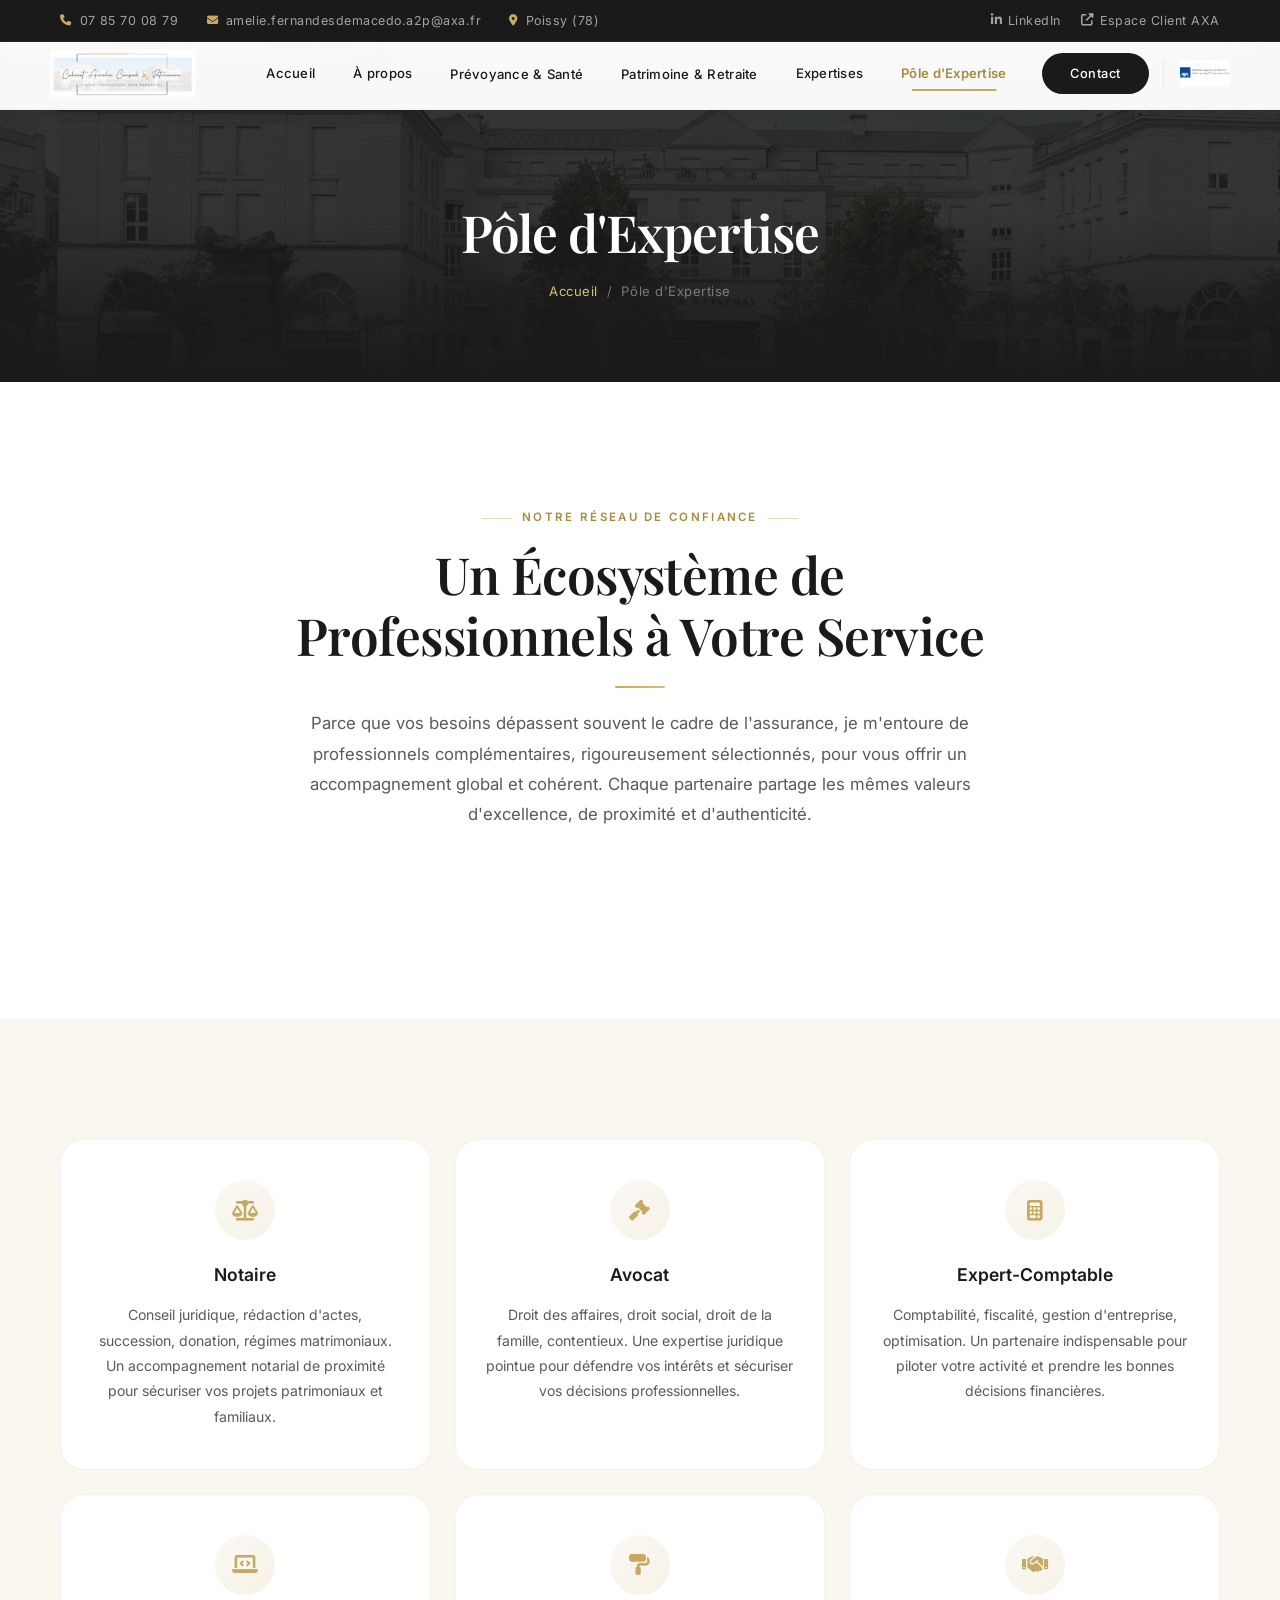
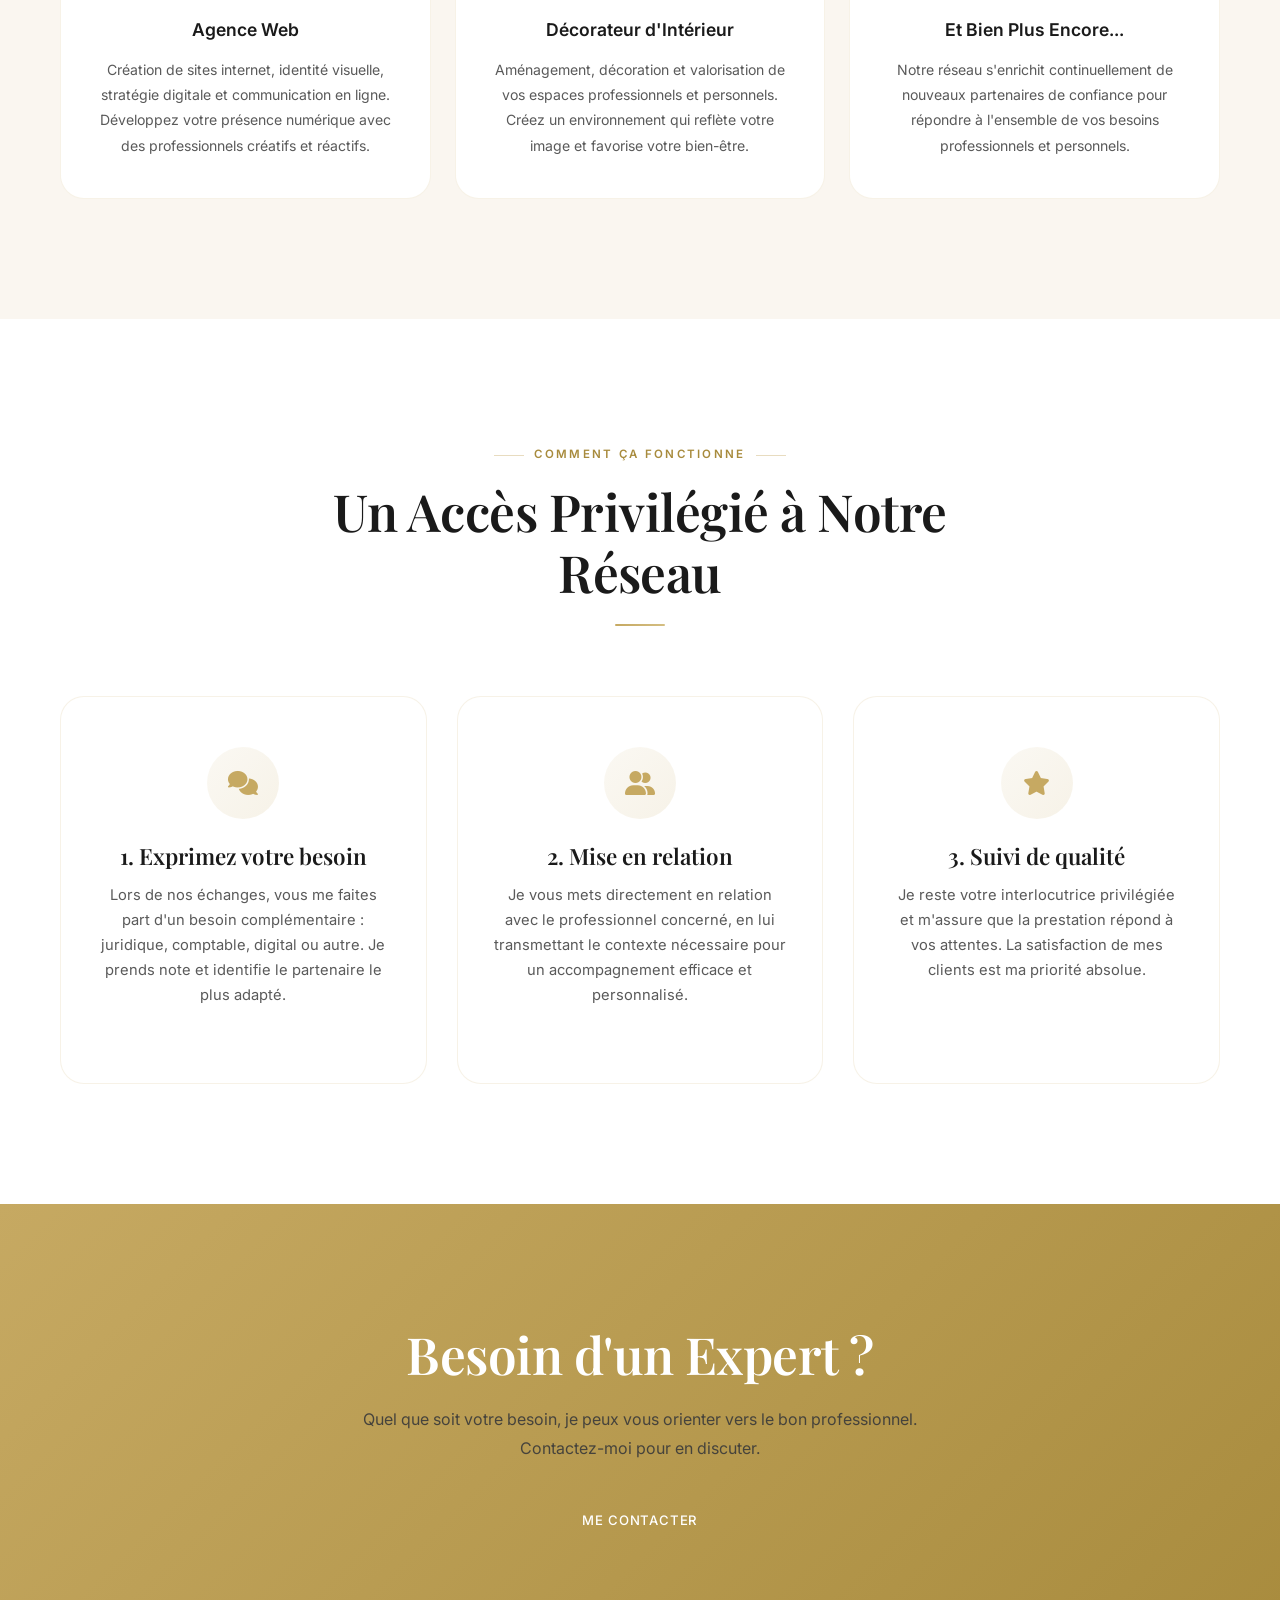
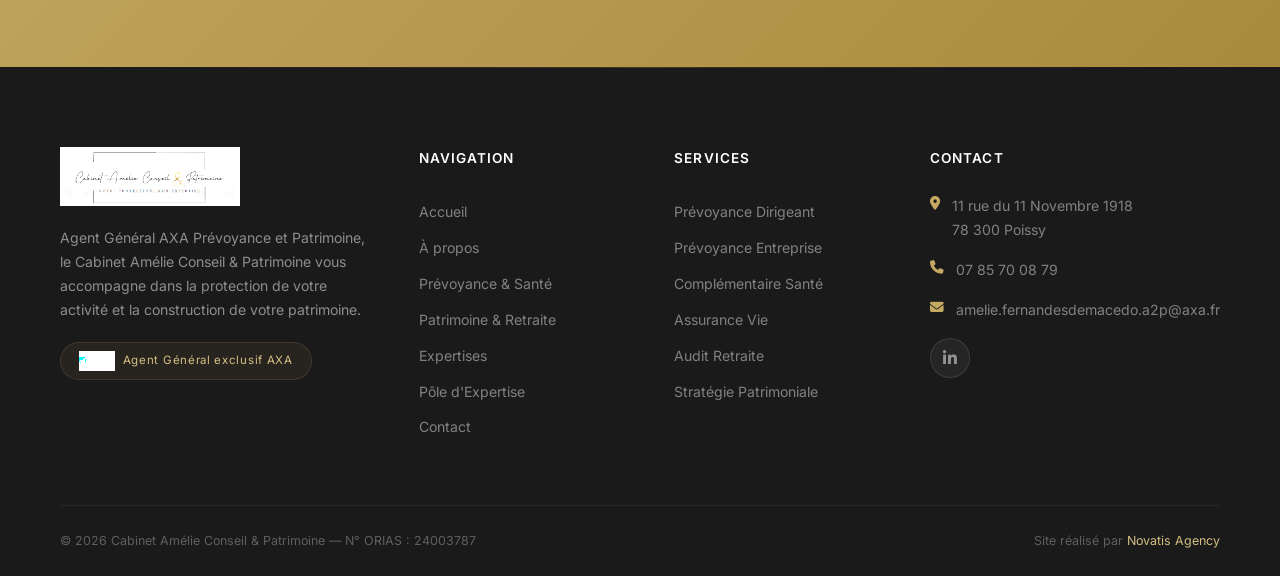
<file: pole-expertise.html>
<!DOCTYPE html>
<html lang="fr">
<head>
    <meta charset="UTF-8">
    <meta name="viewport" content="width=device-width, initial-scale=1.0">
    <meta name="description" content="Réseau de partenaires de confiance : notaire, avocat, expert-comptable et plus.">
    <title>Pôle d'Expertise | Cabinet Amélie Conseil & Patrimoine</title>
    <link rel="stylesheet" href="style.css">
    <link rel="stylesheet" href="https://cdnjs.cloudflare.com/ajax/libs/font-awesome/6.5.1/css/all.min.css">
</head>
<body>

    <!-- Page Loader -->
    <div class="page-loader" id="pageLoader">
        <img src="images/logo.png" alt="Chargement..." class="loader-logo">
        <div class="loader-bar"></div>
    </div>

    <!-- Custom Cursor -->
    <div class="cursor-dot" id="cursorDot"></div>
    <div class="cursor-outline" id="cursorOutline"></div>

    <!-- Top Bar -->
    <div class="top-bar">
        <div class="container">
            <div class="top-bar-left">
                <a href="tel:0785700879"><i class="fas fa-phone"></i> 07 85 70 08 79</a>
                <a href="mailto:amelie.fernandesdemacedo.a2p@axa.fr"><i class="fas fa-envelope"></i> amelie.fernandesdemacedo.a2p@axa.fr</a>
                <span><i class="fas fa-map-marker-alt"></i> Poissy (78)</span>
            </div>
            <div class="top-bar-right">
                <a href="https://www.linkedin.com/in/amelie-fernandes" target="_blank"><i class="fab fa-linkedin-in"></i> LinkedIn</a>
                <a href="#" target="_blank"><i class="fas fa-external-link-alt"></i> Espace Client AXA</a>
            </div>
        </div>
    </div>

    <!-- Header -->
    <header class="header" id="header">
        <div class="nav-wrapper">
            <a href="index.html" class="logo">
                <img src="images/logo.png" alt="Cabinet Amélie Conseil & Patrimoine">
            </a>
            <nav class="nav-menu" id="navMenu">
                <a href="index.html">Accueil</a>
                <a href="a-propos.html">À propos</a>
                <div class="nav-item">
                    <a href="prevoyance.html">Prévoyance & Santé</a>
                    <div class="dropdown">
                        <a href="prevoyance.html#dirigeant">Prévoyance Dirigeant</a>
                        <a href="prevoyance.html#entreprise">Prévoyance Entreprise</a>
                        <a href="prevoyance.html#sante">Complémentaire Santé</a>
                    </div>
                </div>
                <div class="nav-item">
                    <a href="patrimoine.html">Patrimoine & Retraite</a>
                    <div class="dropdown">
                        <a href="patrimoine.html#assurance-vie">Assurance Vie</a>
                        <a href="patrimoine.html#retraite">Audit Retraite</a>
                        <a href="patrimoine.html#strategie">Stratégie Patrimoniale</a>
                    </div>
                </div>
                <a href="expertises.html">Expertises</a>
                <a href="pole-expertise.html" class="active">Pôle d'Expertise</a>
                <a href="contact.html" class="nav-cta">Contact</a>
                <div class="nav-axa">
                    <img src="images/axa-pp-logo.png" alt="AXA Prévoyance & Patrimoine">
                </div>
            </nav>
            <button class="menu-toggle" id="menuToggle">
                <span></span>
                <span></span>
                <span></span>
            </button>
        </div>
    </header>
    <div class="menu-overlay" id="menuOverlay"></div>

<!-- Page Header -->
    <section class="page-header">
        <div class="container">
            <h1>Pôle d'Expertise</h1>
            <div class="breadcrumb">
                <a href="index.html">Accueil</a> &nbsp;/&nbsp; Pôle d'Expertise
            </div>
            <div class="page-line"></div>
        </div>
    </section>

    <!-- Intro -->
    <section class="section">
        <div class="container">
            <div class="section-header reveal">
                <span class="section-label">Notre réseau de confiance</span>
                <h2>Un Écosystème de Professionnels à Votre Service</h2>
                <div class="section-line"></div>
                <p>Parce que vos besoins dépassent souvent le cadre de l'assurance, je m'entoure de professionnels complémentaires, rigoureusement sélectionnés, pour vous offrir un accompagnement global et cohérent. Chaque partenaire partage les mêmes valeurs d'excellence, de proximité et d'authenticité.</p>
            </div>
        </div>
    </section>

    <!-- Partners Grid -->
    <section class="section section-alt">
        <div class="container">
            <div class="partners-grid">
                <div class="partner-card reveal">
                    <div class="partner-icon"><i class="fas fa-balance-scale"></i></div>
                    <h4>Notaire</h4>
                    <p>Conseil juridique, rédaction d'actes, succession, donation, régimes matrimoniaux. Un accompagnement notarial de proximité pour sécuriser vos projets patrimoniaux et familiaux.</p>
                </div>
                <div class="partner-card reveal">
                    <div class="partner-icon"><i class="fas fa-gavel"></i></div>
                    <h4>Avocat</h4>
                    <p>Droit des affaires, droit social, droit de la famille, contentieux. Une expertise juridique pointue pour défendre vos intérêts et sécuriser vos décisions professionnelles.</p>
                </div>
                <div class="partner-card reveal">
                    <div class="partner-icon"><i class="fas fa-calculator"></i></div>
                    <h4>Expert-Comptable</h4>
                    <p>Comptabilité, fiscalité, gestion d'entreprise, optimisation. Un partenaire indispensable pour piloter votre activité et prendre les bonnes décisions financières.</p>
                </div>
                <div class="partner-card reveal">
                    <div class="partner-icon"><i class="fas fa-laptop-code"></i></div>
                    <h4>Agence Web</h4>
                    <p>Création de sites internet, identité visuelle, stratégie digitale et communication en ligne. Développez votre présence numérique avec des professionnels créatifs et réactifs.</p>
                </div>
                <div class="partner-card reveal">
                    <div class="partner-icon"><i class="fas fa-paint-roller"></i></div>
                    <h4>Décorateur d'Intérieur</h4>
                    <p>Aménagement, décoration et valorisation de vos espaces professionnels et personnels. Créez un environnement qui reflète votre image et favorise votre bien-être.</p>
                </div>
                <div class="partner-card reveal">
                    <div class="partner-icon"><i class="fas fa-handshake"></i></div>
                    <h4>Et Bien Plus Encore...</h4>
                    <p>Notre réseau s'enrichit continuellement de nouveaux partenaires de confiance pour répondre à l'ensemble de vos besoins professionnels et personnels.</p>
                </div>
            </div>
        </div>
    </section>

    <!-- How it works -->
    <section class="section">
        <div class="container">
            <div class="section-header reveal">
                <span class="section-label">Comment ça fonctionne</span>
                <h2>Un Accès Privilégié à Notre Réseau</h2>
                <div class="section-line"></div>
            </div>
            <div class="pillars-grid">
                <div class="pillar-card reveal">
                    <div class="pillar-icon"><i class="fas fa-comments"></i></div>
                    <h3>1. Exprimez votre besoin</h3>
                    <p>Lors de nos échanges, vous me faites part d'un besoin complémentaire : juridique, comptable, digital ou autre. Je prends note et identifie le partenaire le plus adapté.</p>
                </div>
                <div class="pillar-card reveal">
                    <div class="pillar-icon"><i class="fas fa-user-friends"></i></div>
                    <h3>2. Mise en relation</h3>
                    <p>Je vous mets directement en relation avec le professionnel concerné, en lui transmettant le contexte nécessaire pour un accompagnement efficace et personnalisé.</p>
                </div>
                <div class="pillar-card reveal">
                    <div class="pillar-icon"><i class="fas fa-star"></i></div>
                    <h3>3. Suivi de qualité</h3>
                    <p>Je reste votre interlocutrice privilégiée et m'assure que la prestation répond à vos attentes. La satisfaction de mes clients est ma priorité absolue.</p>
                </div>
            </div>
        </div>
    </section>

    <!-- CTA -->
    <section class="section" style="background: linear-gradient(135deg, var(--gold) 0%, var(--gold-dark) 100%); text-align: center; color: white;">
        <div class="container reveal">
            <h2 style="color: white; margin-bottom: 20px;">Besoin d'un Expert ?</h2>
            <p style="max-width: 600px; margin: 0 auto 30px; opacity: 0.9;">Quel que soit votre besoin, je peux vous orienter vers le bon professionnel. Contactez-moi pour en discuter.</p>
            <a href="contact.html" class="btn btn-outline" style="border-color: white; color: white;">Me Contacter</a>
        </div>
    </section>

    <!-- Footer -->
    <footer class="footer">
        <div class="container">
            <div class="footer-grid">
                <div class="footer-about">
                    <img src="images/logo.png" alt="Cabinet Amélie Conseil & Patrimoine" class="footer-logo">
                    <p>Agent Général AXA Prévoyance et Patrimoine, le Cabinet Amélie Conseil & Patrimoine vous accompagne dans la protection de votre activité et la construction de votre patrimoine.</p>
                    <div class="axa-badge">
                        <img src="images/axa-pp-logo.png" alt="AXA"> Agent Général exclusif AXA
                    </div>
                </div>
                <div class="footer-links">
                    <h4>Navigation</h4>
                    <a href="index.html">Accueil</a>
                    <a href="a-propos.html">À propos</a>
                    <a href="prevoyance.html">Prévoyance & Santé</a>
                    <a href="patrimoine.html">Patrimoine & Retraite</a>
                    <a href="expertises.html">Expertises</a>
                    <a href="pole-expertise.html" class="active">Pôle d'Expertise</a>
                    <a href="contact.html">Contact</a>
                </div>
                <div class="footer-links">
                    <h4>Services</h4>
                    <a href="prevoyance.html#dirigeant">Prévoyance Dirigeant</a>
                    <a href="prevoyance.html#entreprise">Prévoyance Entreprise</a>
                    <a href="prevoyance.html#sante">Complémentaire Santé</a>
                    <a href="patrimoine.html#assurance-vie">Assurance Vie</a>
                    <a href="patrimoine.html#retraite">Audit Retraite</a>
                    <a href="patrimoine.html#strategie">Stratégie Patrimoniale</a>
                </div>
                <div>
                    <h4>Contact</h4>
                    <div class="footer-contact-item">
                        <i class="fas fa-map-marker-alt"></i>
                        <span>11 rue du 11 Novembre 1918<br>78 300 Poissy</span>
                    </div>
                    <div class="footer-contact-item">
                        <i class="fas fa-phone"></i>
                        <span><a href="tel:0785700879">07 85 70 08 79</a></span>
                    </div>
                    <div class="footer-contact-item">
                        <i class="fas fa-envelope"></i>
                        <span><a href="mailto:amelie.fernandesdemacedo.a2p@axa.fr">amelie.fernandesdemacedo.a2p@axa.fr</a></span>
                    </div>
                    <div class="footer-social" style="margin-top:16px;">
                        <a href="https://www.linkedin.com/in/amelie-fernandes" target="_blank" title="LinkedIn"><i class="fab fa-linkedin-in"></i></a>
                    </div>
                </div>
            </div>
            <div class="footer-bottom">
                <span>&copy; 2026 Cabinet Amélie Conseil & Patrimoine — N° ORIAS : 24003787</span>
                <span>Site réalisé par <a href="https://novatis.agency" target="_blank">Novatis Agency</a></span>
            </div>
        </div>
    </footer>

    <button class="scroll-top" id="scrollTop"><i class="fas fa-chevron-up"></i></button>
    <script src="script.js"></script>
</body>
</html>
</file>
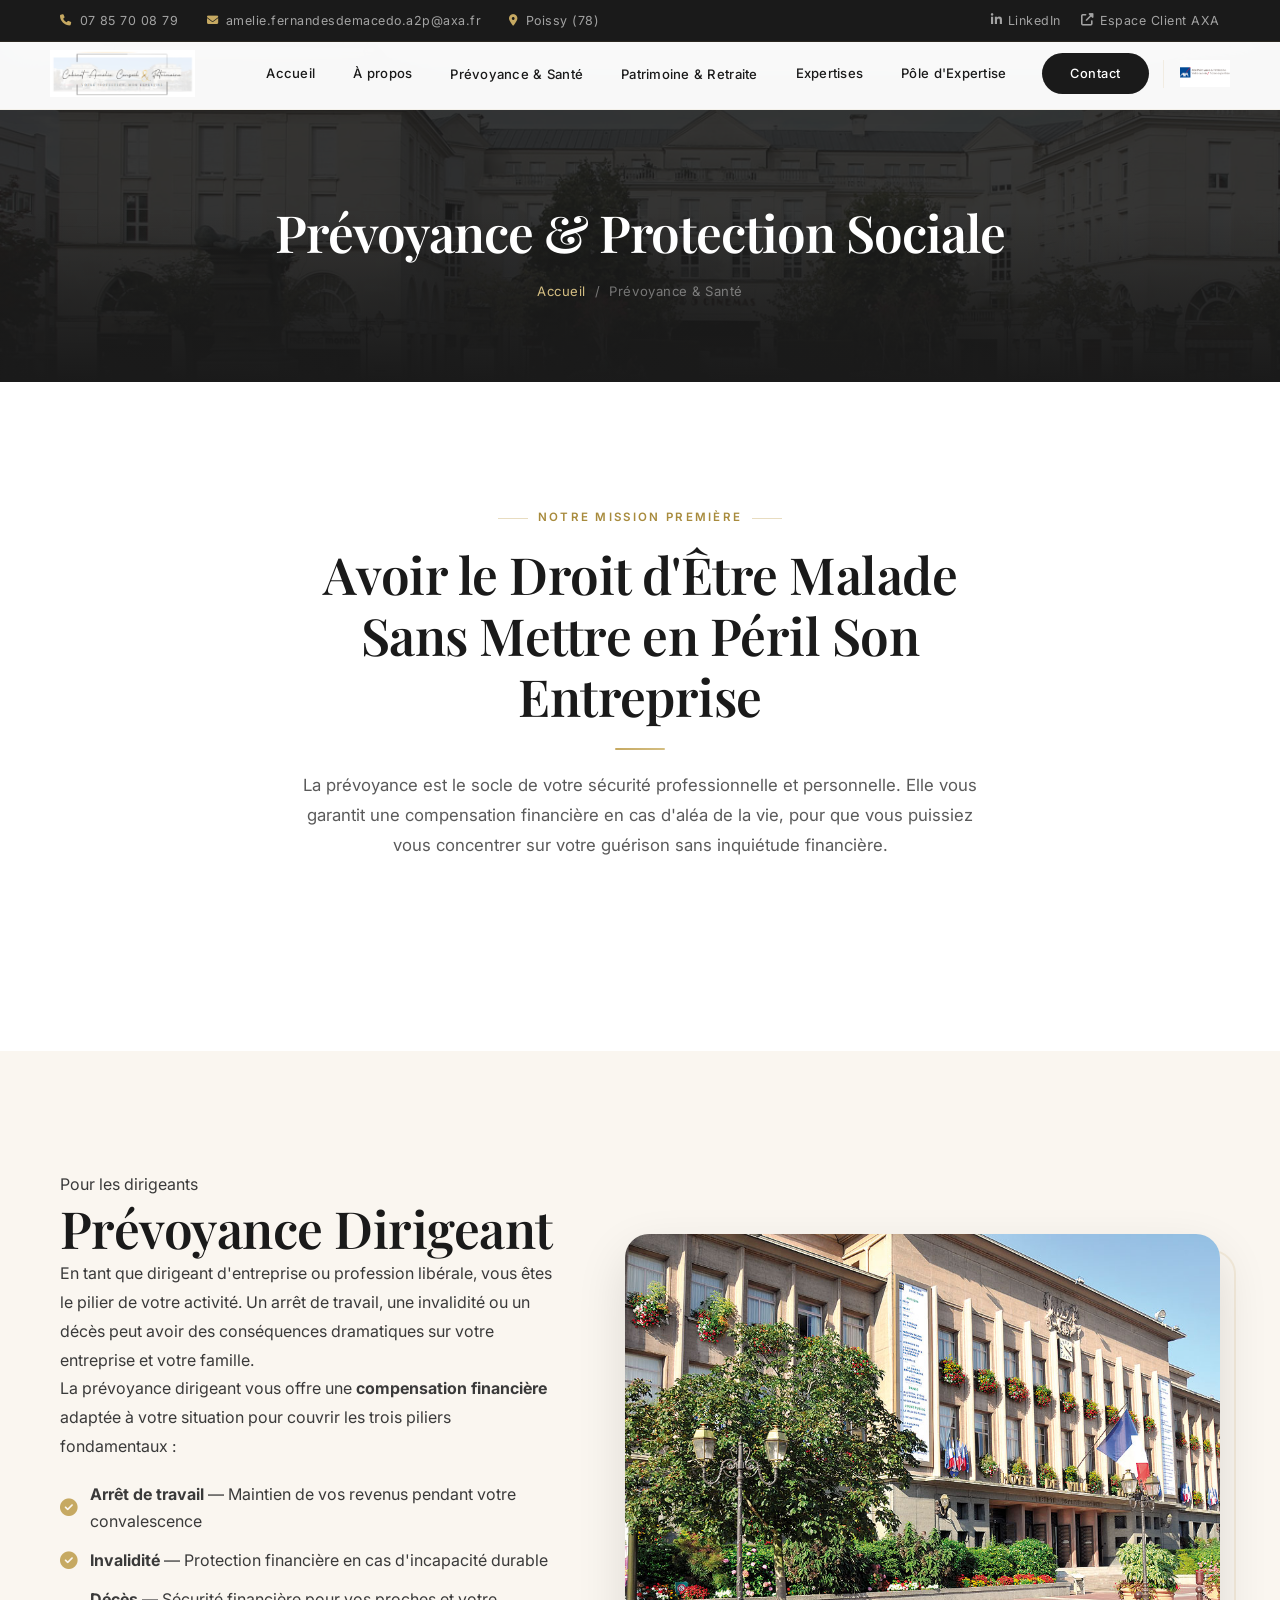
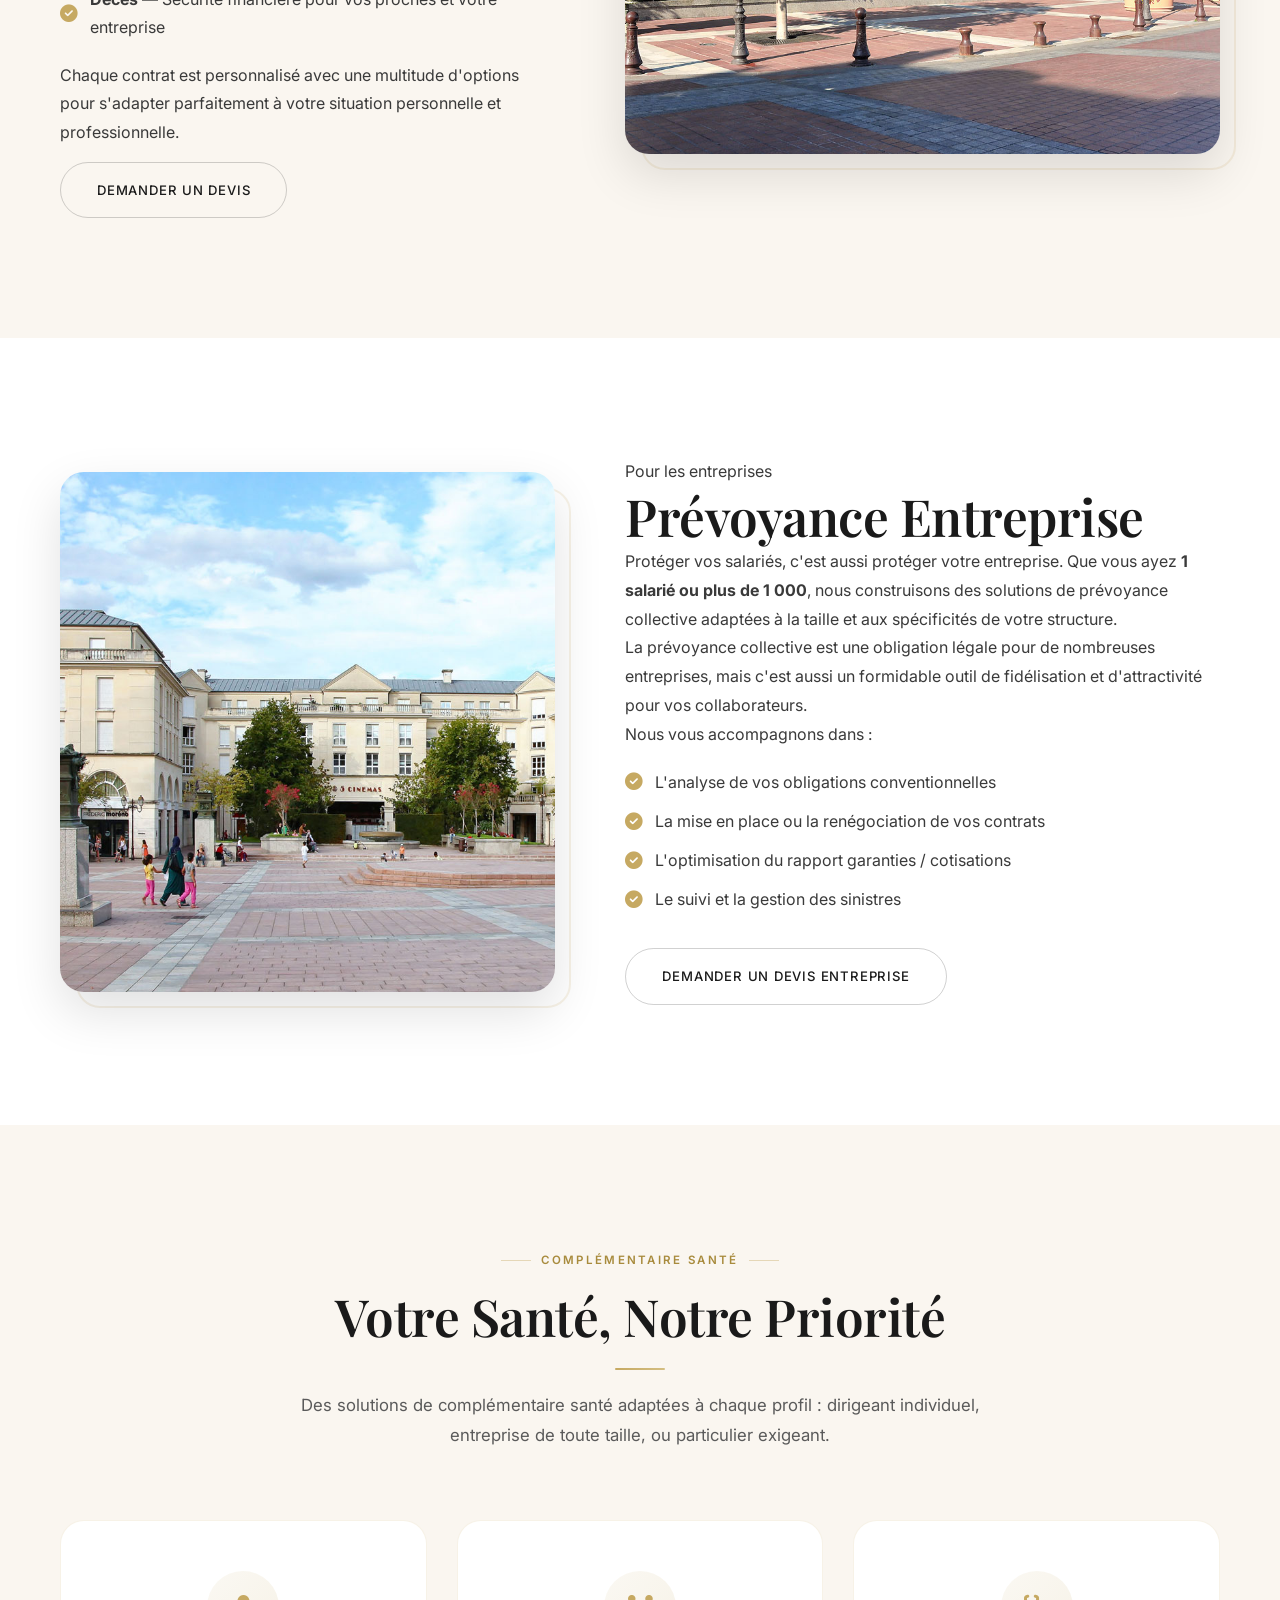
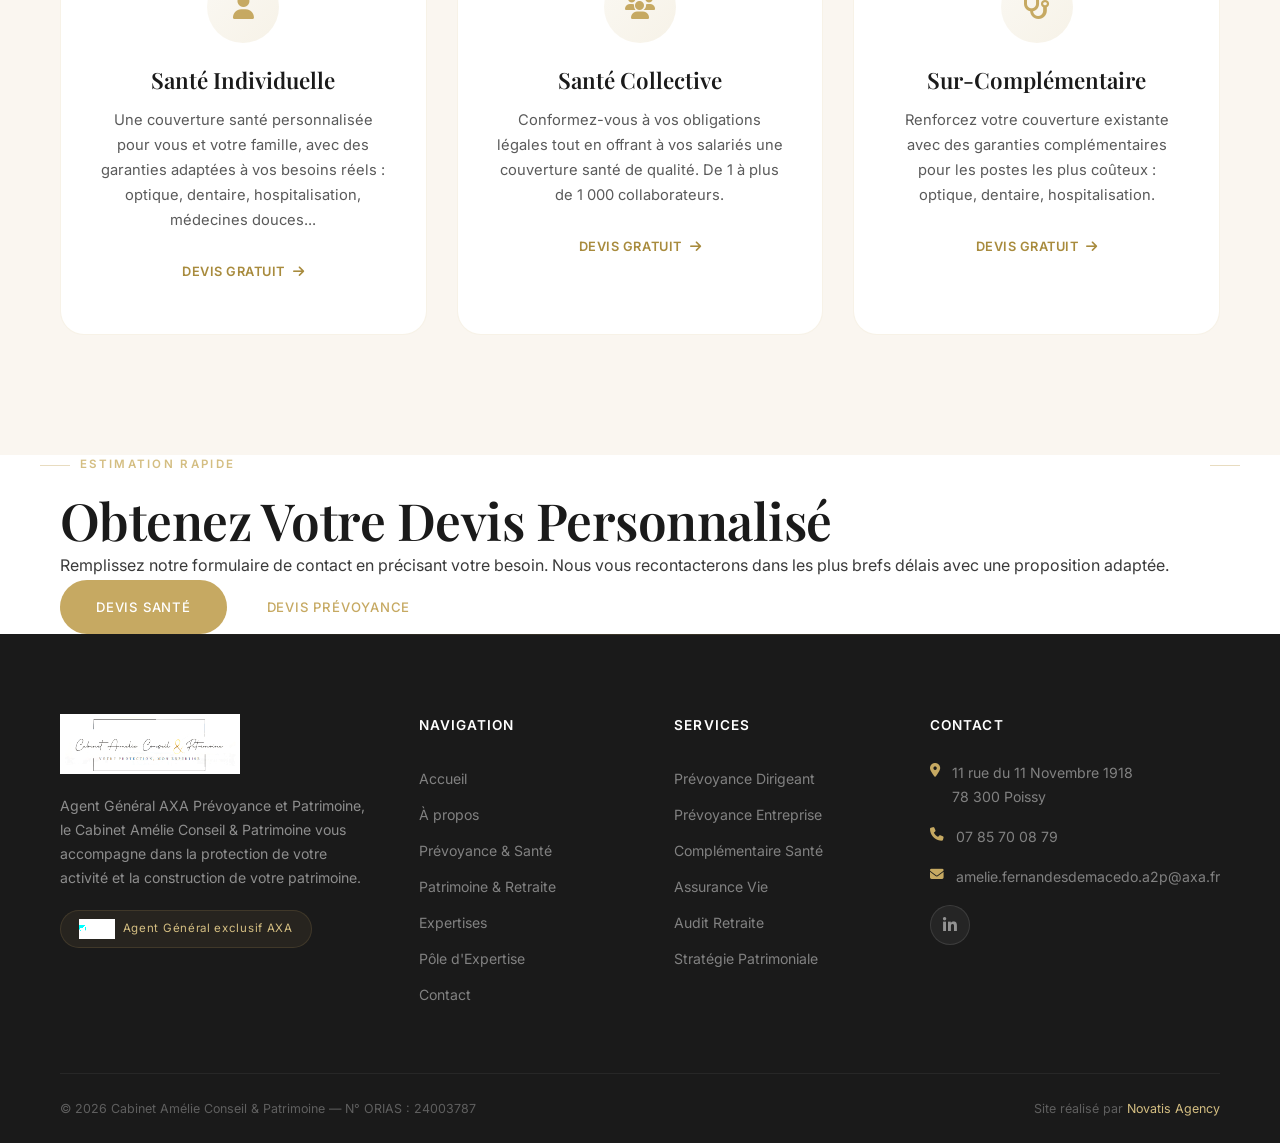
<file: prevoyance.html>
<!DOCTYPE html>
<html lang="fr">
<head>
    <meta charset="UTF-8">
    <meta name="viewport" content="width=device-width, initial-scale=1.0">
    <meta name="description" content="Solutions de prévoyance et complémentaire santé pour dirigeants et entreprises à Poissy.">
    <title>Prévoyance & Santé | Cabinet Amélie Conseil & Patrimoine</title>
    <link rel="stylesheet" href="style.css">
    <link rel="stylesheet" href="https://cdnjs.cloudflare.com/ajax/libs/font-awesome/6.5.1/css/all.min.css">
</head>
<body>

    <!-- Page Loader -->
    <div class="page-loader" id="pageLoader">
        <img src="images/logo.png" alt="Chargement..." class="loader-logo">
        <div class="loader-bar"></div>
    </div>

    <!-- Custom Cursor -->
    <div class="cursor-dot" id="cursorDot"></div>
    <div class="cursor-outline" id="cursorOutline"></div>

    <!-- Top Bar -->
    <div class="top-bar">
        <div class="container">
            <div class="top-bar-left">
                <a href="tel:0785700879"><i class="fas fa-phone"></i> 07 85 70 08 79</a>
                <a href="mailto:amelie.fernandesdemacedo.a2p@axa.fr"><i class="fas fa-envelope"></i> amelie.fernandesdemacedo.a2p@axa.fr</a>
                <span><i class="fas fa-map-marker-alt"></i> Poissy (78)</span>
            </div>
            <div class="top-bar-right">
                <a href="https://www.linkedin.com/in/amelie-fernandes" target="_blank"><i class="fab fa-linkedin-in"></i> LinkedIn</a>
                <a href="#" target="_blank"><i class="fas fa-external-link-alt"></i> Espace Client AXA</a>
            </div>
        </div>
    </div>

    <!-- Header -->
    <header class="header" id="header">
        <div class="nav-wrapper">
            <a href="index.html" class="logo">
                <img src="images/logo.png" alt="Cabinet Amélie Conseil & Patrimoine">
            </a>
            <nav class="nav-menu" id="navMenu">
                <a href="index.html">Accueil</a>
                <a href="a-propos.html">À propos</a>
                <div class="nav-item">
                    <a href="prevoyance.html" class="active">Prévoyance & Santé</a>
                    <div class="dropdown">
                        <a href="prevoyance.html#dirigeant">Prévoyance Dirigeant</a>
                        <a href="prevoyance.html#entreprise">Prévoyance Entreprise</a>
                        <a href="prevoyance.html#sante">Complémentaire Santé</a>
                    </div>
                </div>
                <div class="nav-item">
                    <a href="patrimoine.html">Patrimoine & Retraite</a>
                    <div class="dropdown">
                        <a href="patrimoine.html#assurance-vie">Assurance Vie</a>
                        <a href="patrimoine.html#retraite">Audit Retraite</a>
                        <a href="patrimoine.html#strategie">Stratégie Patrimoniale</a>
                    </div>
                </div>
                <a href="expertises.html">Expertises</a>
                <a href="pole-expertise.html">Pôle d'Expertise</a>
                <a href="contact.html" class="nav-cta">Contact</a>
                <div class="nav-axa">
                    <img src="images/axa-pp-logo.png" alt="AXA Prévoyance & Patrimoine">
                </div>
            </nav>
            <button class="menu-toggle" id="menuToggle">
                <span></span>
                <span></span>
                <span></span>
            </button>
        </div>
    </header>
    <div class="menu-overlay" id="menuOverlay"></div>

<!-- Page Header -->
    <section class="page-header">
        <div class="container">
            <h1>Prévoyance & Protection Sociale</h1>
            <div class="breadcrumb">
                <a href="index.html">Accueil</a> &nbsp;/&nbsp; Prévoyance & Santé
            </div>
            <div class="page-line"></div>
        </div>
    </section>

    <!-- Intro -->
    <section class="section">
        <div class="container">
            <div class="section-header reveal">
                <span class="section-label">Notre mission première</span>
                <h2>Avoir le Droit d'Être Malade Sans Mettre en Péril Son Entreprise</h2>
                <div class="section-line"></div>
                <p>La prévoyance est le socle de votre sécurité professionnelle et personnelle. Elle vous garantit une compensation financière en cas d'aléa de la vie, pour que vous puissiez vous concentrer sur votre guérison sans inquiétude financière.</p>
            </div>
        </div>
    </section>

    <!-- Prévoyance Dirigeant -->
    <section class="section section-alt" id="dirigeant">
        <div class="container">
            <div class="about-grid">
                <div class="about-text reveal">
                    <span class="about-label">Pour les dirigeants</span>
                    <h2>Prévoyance Dirigeant</h2>
                    <p>En tant que dirigeant d'entreprise ou profession libérale, vous êtes le pilier de votre activité. Un arrêt de travail, une invalidité ou un décès peut avoir des conséquences dramatiques sur votre entreprise et votre famille.</p>
                    <p>La prévoyance dirigeant vous offre une <strong>compensation financière</strong> adaptée à votre situation pour couvrir les trois piliers fondamentaux :</p>
                    <div style="margin: 20px 0;">
                        <div style="display: flex; align-items: center; gap: 12px; margin-bottom: 12px;">
                            <i class="fas fa-check-circle" style="color: var(--gold); font-size: 1.1rem;"></i>
                            <span><strong>Arrêt de travail</strong> — Maintien de vos revenus pendant votre convalescence</span>
                        </div>
                        <div style="display: flex; align-items: center; gap: 12px; margin-bottom: 12px;">
                            <i class="fas fa-check-circle" style="color: var(--gold); font-size: 1.1rem;"></i>
                            <span><strong>Invalidité</strong> — Protection financière en cas d'incapacité durable</span>
                        </div>
                        <div style="display: flex; align-items: center; gap: 12px; margin-bottom: 12px;">
                            <i class="fas fa-check-circle" style="color: var(--gold); font-size: 1.1rem;"></i>
                            <span><strong>Décès</strong> — Sécurité financière pour vos proches et votre entreprise</span>
                        </div>
                    </div>
                    <p>Chaque contrat est personnalisé avec une multitude d'options pour s'adapter parfaitement à votre situation personnelle et professionnelle.</p>
                    <a href="contact.html?type=prevoyance" class="btn btn-outline-dark" style="margin-top: 15px;">Demander un devis</a>
                </div>
                <div class="about-image reveal">
                    <img src="images/poissy-mairie.jpg" alt="Prévoyance Dirigeant - Cabinet Amélie Conseil & Patrimoine">
                </div>
            </div>
        </div>
    </section>

    <!-- Prévoyance Entreprise -->
    <section class="section" id="entreprise">
        <div class="container">
            <div class="about-grid">
                <div class="about-image reveal">
                    <img src="images/poissy-place.jpg" alt="Prévoyance Entreprise - Cabinet Amélie Conseil & Patrimoine">
                </div>
                <div class="about-text reveal">
                    <span class="about-label">Pour les entreprises</span>
                    <h2>Prévoyance Entreprise</h2>
                    <p>Protéger vos salariés, c'est aussi protéger votre entreprise. Que vous ayez <strong>1 salarié ou plus de 1 000</strong>, nous construisons des solutions de prévoyance collective adaptées à la taille et aux spécificités de votre structure.</p>
                    <p>La prévoyance collective est une obligation légale pour de nombreuses entreprises, mais c'est aussi un formidable outil de fidélisation et d'attractivité pour vos collaborateurs.</p>
                    <p>Nous vous accompagnons dans :</p>
                    <div style="margin: 20px 0;">
                        <div style="display: flex; align-items: center; gap: 12px; margin-bottom: 12px;">
                            <i class="fas fa-check-circle" style="color: var(--gold); font-size: 1.1rem;"></i>
                            <span>L'analyse de vos obligations conventionnelles</span>
                        </div>
                        <div style="display: flex; align-items: center; gap: 12px; margin-bottom: 12px;">
                            <i class="fas fa-check-circle" style="color: var(--gold); font-size: 1.1rem;"></i>
                            <span>La mise en place ou la renégociation de vos contrats</span>
                        </div>
                        <div style="display: flex; align-items: center; gap: 12px; margin-bottom: 12px;">
                            <i class="fas fa-check-circle" style="color: var(--gold); font-size: 1.1rem;"></i>
                            <span>L'optimisation du rapport garanties / cotisations</span>
                        </div>
                        <div style="display: flex; align-items: center; gap: 12px; margin-bottom: 12px;">
                            <i class="fas fa-check-circle" style="color: var(--gold); font-size: 1.1rem;"></i>
                            <span>Le suivi et la gestion des sinistres</span>
                        </div>
                    </div>
                    <a href="contact.html?type=prevoyance" class="btn btn-outline-dark" style="margin-top: 15px;">Demander un devis entreprise</a>
                </div>
            </div>
        </div>
    </section>

    <!-- Complémentaire Santé -->
    <section class="section section-cream" id="sante">
        <div class="container">
            <div class="section-header reveal">
                <span class="section-label">Complémentaire santé</span>
                <h2>Votre Santé, Notre Priorité</h2>
                <div class="section-line"></div>
                <p>Des solutions de complémentaire santé adaptées à chaque profil : dirigeant individuel, entreprise de toute taille, ou particulier exigeant.</p>
            </div>
            <div class="pillars-grid">
                <div class="pillar-card reveal">
                    <div class="pillar-icon"><i class="fas fa-user"></i></div>
                    <h3>Santé Individuelle</h3>
                    <p>Une couverture santé personnalisée pour vous et votre famille, avec des garanties adaptées à vos besoins réels : optique, dentaire, hospitalisation, médecines douces...</p>
                    <a href="contact.html?type=sante" class="pillar-link">Devis gratuit <i class="fas fa-arrow-right"></i></a>
                </div>
                <div class="pillar-card reveal">
                    <div class="pillar-icon"><i class="fas fa-users"></i></div>
                    <h3>Santé Collective</h3>
                    <p>Conformez-vous à vos obligations légales tout en offrant à vos salariés une couverture santé de qualité. De 1 à plus de 1 000 collaborateurs.</p>
                    <a href="contact.html?type=sante" class="pillar-link">Devis gratuit <i class="fas fa-arrow-right"></i></a>
                </div>
                <div class="pillar-card reveal">
                    <div class="pillar-icon"><i class="fas fa-stethoscope"></i></div>
                    <h3>Sur-Complémentaire</h3>
                    <p>Renforcez votre couverture existante avec des garanties complémentaires pour les postes les plus coûteux : optique, dentaire, hospitalisation.</p>
                    <a href="contact.html?type=sante" class="pillar-link">Devis gratuit <i class="fas fa-arrow-right"></i></a>
                </div>
            </div>
        </div>
    </section>

    <!-- CTA Devis -->
    <section class="devis-section">
        <div class="container reveal">
            <span class="section-label" style="color: var(--gold-light); display: block; margin-bottom: 15px;">Estimation rapide</span>
            <h2>Obtenez Votre Devis Personnalisé</h2>
            <p>Remplissez notre formulaire de contact en précisant votre besoin. Nous vous recontacterons dans les plus brefs délais avec une proposition adaptée.</p>
            <div class="btn-group">
                <a href="contact.html?type=sante" class="btn btn-primary">Devis Santé</a>
                <a href="contact.html?type=prevoyance" class="btn btn-outline" style="border-color: var(--gold); color: var(--gold);">Devis Prévoyance</a>
            </div>
        </div>
    </section>

    <!-- Footer -->
    <footer class="footer">
        <div class="container">
            <div class="footer-grid">
                <div class="footer-about">
                    <img src="images/logo.png" alt="Cabinet Amélie Conseil & Patrimoine" class="footer-logo">
                    <p>Agent Général AXA Prévoyance et Patrimoine, le Cabinet Amélie Conseil & Patrimoine vous accompagne dans la protection de votre activité et la construction de votre patrimoine.</p>
                    <div class="axa-badge">
                        <img src="images/axa-pp-logo.png" alt="AXA"> Agent Général exclusif AXA
                    </div>
                </div>
                <div class="footer-links">
                    <h4>Navigation</h4>
                    <a href="index.html">Accueil</a>
                    <a href="a-propos.html">À propos</a>
                    <a href="prevoyance.html" class="active">Prévoyance & Santé</a>
                    <a href="patrimoine.html">Patrimoine & Retraite</a>
                    <a href="expertises.html">Expertises</a>
                    <a href="pole-expertise.html">Pôle d'Expertise</a>
                    <a href="contact.html">Contact</a>
                </div>
                <div class="footer-links">
                    <h4>Services</h4>
                    <a href="prevoyance.html#dirigeant">Prévoyance Dirigeant</a>
                    <a href="prevoyance.html#entreprise">Prévoyance Entreprise</a>
                    <a href="prevoyance.html#sante">Complémentaire Santé</a>
                    <a href="patrimoine.html#assurance-vie">Assurance Vie</a>
                    <a href="patrimoine.html#retraite">Audit Retraite</a>
                    <a href="patrimoine.html#strategie">Stratégie Patrimoniale</a>
                </div>
                <div>
                    <h4>Contact</h4>
                    <div class="footer-contact-item">
                        <i class="fas fa-map-marker-alt"></i>
                        <span>11 rue du 11 Novembre 1918<br>78 300 Poissy</span>
                    </div>
                    <div class="footer-contact-item">
                        <i class="fas fa-phone"></i>
                        <span><a href="tel:0785700879">07 85 70 08 79</a></span>
                    </div>
                    <div class="footer-contact-item">
                        <i class="fas fa-envelope"></i>
                        <span><a href="mailto:amelie.fernandesdemacedo.a2p@axa.fr">amelie.fernandesdemacedo.a2p@axa.fr</a></span>
                    </div>
                    <div class="footer-social" style="margin-top:16px;">
                        <a href="https://www.linkedin.com/in/amelie-fernandes" target="_blank" title="LinkedIn"><i class="fab fa-linkedin-in"></i></a>
                    </div>
                </div>
            </div>
            <div class="footer-bottom">
                <span>&copy; 2026 Cabinet Amélie Conseil & Patrimoine — N° ORIAS : 24003787</span>
                <span>Site réalisé par <a href="https://novatis.agency" target="_blank">Novatis Agency</a></span>
            </div>
        </div>
    </footer>

    <button class="scroll-top" id="scrollTop"><i class="fas fa-chevron-up"></i></button>
    <script src="script.js"></script>
</body>
</html>
</file>
<file: style.css>
/* Cabinet Amélie Conseil & Patrimoine — V3 Premium */
@import url('https://fonts.googleapis.com/css2?family=Playfair+Display:ital,wght@0,400;0,500;0,600;0,700;1,400;1,500&family=Inter:wght@300;400;500;600;700&family=Cormorant+Garamond:ital,wght@0,400;0,500;0,600;1,400;1,500&family=Great+Vibes&display=swap');
:root{--gold:#C6A962;--gold-light:#D4BE82;--gold-dark:#A88B3D;--cream:#FAF6F0;--dark:#1A1A1A;--dark-soft:#2D2D2D;--dark-medium:#3A3A3A;--text:#3A3A3A;--text-light:#5A5A5A;--text-muted:#8A8A8A;--white:#fff;--border:rgba(198,169,98,.15);--shadow-sm:0 2px 20px rgba(0,0,0,.04);--shadow-md:0 8px 40px rgba(0,0,0,.06);--shadow-lg:0 20px 60px rgba(0,0,0,.08);--shadow-gold:0 8px 30px rgba(198,169,98,.2);--radius-sm:8px;--radius-md:16px;--radius-lg:24px;--tr:all .5s cubic-bezier(.25,.46,.45,.94);--trf:all .3s cubic-bezier(.25,.46,.45,.94);--fh:'Playfair Display',Georgia,serif;--fb:'Inter',-apple-system,sans-serif;--fa:'Cormorant Garamond',Georgia,serif;--fs:'Great Vibes',cursive}
*,*::before,*::after{box-sizing:border-box;margin:0;padding:0}
html{scroll-behavior:smooth;font-size:16px;-webkit-font-smoothing:antialiased}
body{font-family:var(--fb);color:var(--text);background:var(--white);line-height:1.7;overflow-x:hidden}
img{max-width:100%;height:auto;display:block}
a{text-decoration:none;color:inherit;transition:var(--trf)}
ul,ol{list-style:none}
h1,h2,h3{font-family:var(--fh);font-weight:600;color:var(--dark);line-height:1.2}
h1{font-size:clamp(2.5rem,5vw,4.5rem);letter-spacing:-.02em}
h2{font-size:clamp(2rem,4vw,3.2rem);letter-spacing:-.01em;color:var(--dark)}
h3{font-size:clamp(1.3rem,2.5vw,1.8rem);color:var(--dark)}
h4{font-family:var(--fb);font-size:1.1rem;font-weight:600;color:var(--dark)}
p{font-size:1rem;line-height:1.8;color:var(--text)}
.container{max-width:1240px;margin:0 auto;padding:0 40px}
@media(max-width:768px){.container{padding:0 20px}}

/* CURSOR */
.cursor-dot,.cursor-outline{pointer-events:none;position:fixed;top:0;left:0;z-index:99999;border-radius:50%;opacity:0;transition:opacity .3s}
.cursor-dot{width:8px;height:8px;background:var(--gold)}
.cursor-outline{width:40px;height:40px;border:1.5px solid var(--gold);transition:width .3s,height .3s}
body:hover .cursor-dot,body:hover .cursor-outline{opacity:1}
.cursor-outline.hover{width:60px;height:60px;background:rgba(198,169,98,.05)}
@media(max-width:1024px){.cursor-dot,.cursor-outline{display:none!important}}

/* LOADER */
.page-loader{position:fixed;top:0;left:0;width:100%;height:100%;background:var(--dark);z-index:100000;display:flex;align-items:center;justify-content:center;flex-direction:column;transition:opacity .8s,visibility .8s}
.page-loader.loaded{opacity:0;visibility:hidden;pointer-events:none}
.loader-logo{width:180px;opacity:0;animation:loaderFadeIn 1s ease forwards .3s}
.loader-bar{width:120px;height:2px;background:var(--dark-medium);margin-top:30px;border-radius:2px;overflow:hidden}
.loader-bar::after{content:'';display:block;width:0;height:100%;background:linear-gradient(90deg,var(--gold),var(--gold-light));animation:loaderProgress 1.5s ease forwards .5s}
@keyframes loaderFadeIn{to{opacity:1}}
@keyframes loaderProgress{to{width:100%}}

/* TOP BAR */
.top-bar{background:var(--dark);padding:10px 0;font-size:.78rem;letter-spacing:.04em;border-bottom:1px solid rgba(198,169,98,.1);position:relative;z-index:1001}
.top-bar .container{display:flex;justify-content:space-between;align-items:center}
.top-bar-left{display:flex;align-items:center;gap:28px}
.top-bar-left span,.top-bar-left a{color:rgba(255,255,255,.6);text-decoration:none;display:flex;align-items:center;gap:8px;transition:var(--trf)}
.top-bar-left a:hover{color:var(--gold-light)}
.top-bar-left i{color:var(--gold);font-size:.7rem}
.top-bar-right{display:flex;align-items:center;gap:20px}
.top-bar-right a{color:rgba(255,255,255,.6);text-decoration:none;display:flex;align-items:center;gap:6px;transition:var(--trf);font-size:.78rem}
.top-bar-right a:hover{color:var(--gold-light)}
@media(max-width:900px){.top-bar{display:none}}

/* ===== HEADER NAV — REDESIGNED ===== */
.header{position:fixed;top:38px;left:0;right:0;z-index:1000;transition:var(--tr)}
.header.scrolled{top:0}
.nav-wrapper{margin:0;padding:0 50px;background:rgba(255,255,255,.97);backdrop-filter:blur(20px);-webkit-backdrop-filter:blur(20px);border-bottom:1px solid rgba(198,169,98,.1);display:flex;align-items:center;justify-content:space-between;transition:var(--tr);height:72px;box-shadow:0 2px 20px rgba(0,0,0,.03)}
.header.scrolled .nav-wrapper{height:64px;box-shadow:0 4px 30px rgba(0,0,0,.06)}

/* Logo in nav */
.logo{display:flex;align-items:center;flex-shrink:0}
.logo img{height:48px;transition:var(--trf);object-fit:contain}
.header.scrolled .logo img{height:42px}

/* Nav menu */
.nav-menu{display:flex;align-items:center;gap:2px}
.nav-menu>a,.nav-item>a{font-family:var(--fb);font-size:.82rem;font-weight:500;color:var(--dark);padding:8px 18px;border-radius:6px;transition:var(--trf);letter-spacing:.02em;white-space:nowrap;position:relative}
.nav-menu>a::after,.nav-item>a::after{content:'';position:absolute;bottom:2px;left:50%;width:0;height:2px;background:var(--gold);transition:all .3s;transform:translateX(-50%);border-radius:2px}
.nav-menu>a:hover::after,.nav-item:hover>a::after,.nav-menu>a.active::after{width:60%}
.nav-menu>a:hover,.nav-item:hover>a{color:var(--gold-dark)}
.nav-menu>a.active{color:var(--gold-dark);font-weight:600}
.nav-item{position:relative}
.nav-item .dropdown{position:absolute;top:calc(100% + 16px);left:50%;transform:translateX(-50%) translateY(10px);background:var(--white);border:1px solid rgba(198,169,98,.1);border-radius:var(--radius-md);padding:14px 10px;min-width:250px;box-shadow:0 20px 50px rgba(0,0,0,.1);opacity:0;visibility:hidden;transition:var(--trf);z-index:100}
.nav-item .dropdown::before{content:'';position:absolute;top:-8px;left:50%;transform:translateX(-50%);width:16px;height:8px;background:var(--white);clip-path:polygon(50% 0%,0% 100%,100% 100%)}
.nav-item:hover .dropdown{opacity:1;visibility:visible;transform:translateX(-50%) translateY(0)}
.nav-item .dropdown a{display:flex;align-items:center;gap:10px;padding:11px 18px;font-size:.84rem;color:var(--text);border-radius:var(--radius-sm);transition:var(--trf)}
.nav-item .dropdown a::before{content:'';width:4px;height:4px;border-radius:50%;background:var(--gold);opacity:0;transition:var(--trf);flex-shrink:0}
.nav-item .dropdown a:hover{background:rgba(198,169,98,.06);color:var(--gold-dark)}
.nav-item .dropdown a:hover::before{opacity:1}

/* AXA badge in nav */
.nav-axa{display:flex;align-items:center;gap:8px;margin-left:12px;padding-left:16px;border-left:1px solid rgba(198,169,98,.15)}
.nav-axa img{height:28px;object-fit:contain}

/* Nav CTA */
.nav-cta{background:var(--dark)!important;color:var(--white)!important;padding:10px 28px!important;border-radius:50px!important;font-weight:500!important;font-size:.8rem!important;letter-spacing:.04em!important;margin-left:16px;position:relative;overflow:hidden;transition:var(--trf)!important}
.nav-cta::after{display:none!important}
.nav-cta::before{content:'';position:absolute;top:0;left:-100%;width:100%;height:100%;background:linear-gradient(90deg,transparent,rgba(198,169,98,.3),transparent);transition:left .6s}
.nav-cta:hover::before{left:100%}
.nav-cta:hover{background:var(--gold-dark)!important;transform:translateY(-1px);box-shadow:var(--shadow-gold)!important}

/* Mobile menu */
.menu-toggle{display:none;background:none;border:none;cursor:pointer;width:32px;height:24px;position:relative;z-index:1002}
.menu-toggle span{display:block;width:100%;height:2px;background:var(--dark);border-radius:2px;transition:var(--trf);position:absolute;left:0}
.menu-toggle span:nth-child(1){top:0}
.menu-toggle span:nth-child(2){top:50%;transform:translateY(-50%)}
.menu-toggle span:nth-child(3){bottom:0}
.menu-toggle.active span:nth-child(1){top:50%;transform:translateY(-50%) rotate(45deg)}
.menu-toggle.active span:nth-child(2){opacity:0}
.menu-toggle.active span:nth-child(3){bottom:50%;transform:translateY(50%) rotate(-45deg)}
.menu-close{display:none}
.menu-overlay{position:fixed;top:0;left:0;width:100%;height:100%;background:rgba(0,0,0,.5);backdrop-filter:blur(4px);opacity:0;visibility:hidden;z-index:998;transition:var(--tr)}
.menu-overlay.active{opacity:1;visibility:visible}
@media(max-width:1024px){
.menu-toggle{display:block}
.nav-menu{position:fixed;top:0;right:-100%;width:340px;height:100vh;background:var(--white);flex-direction:column;align-items:flex-start;padding:100px 40px 40px;gap:4px;z-index:999;transition:right .5s cubic-bezier(.77,0,.175,1);box-shadow:-20px 0 60px rgba(0,0,0,.1);overflow-y:auto}
.nav-menu.active{right:0}
.nav-menu>a,.nav-item>a{font-size:1rem;padding:14px 20px;width:100%;border-radius:var(--radius-sm)}
.nav-menu>a::after,.nav-item>a::after{display:none}
.nav-item{width:100%}
.nav-item .dropdown{position:static;transform:none;box-shadow:none;border:none;padding:0 0 0 20px;opacity:1;visibility:visible;min-width:auto}
.nav-item .dropdown::before{display:none}
.nav-cta{margin-left:0;margin-top:16px;text-align:center;width:100%;display:block}
.nav-axa{margin-left:0;padding-left:0;border-left:none;margin-top:16px;padding-top:16px;border-top:1px solid var(--border)}
.nav-wrapper{padding:0 20px;height:64px}
}

/* ===== HERO — Script font, no logo ===== */
.hero{min-height:100vh;display:flex;align-items:center;justify-content:center;position:relative;overflow:hidden;background:var(--dark)}
.hero-bg{position:absolute;top:0;left:0;width:100%;height:100%;z-index:1}
.hero-bg img{width:100%;height:100%;object-fit:cover;opacity:.3;filter:saturate(.5);transition:transform 20s linear}
.hero:hover .hero-bg img{transform:scale(1.05)}
.hero-overlay{position:absolute;top:0;left:0;width:100%;height:100%;background:linear-gradient(180deg,rgba(26,26,26,.3) 0%,rgba(26,26,26,.55) 50%,rgba(26,26,26,.85) 100%);z-index:2}
#particles-canvas{position:absolute;top:0;left:0;width:100%;height:100%;z-index:3;pointer-events:none}
.hero-content{position:relative;z-index:4;text-align:center;max-width:900px;padding:0 40px}
.hero-badge{display:inline-flex;align-items:center;gap:10px;background:rgba(198,169,98,.1);border:1px solid rgba(198,169,98,.25);padding:10px 24px;border-radius:50px;font-size:.72rem;font-weight:500;color:var(--gold-light);letter-spacing:.15em;text-transform:uppercase;margin-bottom:40px;backdrop-filter:blur(10px);opacity:0;animation:heroFadeUp 1s ease forwards .5s}
.hero-badge i{font-size:.6rem}
.hero-badge img{height:20px;filter:brightness(10)}

/* Script title — like the logo font */
.hero-script{font-family:var(--fs);font-size:clamp(3rem,7vw,6rem);color:var(--white);line-height:1.1;margin-bottom:8px;opacity:0;animation:heroFadeUp 1.2s ease forwards .7s;text-shadow:0 4px 30px rgba(0,0,0,.3)}
.hero-script .gold{color:var(--gold-light)}
.hero h1{color:var(--white);font-size:clamp(1.1rem,2vw,1.6rem);font-weight:400;margin-bottom:16px;opacity:0;animation:heroFadeUp 1s ease forwards .9s;font-family:var(--fb);letter-spacing:.15em;text-transform:uppercase}
.hero-subtitle{font-family:var(--fa);font-size:clamp(1.1rem,2vw,1.5rem);color:rgba(255,255,255,.55);font-style:italic;margin-bottom:45px;opacity:0;animation:heroFadeUp 1s ease forwards 1.1s}
.hero-ctas{display:flex;align-items:center;justify-content:center;gap:20px;opacity:0;animation:heroFadeUp 1s ease forwards 1.3s;flex-wrap:wrap}
@keyframes heroFadeUp{from{opacity:0;transform:translateY(30px)}to{opacity:1;transform:translateY(0)}}
.hero-scroll{position:absolute;bottom:40px;left:50%;transform:translateX(-50%);z-index:5;display:flex;flex-direction:column;align-items:center;gap:8px;color:rgba(255,255,255,.4);font-size:.7rem;letter-spacing:.15em;text-transform:uppercase;text-decoration:none;transition:var(--trf)}
.hero-scroll:hover{color:var(--gold-light)}
.hero-scroll .scroll-line{width:1px;height:50px;background:linear-gradient(to bottom,var(--gold),transparent);animation:scrollPulse 2s ease infinite}
@keyframes scrollPulse{0%,100%{opacity:.3;transform:scaleY(.6)}50%{opacity:1;transform:scaleY(1)}}

/* BUTTONS */
.btn{display:inline-flex;align-items:center;gap:10px;font-family:var(--fb);font-size:.82rem;font-weight:500;letter-spacing:.06em;text-transform:uppercase;text-decoration:none;padding:16px 36px;border-radius:50px;border:none;cursor:pointer;transition:var(--tr);position:relative;overflow:hidden}
.btn-primary{background:var(--gold);color:var(--white)}
.btn-primary:hover{background:var(--gold-dark);transform:translateY(-2px);box-shadow:var(--shadow-gold)}
.btn-outline-light{background:transparent;color:var(--white);border:1px solid rgba(255,255,255,.3)}
.btn-outline-light:hover{background:rgba(255,255,255,.1);border-color:rgba(255,255,255,.5);transform:translateY(-2px)}
.btn-outline-dark{background:transparent;color:var(--dark);border:1px solid rgba(26,26,26,.2)}
.btn-outline-dark:hover{background:var(--dark);color:var(--white);transform:translateY(-2px)}
.btn-dark{background:var(--dark);color:var(--white)}
.btn-dark:hover{background:var(--dark-soft);transform:translateY(-2px);box-shadow:var(--shadow-md)}
.btn i{font-size:.75rem;transition:transform .3s}
.btn:hover i{transform:translateX(4px)}

/* SECTIONS — Titles more readable */
.section{padding:120px 0;position:relative}
.section-sm{padding:80px 0}
.section-cream,.section-alt{background:var(--cream)}
.section-dark{background:var(--dark)}
.section-dark h2,.section-dark h3,.section-dark h4{color:var(--white)}
.section-dark p{color:rgba(255,255,255,.65)}
.section-header{text-align:center;max-width:700px;margin:0 auto 70px}
.section-label{display:inline-block;font-size:.72rem;font-weight:600;letter-spacing:.2em;text-transform:uppercase;color:var(--gold-dark);margin-bottom:16px;position:relative;padding:0 20px}
.section-label::before,.section-label::after{content:'';position:absolute;top:50%;width:30px;height:1px;background:var(--gold);opacity:.4}
.section-label::before{left:-20px}
.section-label::after{right:-20px}
.section-header h2{margin-bottom:20px;color:var(--dark);font-weight:600}
.section-header p{font-size:1.05rem;color:var(--text-light);line-height:1.8}
.section-line{width:50px;height:2px;background:linear-gradient(90deg,var(--gold),var(--gold-light));margin:20px auto;border-radius:2px}

/* REVEAL */
.reveal{opacity:0;transform:translateY(50px);transition:opacity .8s cubic-bezier(.25,.46,.45,.94),transform .8s cubic-bezier(.25,.46,.45,.94)}
.reveal.visible{opacity:1;transform:translateY(0)}
.reveal-left{opacity:0;transform:translateX(-60px);transition:opacity .8s,transform .8s}
.reveal-left.visible{opacity:1;transform:translateX(0)}
.reveal-right{opacity:0;transform:translateX(60px);transition:opacity .8s,transform .8s}
.reveal-right.visible{opacity:1;transform:translateX(0)}
.fade-in{opacity:0;transform:translateY(30px);transition:opacity .6s,transform .6s}
.fade-in.visible{opacity:1;transform:translateY(0)}

/* MARQUEE */
.marquee-section{padding:28px 0;background:var(--dark);overflow:hidden;border-top:1px solid rgba(198,169,98,.1);border-bottom:1px solid rgba(198,169,98,.1)}
.marquee-track{display:flex;animation:marquee 35s linear infinite;white-space:nowrap}
.marquee-item{display:flex;align-items:center;gap:20px;padding:0 40px;font-family:var(--fh);font-size:1.2rem;color:rgba(255,255,255,.25);font-weight:400;font-style:italic}
.marquee-item .dot{width:5px;height:5px;border-radius:50%;background:var(--gold);opacity:.4;flex-shrink:0}
@keyframes marquee{0%{transform:translateX(0)}100%{transform:translateX(-50%)}}

/* PILLARS */
.pillars-grid{display:grid;grid-template-columns:repeat(3,1fr);gap:30px}
.pillar-card{background:var(--white);border:1px solid var(--border);border-radius:var(--radius-lg);padding:50px 36px;text-align:center;transition:var(--tr);position:relative;overflow:hidden}
.pillar-card::before{content:'';position:absolute;top:0;left:0;width:100%;height:3px;background:linear-gradient(90deg,var(--gold),var(--gold-light),var(--gold));transform:scaleX(0);transition:transform .5s}
.pillar-card:hover::before{transform:scaleX(1)}
.pillar-card:hover{transform:translateY(-8px);box-shadow:var(--shadow-lg);border-color:rgba(198,169,98,.2)}
.pillar-icon{width:72px;height:72px;border-radius:50%;background:linear-gradient(135deg,rgba(198,169,98,.08),rgba(198,169,98,.15));display:flex;align-items:center;justify-content:center;margin:0 auto 24px;transition:var(--tr)}
.pillar-icon i{font-size:1.5rem;color:var(--gold);transition:var(--trf)}
.pillar-card:hover .pillar-icon{background:linear-gradient(135deg,var(--gold),var(--gold-light));transform:scale(1.1)}
.pillar-card:hover .pillar-icon i{color:var(--white)}
.pillar-card h3{margin-bottom:14px;font-size:1.4rem;color:var(--dark);font-weight:600}
.pillar-card p{font-size:.92rem;color:var(--text-light);margin-bottom:24px;line-height:1.7}
.pillar-link{display:inline-flex;align-items:center;gap:8px;font-size:.8rem;font-weight:600;color:var(--gold-dark);letter-spacing:.04em;text-transform:uppercase;transition:var(--trf)}
.pillar-link:hover{gap:12px;color:var(--gold)}
@media(max-width:900px){.pillars-grid{grid-template-columns:1fr}}

/* ===== ABOUT — Photo beside text ===== */
.about-grid{display:grid;grid-template-columns:1fr 1.2fr;gap:70px;align-items:center}
.about-image{position:relative;border-radius:var(--radius-lg);overflow:visible}
.about-image img{width:100%;height:520px;object-fit:cover;object-position:top;border-radius:var(--radius-lg);transition:transform .8s;box-shadow:0 20px 50px rgba(0,0,0,.12)}
.about-image:hover img{transform:scale(1.02)}
.about-image::after{content:'';position:absolute;bottom:-16px;right:-16px;width:100%;height:100%;border:2px solid var(--gold);border-radius:var(--radius-lg);opacity:.15;z-index:-1}
.about-content h2{margin-bottom:24px;color:var(--dark);font-weight:600}
.about-content p{margin-bottom:20px;font-size:1rem;color:var(--text)}
.about-signature{font-family:var(--fs);font-size:2.2rem;color:var(--gold);margin:30px 0}
.about-stats{display:grid;grid-template-columns:repeat(3,1fr);gap:24px;margin-top:40px;padding-top:40px;border-top:1px solid var(--border)}
.about-stat{text-align:center}
.about-stat-number{font-family:var(--fh);font-size:2.2rem;color:var(--gold-dark);font-weight:600;line-height:1;margin-bottom:6px}
.about-stat-label{font-size:.72rem;color:var(--text-muted);letter-spacing:.08em;text-transform:uppercase}
@media(max-width:900px){.about-grid{grid-template-columns:1fr;gap:40px}.about-image img{height:400px}}

/* SERVICES */
.services-grid{display:grid;grid-template-columns:repeat(3,1fr);gap:24px}
.service-card{background:var(--white);border:1px solid var(--border);border-radius:var(--radius-lg);padding:40px 32px;transition:var(--tr);position:relative;overflow:hidden}
.service-card::after{content:'';position:absolute;bottom:0;left:0;width:100%;height:0;background:linear-gradient(to top,rgba(198,169,98,.04),transparent);transition:height .5s}
.service-card:hover::after{height:100%}
.service-card:hover{transform:translateY(-6px);box-shadow:var(--shadow-lg);border-color:rgba(198,169,98,.2)}
.service-number{font-family:var(--fh);font-size:3rem;color:rgba(198,169,98,.15);font-weight:600;line-height:1;margin-bottom:20px}
.service-card h4{margin-bottom:12px;font-size:1.15rem;color:var(--dark)}
.service-card p{font-size:.9rem;color:var(--text-light);line-height:1.7;margin:0}
@media(max-width:900px){.services-grid{grid-template-columns:1fr}}

/* CTA */
.cta-section{background:var(--dark);position:relative;overflow:hidden;padding:120px 0}
.cta-section::before{content:'';position:absolute;top:-50%;right:-20%;width:600px;height:600px;background:radial-gradient(circle,rgba(198,169,98,.08) 0%,transparent 70%);border-radius:50%}
.cta-grid{display:grid;grid-template-columns:1fr 1fr;gap:30px}
.cta-card{background:rgba(255,255,255,.03);border:1px solid rgba(198,169,98,.12);border-radius:var(--radius-lg);padding:50px 40px;text-align:center;transition:var(--tr);text-decoration:none;display:block}
.cta-card:hover{background:rgba(198,169,98,.06);border-color:rgba(198,169,98,.3);transform:translateY(-4px)}
.cta-card-icon{width:64px;height:64px;border-radius:50%;background:rgba(198,169,98,.1);display:flex;align-items:center;justify-content:center;margin:0 auto 20px}
.cta-card-icon i{font-size:1.3rem;color:var(--gold-light)}
.cta-card h4{color:var(--white)!important;margin-bottom:10px;font-size:1.15rem}
.cta-card p{color:rgba(255,255,255,.5)!important;font-size:.88rem;margin:0}
@media(max-width:768px){.cta-grid{grid-template-columns:1fr}}

/* PARTNERS */
.partners-grid{display:grid;grid-template-columns:repeat(3,1fr);gap:24px}
.partner-card{background:var(--white);border:1px solid var(--border);border-radius:var(--radius-lg);padding:40px 30px;text-align:center;transition:var(--tr)}
.partner-card:hover{transform:translateY(-6px);box-shadow:var(--shadow-lg);border-color:rgba(198,169,98,.2)}
.partner-icon{width:60px;height:60px;border-radius:50%;background:linear-gradient(135deg,rgba(198,169,98,.08),rgba(198,169,98,.15));display:flex;align-items:center;justify-content:center;margin:0 auto 20px}
.partner-icon i{font-size:1.3rem;color:var(--gold)}
.partner-card h4{margin-bottom:12px;color:var(--dark)}
.partner-card p{font-size:.88rem;color:var(--text-light);margin:0}
@media(max-width:900px){.partners-grid{grid-template-columns:1fr}}

/* CONTACT */
.contact-grid{display:grid;grid-template-columns:1fr 1.3fr;gap:60px;align-items:start}
.contact-info h3{margin-bottom:30px;font-size:1.5rem;color:var(--dark)}
.contact-info-item{display:flex;align-items:flex-start;gap:18px;margin-bottom:28px}
.contact-info-icon{width:48px;height:48px;min-width:48px;border-radius:50%;background:linear-gradient(135deg,rgba(198,169,98,.08),rgba(198,169,98,.15));display:flex;align-items:center;justify-content:center}
.contact-info-icon i{font-size:1rem;color:var(--gold)}
.contact-info-item h4{font-size:.9rem;margin-bottom:4px;color:var(--dark)}
.contact-info-item p{font-size:.88rem;color:var(--text-light);margin:0}
.contact-info-item a{color:var(--gold-dark);text-decoration:none;transition:var(--trf)}
.contact-info-item a:hover{color:var(--gold)}
.contact-form{background:var(--white);border:1px solid var(--border);border-radius:var(--radius-lg);padding:50px 40px;box-shadow:var(--shadow-sm)}
.contact-form h3{margin-bottom:30px;font-size:1.5rem;color:var(--dark)}
.form-row{display:grid;grid-template-columns:1fr 1fr;gap:20px}
.form-group{margin-bottom:20px}
.form-group label{display:block;font-size:.75rem;font-weight:600;letter-spacing:.08em;text-transform:uppercase;color:var(--text-light);margin-bottom:8px}
.form-group input,.form-group select,.form-group textarea{width:100%;padding:14px 18px;border:1px solid #e0dbd5;border-radius:var(--radius-sm);font-family:var(--fb);font-size:.92rem;color:var(--dark);background:var(--white);transition:var(--trf);outline:none}
.form-group input:focus,.form-group select:focus,.form-group textarea:focus{border-color:var(--gold);box-shadow:0 0 0 3px rgba(198,169,98,.1)}
.form-group textarea{min-height:140px;resize:vertical}
.form-group select{cursor:pointer}
@media(max-width:900px){.contact-grid{grid-template-columns:1fr;gap:40px}.form-row{grid-template-columns:1fr}.contact-form{padding:30px 24px}}

/* PAGE HEADER */
.page-header{padding:160px 0 80px;background:var(--dark);text-align:center;position:relative;overflow:hidden}
.page-header::before{content:'';position:absolute;top:0;left:0;width:100%;height:100%;background:url('images/poissy-place.jpg') center/cover no-repeat;opacity:.12;filter:saturate(.5)}
.page-header::after{content:'';position:absolute;bottom:0;left:0;width:100%;height:50%;background:linear-gradient(to top,var(--dark),transparent)}
.page-header .container{position:relative;z-index:2}
.page-header h1{color:var(--white);font-size:clamp(2.2rem,4vw,3.5rem);margin-bottom:16px;font-weight:600}
.page-line{display:none}
.breadcrumb{font-size:.82rem;color:rgba(255,255,255,.4);letter-spacing:.04em}
.breadcrumb a{color:var(--gold-light);text-decoration:none;transition:var(--trf)}
.breadcrumb a:hover{color:var(--gold)}

/* QUOTE */
.quote-section{text-align:center;padding:100px 40px;background:var(--cream)}
.quote-icon{font-size:3rem;color:var(--gold);opacity:.3;margin-bottom:24px}
.quote-text{font-family:var(--fa);font-size:clamp(1.3rem,2.5vw,1.8rem);font-style:italic;color:var(--dark);max-width:700px;margin:0 auto 20px;line-height:1.6}
.quote-author{font-size:.85rem;color:var(--gold-dark);font-weight:600;letter-spacing:.06em}

/* PROCESS */
.process-grid{display:grid;grid-template-columns:repeat(4,1fr);gap:30px;position:relative}
.process-grid::before{content:'';position:absolute;top:40px;left:12.5%;width:75%;height:1px;background:linear-gradient(90deg,transparent,var(--gold),var(--gold),transparent);opacity:.2}
.process-step{text-align:center;position:relative}
.process-number{width:64px;height:64px;border-radius:50%;background:var(--white);border:2px solid var(--gold);display:flex;align-items:center;justify-content:center;margin:0 auto 20px;font-family:var(--fh);font-size:1.3rem;color:var(--gold-dark);font-weight:600;position:relative;z-index:2;transition:var(--tr)}
.process-step:hover .process-number{background:var(--gold);color:var(--white);transform:scale(1.1)}
.process-step h4{margin-bottom:10px;font-size:1rem;color:var(--dark)}
.process-step p{font-size:.85rem;color:var(--text-light);margin:0}
@media(max-width:900px){.process-grid{grid-template-columns:1fr 1fr}.process-grid::before{display:none}}
@media(max-width:600px){.process-grid{grid-template-columns:1fr}}

/* FOOTER */
.footer{background:var(--dark);padding:80px 0 0;position:relative}
.footer::before{content:'';position:absolute;top:0;left:50%;transform:translateX(-50%);width:80%;height:1px;background:linear-gradient(90deg,transparent,rgba(198,169,98,.2),transparent)}
.footer-grid{display:grid;grid-template-columns:1.5fr 1fr 1fr 1.2fr;gap:50px;padding-bottom:60px}
.footer-logo{width:180px;margin-bottom:20px;filter:brightness(1.1)}
.footer-about p{font-size:.88rem;color:rgba(255,255,255,.5);line-height:1.7;margin-bottom:20px}
.axa-badge{display:inline-flex;align-items:center;gap:8px;background:rgba(198,169,98,.08);border:1px solid rgba(198,169,98,.15);padding:8px 18px;border-radius:50px;font-size:.72rem;color:var(--gold-light);letter-spacing:.06em}
.axa-badge img{height:20px;filter:brightness(10)}
.footer h4{color:var(--white);font-size:.85rem;font-weight:600;letter-spacing:.08em;text-transform:uppercase;margin-bottom:24px;font-family:var(--fb)}
.footer-links a{display:block;color:rgba(255,255,255,.45);text-decoration:none;font-size:.88rem;padding:6px 0;transition:var(--trf)}
.footer-links a:hover{color:var(--gold-light);padding-left:6px}
.footer-contact-item{display:flex;align-items:flex-start;gap:12px;margin-bottom:16px;font-size:.88rem;color:rgba(255,255,255,.45)}
.footer-contact-item i{color:var(--gold);margin-top:3px;font-size:.85rem}
.footer-contact-item a{color:rgba(255,255,255,.45);text-decoration:none;transition:var(--trf)}
.footer-contact-item a:hover{color:var(--gold-light)}
.footer-social{display:flex;gap:12px}
.footer-social a{width:40px;height:40px;border-radius:50%;background:rgba(255,255,255,.05);border:1px solid rgba(255,255,255,.1);display:flex;align-items:center;justify-content:center;color:rgba(255,255,255,.5);text-decoration:none;transition:var(--trf)}
.footer-social a:hover{background:var(--gold);border-color:var(--gold);color:var(--white);transform:translateY(-2px)}
.footer-bottom{border-top:1px solid rgba(255,255,255,.06);padding:24px 0;display:flex;justify-content:space-between;align-items:center;font-size:.78rem;color:rgba(255,255,255,.3)}
.footer-bottom a{color:var(--gold-light);text-decoration:none}
.footer-bottom a:hover{color:var(--gold)}
@media(max-width:900px){.footer-grid{grid-template-columns:1fr;gap:40px}.footer-bottom{flex-direction:column;gap:10px;text-align:center}}

/* SCROLL TOP */
.scroll-top{position:fixed;bottom:30px;right:30px;width:48px;height:48px;border-radius:50%;background:var(--dark);color:var(--gold-light);border:1px solid rgba(198,169,98,.2);display:flex;align-items:center;justify-content:center;cursor:pointer;opacity:0;visibility:hidden;transform:translateY(20px);transition:var(--tr);z-index:100;font-size:.9rem}
.scroll-top.visible{opacity:1;visibility:visible;transform:translateY(0)}
.scroll-top:hover{background:var(--gold);color:var(--white);transform:translateY(-4px)}

/* MAP */
.map-section{height:400px;position:relative;overflow:hidden}
.map-section iframe{width:100%;height:100%;border:none;filter:saturate(.7) brightness(.95)}

/* DEVIS */
.devis-cards{display:grid;grid-template-columns:1fr 1fr;gap:24px}
.devis-card{background:var(--white);border:1px solid var(--border);border-radius:var(--radius-lg);padding:40px 30px;text-align:center;text-decoration:none;transition:var(--tr);display:block}
.devis-card:hover{transform:translateY(-4px);box-shadow:var(--shadow-lg);border-color:rgba(198,169,98,.2)}
.devis-icon{font-size:2rem;color:var(--gold);margin-bottom:16px}
.devis-card h4{color:var(--dark);margin-bottom:8px}
.devis-card p{font-size:.88rem;color:var(--text-light);margin:0}
@media(max-width:768px){.devis-cards{grid-template-columns:1fr}}

/* MISC */
.text-center{text-align:center}
.info-box{padding:28px;background:var(--cream);border-radius:var(--radius-md);border-left:3px solid var(--gold)}
.info-box p{margin:0;font-size:.9rem}
.info-box strong{color:var(--dark)}
@media(max-width:480px){.section{padding:80px 0}.hero-ctas{flex-direction:column}.btn{padding:14px 28px;font-size:.8rem}}
</file>
